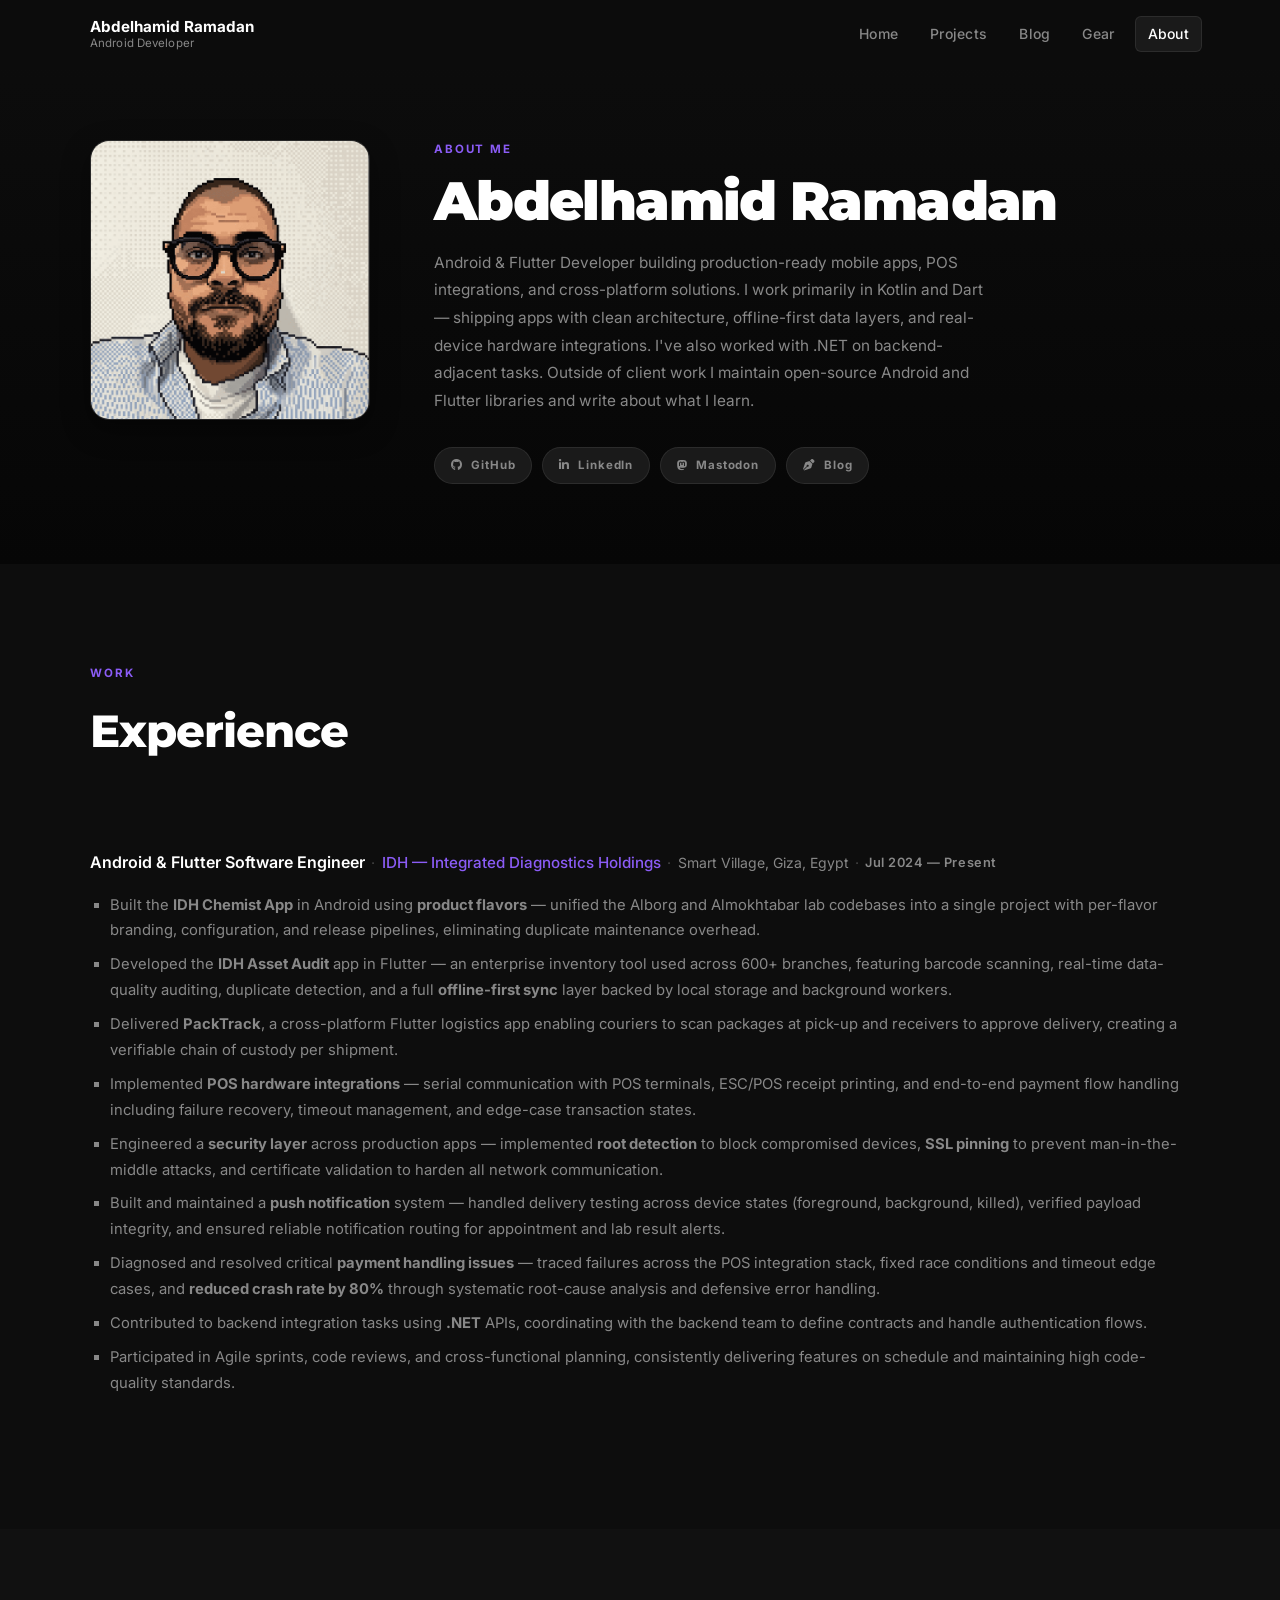
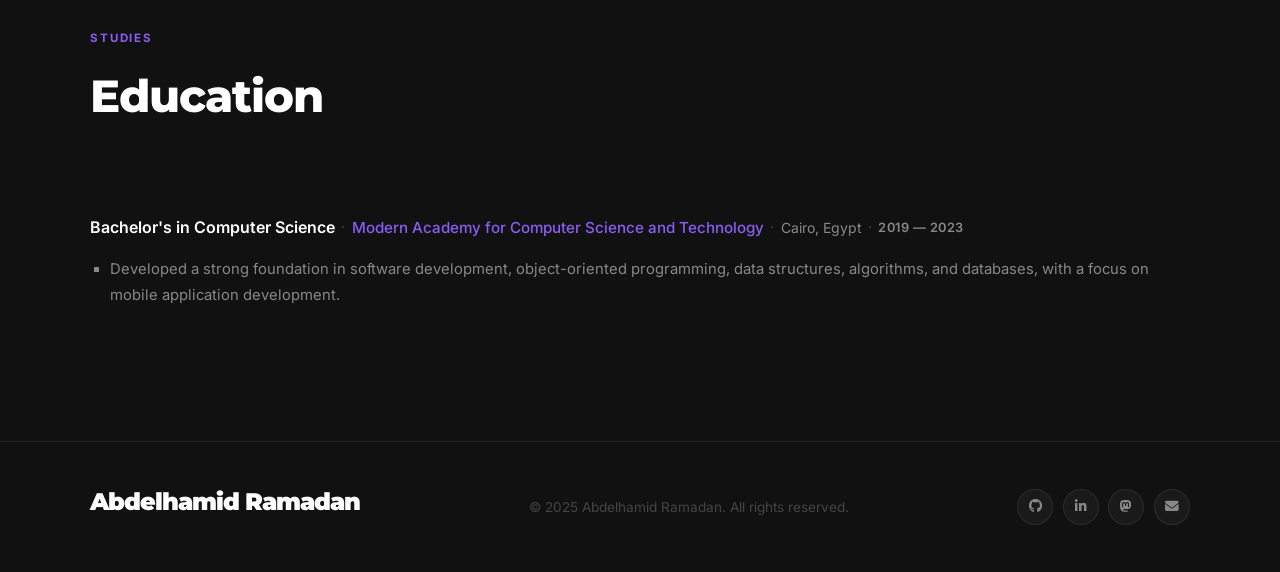
<file: about.html>
<!DOCTYPE html>
<html lang="en">
<head>
  <meta charset="utf-8">
  <meta name="viewport" content="width=device-width, initial-scale=1">
  <title>About | Abdelhamid Ramadan</title>
  <link rel="icon" type="image/png" href="images/profile.png">
  <link rel="stylesheet" href="https://cdnjs.cloudflare.com/ajax/libs/font-awesome/6.4.0/css/all.min.css">
  <link href="https://fonts.googleapis.com/css2?family=Inter:wght@300;400;500;600;700;800;900&family=Montserrat:wght@700;800;900&display=swap" rel="stylesheet">
  <link rel="stylesheet" href="https://unpkg.com/aos@2.3.1/dist/aos.css">
  <link rel="stylesheet" href="style.css">
</head>
<body>

  <nav class="top-nav scrolled" id="topNav">
    <div class="nav-container">
      <a href="index.html" class="nav-logo">
        Abdelhamid Ramadan <span class="nav-logo-role">Android Developer</span>
      </a>
      <div class="nav-links">
        <a href="index.html"    class="nav-link">Home</a>
        <a href="projects.html" class="nav-link">Projects</a>
        <a href="blog.html"     class="nav-link">Blog</a>
        <a href="gear.html"     class="nav-link">Gear</a>
        <a href="about.html"    class="nav-link active">About</a>
      </div>
      <div class="nav-toggle" id="navToggle">
        <span></span>
        <span></span>
        <span></span>
      </div>
    </div>
  </nav>

  <div class="mobile-menu" id="mobileMenu">
    <a href="index.html"    class="mobile-link">Home</a>
    <a href="projects.html" class="mobile-link">Projects</a>
    <a href="blog.html"     class="mobile-link">Blog</a>
    <a href="gear.html"     class="mobile-link">Gear</a>
    <a href="about.html"    class="mobile-link">About</a>
  </div>

  <!-- ===== HERO ===== -->
  <section class="about-page-hero">
    <div class="about-page-container">
      <img
        src="images/profile.png"
        alt="Abdelhamid Ramadan"
        class="about-portrait"
        data-aos="fade-up"
      >
      <div class="about-intro" data-aos="fade-up" data-aos-delay="100">
        <div class="section-label">ABOUT ME</div>
        <h1 class="about-page-name">Abdelhamid Ramadan</h1>
        <p class="about-page-bio">
          Android &amp; Flutter Developer building production-ready mobile apps, POS integrations, and cross-platform solutions.
          I work primarily in Kotlin and Dart — shipping apps with clean architecture, offline-first data layers, and real-device hardware integrations.
          I've also worked with .NET on backend-adjacent tasks.
          Outside of client work I maintain open-source Android and Flutter libraries and write about what I learn.
        </p>
        <div class="about-page-socials">
          <a href="https://github.com/AbdelhamidDash" class="social-pill" target="_blank" rel="noopener noreferrer">
            <i class="fab fa-github"></i> GitHub
          </a>
          <a href="https://www.linkedin.com/in/abdelhamidr/" class="social-pill" target="_blank" rel="noopener noreferrer">
            <i class="fab fa-linkedin-in"></i> LinkedIn
          </a>
          <a href="https://mastodon.social/@AbdehamidDash" class="social-pill" target="_blank" rel="noopener noreferrer">
            <i class="fab fa-mastodon"></i> Mastodon
          </a>
          <a href="https://abdelhamidr.hashnode.dev/" class="social-pill" target="_blank" rel="noopener noreferrer">
            <i class="fas fa-pen-nib"></i> Blog
          </a>
        </div>
      </div>
    </div>
  </section>

  <!-- ===== EXPERIENCE ===== -->
  <section class="section">
    <div class="section-container">
      <div class="section-label" data-aos="fade-up">WORK</div>
      <h2 class="section-title" data-aos="fade-up" data-aos-delay="50">Experience</h2>

      <div class="about-exp-list">

        <div class="about-exp-entry" data-aos="fade-up" data-aos-delay="100">
          <div class="about-exp-meta">
            <span class="about-exp-role">Android &amp; Flutter Software Engineer</span>
            <span class="about-exp-divider">·</span>
            <a href="https://www.idhcorp.com" class="about-exp-company" target="_blank" rel="noopener noreferrer">IDH — Integrated Diagnostics Holdings</a>
            <span class="about-exp-divider">·</span>
            <span class="about-exp-location">Smart Village, Giza, Egypt</span>
            <span class="about-exp-divider">·</span>
            <span class="about-exp-date">Jul 2024 — Present</span>
          </div>
          <ul class="about-exp-bullets">
            <li>Built the <strong>IDH Chemist App</strong> in Android using <strong>product flavors</strong> — unified the Alborg and Almokhtabar lab codebases into a single project with per-flavor branding, configuration, and release pipelines, eliminating duplicate maintenance overhead.</li>
            <li>Developed the <strong>IDH Asset Audit</strong> app in Flutter — an enterprise inventory tool used across 600+ branches, featuring barcode scanning, real-time data-quality auditing, duplicate detection, and a full <strong>offline-first sync</strong> layer backed by local storage and background workers.</li>
            <li>Delivered <strong>PackTrack</strong>, a cross-platform Flutter logistics app enabling couriers to scan packages at pick-up and receivers to approve delivery, creating a verifiable chain of custody per shipment.</li>
            <li>Implemented <strong>POS hardware integrations</strong> — serial communication with POS terminals, ESC/POS receipt printing, and end-to-end payment flow handling including failure recovery, timeout management, and edge-case transaction states.</li>
            <li>Engineered a <strong>security layer</strong> across production apps — implemented <strong>root detection</strong> to block compromised devices, <strong>SSL pinning</strong> to prevent man-in-the-middle attacks, and certificate validation to harden all network communication.</li>
            <li>Built and maintained a <strong>push notification</strong> system — handled delivery testing across device states (foreground, background, killed), verified payload integrity, and ensured reliable notification routing for appointment and lab result alerts.</li>
            <li>Diagnosed and resolved critical <strong>payment handling issues</strong> — traced failures across the POS integration stack, fixed race conditions and timeout edge cases, and <strong>reduced crash rate by 80%</strong> through systematic root-cause analysis and defensive error handling.</li>
            <li>Contributed to backend integration tasks using <strong>.NET</strong> APIs, coordinating with the backend team to define contracts and handle authentication flows.</li>
            <li>Participated in Agile sprints, code reviews, and cross-functional planning, consistently delivering features on schedule and maintaining high code-quality standards.</li>
          </ul>
        </div>

      </div>
    </div>
  </section>

  <!-- ===== EDUCATION ===== -->
  <section class="section section-alt">
    <div class="section-container">
      <div class="section-label" data-aos="fade-up">STUDIES</div>
      <h2 class="section-title" data-aos="fade-up" data-aos-delay="50">Education</h2>

      <div class="about-exp-list">

        <div class="about-exp-entry" data-aos="fade-up" data-aos-delay="100">
          <div class="about-exp-meta">
            <span class="about-exp-role">Bachelor's in Computer Science</span>
            <span class="about-exp-divider">·</span>
            <span class="about-exp-company">Modern Academy for Computer Science and Technology</span>
            <span class="about-exp-divider">·</span>
            <span class="about-exp-location">Cairo, Egypt</span>
            <span class="about-exp-divider">·</span>
            <span class="about-exp-date">2019 — 2023</span>
          </div>
          <ul class="about-exp-bullets">
            <li>Developed a strong foundation in software development, object-oriented programming, data structures, algorithms, and databases, with a focus on mobile application development.</li>
          </ul>
        </div>

      </div>
    </div>
  </section>


  <!-- ===== FOOTER ===== -->
  <footer class="site-footer">
    <div class="footer-container">
      <span class="footer-logo">Abdelhamid Ramadan</span>
      <p class="footer-text">© 2025 Abdelhamid Ramadan. All rights reserved.</p>
      <div class="footer-socials">
        <a href="https://github.com/AbdelhamidDash" class="social-link" aria-label="GitHub" target="_blank" rel="noopener noreferrer"><i class="fab fa-github"></i></a>
        <a href="https://www.linkedin.com/in/abdelhamidr/" class="social-link" aria-label="LinkedIn" target="_blank" rel="noopener noreferrer"><i class="fab fa-linkedin-in"></i></a>
        <a href="https://mastodon.social/@AbdehamidDash" class="social-link" aria-label="Mastodon" target="_blank" rel="noopener noreferrer"><i class="fab fa-mastodon"></i></a>
        <a href="mailto:abdelhamydRamadan@gmail.com" class="social-link" aria-label="Email"><i class="fas fa-envelope"></i></a>
      </div>
    </div>
  </footer>

  <script src="https://unpkg.com/aos@2.3.1/dist/aos.js"></script>
  <script>
    AOS.init({ duration: 750, once: true, offset: 80 });

    const toggle = document.getElementById('navToggle');
    const mobileMenu = document.getElementById('mobileMenu');
    toggle.addEventListener('click', () => {
      mobileMenu.classList.toggle('open');
      toggle.classList.toggle('active');
    });

    document.querySelectorAll('.mobile-link').forEach(link => {
      link.addEventListener('click', () => {
        mobileMenu.classList.remove('open');
        toggle.classList.remove('active');
      });
    });

    window.addEventListener('scroll', () => {
      document.getElementById('topNav').classList.toggle('scrolled', window.scrollY > 20);
    });
  </script>
</body>
</html>
</file>
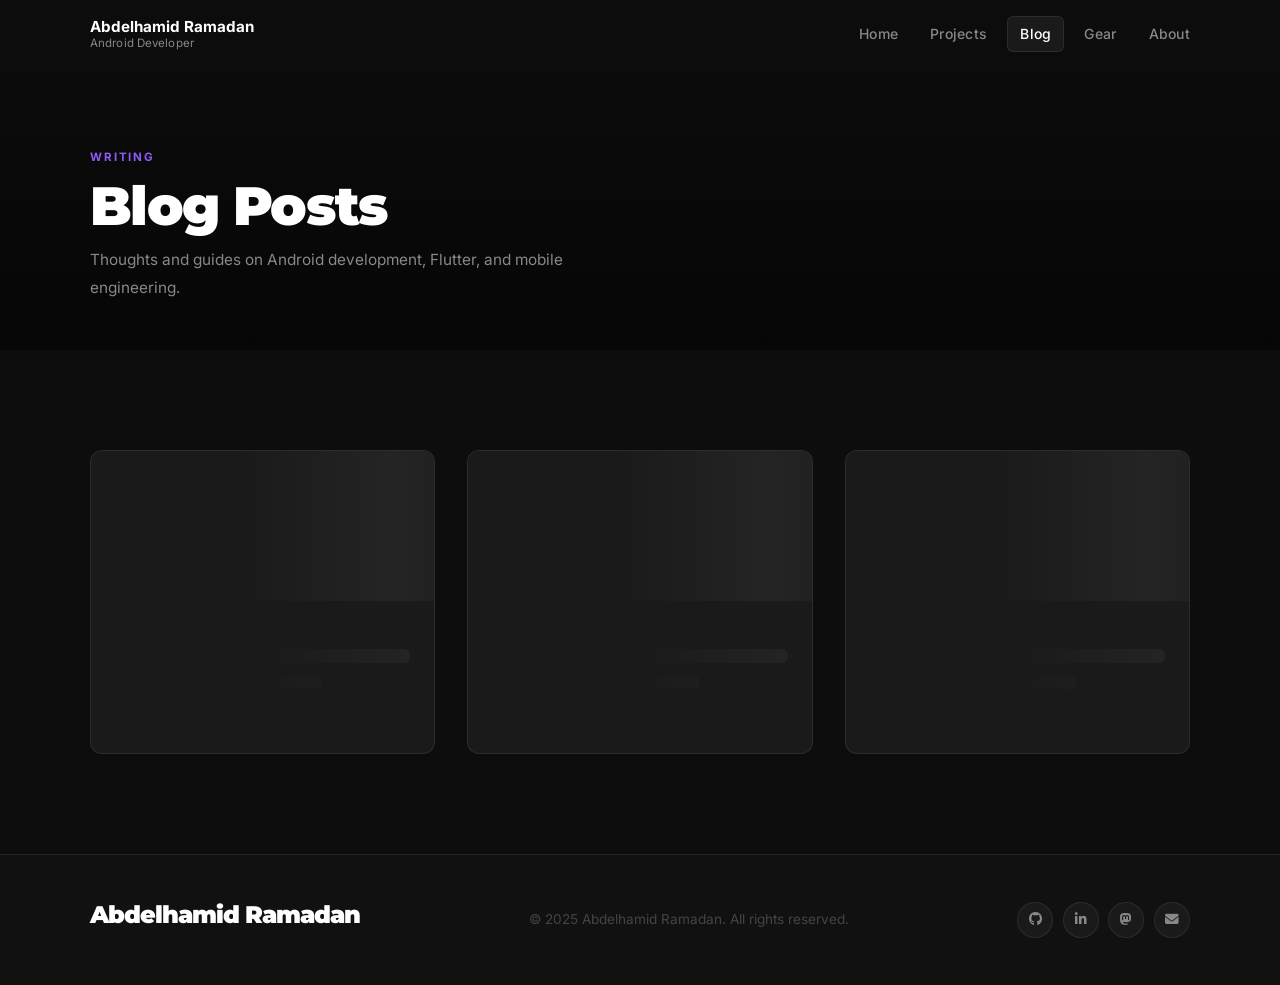
<file: blog.html>
<!DOCTYPE html>
<html lang="en">
<head>
  <meta charset="utf-8">
  <meta name="viewport" content="width=device-width, initial-scale=1">
  <title>Blog | Abdelhamid Ramadan</title>
  <link rel="icon" type="image/png" href="images/profile.png">
  <link rel="stylesheet" href="https://cdnjs.cloudflare.com/ajax/libs/font-awesome/6.4.0/css/all.min.css">
  <link href="https://fonts.googleapis.com/css2?family=Inter:wght@300;400;500;600;700;800;900&family=Montserrat:wght@700;800;900&display=swap" rel="stylesheet">
  <link rel="stylesheet" href="https://unpkg.com/aos@2.3.1/dist/aos.css">
  <link rel="stylesheet" href="style.css">
</head>
<body>

  <!-- Navigation -->
  <nav class="top-nav scrolled" id="topNav">
    <div class="nav-container">
      <a href="index.html" class="nav-logo">
        Abdelhamid Ramadan <span class="nav-logo-role">Android Developer</span>
      </a>
      <div class="nav-links">
        <a href="index.html"    class="nav-link">Home</a>
        <a href="projects.html" class="nav-link">Projects</a>
        <a href="blog.html"     class="nav-link active">Blog</a>
        <a href="gear.html"     class="nav-link">Gear</a>
        <a href="about.html"    class="nav-link">About</a>
      </div>
      <div class="nav-toggle" id="navToggle">
        <span></span><span></span><span></span>
      </div>
    </div>
  </nav>

  <!-- Mobile Menu -->
  <div class="mobile-menu" id="mobileMenu">
    <a href="index.html"    class="mobile-link">Home</a>
    <a href="projects.html" class="mobile-link">Projects</a>
    <a href="blog.html"     class="mobile-link">Blog</a>
    <a href="gear.html"     class="mobile-link">Gear</a>
    <a href="about.html"    class="mobile-link">About</a>
  </div>

  <!-- ===== PAGE HEADER ===== -->
  <section class="page-hero">
    <div class="section-container">
      <div class="section-label" data-aos="fade-up">WRITING</div>
      <h1 class="page-hero-title" data-aos="fade-up" data-aos-delay="50">Blog Posts</h1>
      <p class="page-hero-desc" data-aos="fade-up" data-aos-delay="100">
        Thoughts and guides on Android development, Flutter, and mobile engineering.
      </p>
    </div>
  </section>

  <!-- ===== POSTS GRID ===== -->
  <section class="section">
    <div class="section-container">
      <div class="blog-grid" id="blogGrid">
        <!-- Skeleton loaders -->
        <article class="writing-card writing-skeleton">
          <div class="writing-img-wrap skeleton-img"></div>
          <div class="writing-body">
            <div class="skeleton-line skeleton-line--short"></div>
            <div class="skeleton-line"></div>
            <div class="skeleton-line skeleton-line--med"></div>
            <div class="skeleton-line skeleton-line--short"></div>
          </div>
        </article>
        <article class="writing-card writing-skeleton">
          <div class="writing-img-wrap skeleton-img"></div>
          <div class="writing-body">
            <div class="skeleton-line skeleton-line--short"></div>
            <div class="skeleton-line"></div>
            <div class="skeleton-line skeleton-line--med"></div>
            <div class="skeleton-line skeleton-line--short"></div>
          </div>
        </article>
        <article class="writing-card writing-skeleton">
          <div class="writing-img-wrap skeleton-img"></div>
          <div class="writing-body">
            <div class="skeleton-line skeleton-line--short"></div>
            <div class="skeleton-line"></div>
            <div class="skeleton-line skeleton-line--med"></div>
            <div class="skeleton-line skeleton-line--short"></div>
          </div>
        </article>
      </div>
      <p id="blogEmpty" style="display:none;color:var(--text-muted);font-size:0.95rem;margin-top:2rem;">No posts published yet.</p>
    </div>
  </section>

  <!-- ===== FOOTER ===== -->
  <footer class="site-footer">
    <div class="footer-container">
      <span class="footer-logo">Abdelhamid Ramadan</span>
      <p class="footer-text">© 2025 Abdelhamid Ramadan. All rights reserved.</p>
      <div class="footer-socials">
        <a href="https://github.com/AbdelhamidDash" class="social-link" aria-label="GitHub" target="_blank" rel="noopener noreferrer"><i class="fab fa-github"></i></a>
        <a href="https://www.linkedin.com/in/abdelhamidr/" class="social-link" aria-label="LinkedIn" target="_blank" rel="noopener noreferrer"><i class="fab fa-linkedin-in"></i></a>
        <a href="https://mastodon.social/@AbdehamidDash" class="social-link" aria-label="Mastodon" target="_blank" rel="noopener noreferrer"><i class="fab fa-mastodon"></i></a>
        <a href="mailto:abdelhamydRamadan@gmail.com" class="social-link" aria-label="Email"><i class="fas fa-envelope"></i></a>
      </div>
    </div>
  </footer>

  <script src="https://unpkg.com/aos@2.3.1/dist/aos.js"></script>
  <script>
    AOS.init({ duration: 750, once: true, offset: 80 });
    const toggle = document.getElementById('navToggle');
    const mobileMenu = document.getElementById('mobileMenu');
    toggle.addEventListener('click', () => {
      mobileMenu.classList.toggle('open');
      toggle.classList.toggle('active');
    });
    document.querySelectorAll('.mobile-link').forEach(link => {
      link.addEventListener('click', () => {
        mobileMenu.classList.remove('open');
        toggle.classList.remove('active');
      });
    });
    window.addEventListener('scroll', () => {
      document.getElementById('topNav').classList.toggle('scrolled', window.scrollY > 20);
    });

    // ── Hashnode dynamic posts ──────────────────────────────────
    (async function loadBlogPosts() {
      const HASHNODE_GQL = 'https://gql.hashnode.com';
      const BLOG_HOST    = 'abdelhamidr.hashnode.dev';

      const query = `{
        publication(host: "${BLOG_HOST}") {
          posts(first: 20) {
            edges {
              node {
                title
                brief
                slug
                publishedAt
                readTimeInMinutes
                coverImage { url }
              }
            }
          }
        }
      }`;

      function formatDate(iso) {
        return new Date(iso).toLocaleDateString('en-US', {
          month: 'short', day: 'numeric', year: 'numeric'
        }).toUpperCase();
      }

      function buildCard(post, index) {
        const url   = `https://${BLOG_HOST}/${post.slug}`;
        const date  = formatDate(post.publishedAt);
        const mins  = post.readTimeInMinutes || '?';
        const delay = (index % 6) * 50;

        const rawUrl = post.coverImage?.url || '';
        const imgUrl = rawUrl ? rawUrl.replace(/\?.*$/, '') + '?w=600&auto=compress,format' : '';
        const imgHtml = imgUrl
          ? `<img src="${imgUrl}" alt="${post.title.replace(/"/g,'&quot;')}" class="writing-img" loading="lazy" decoding="async">`
          : `<div style="width:100%;aspect-ratio:16/7;background:var(--card-bg);display:flex;align-items:center;justify-content:center;">
               <i class="fas fa-pen-nib" style="font-size:2rem;color:var(--text-dim);"></i>
             </div>`;

        return `
          <article class="writing-card" data-aos="fade-up" data-aos-delay="${delay}">
            <a href="${url}" target="_blank" rel="noopener noreferrer" class="writing-img-wrap">${imgHtml}</a>
            <div class="writing-body">
              <div class="writing-meta">${date} <span class="writing-dot">•</span> ${mins} MIN READ</div>
              <h3 class="writing-title">${post.title}</h3>
              <a href="${url}" target="_blank" rel="noopener noreferrer" class="writing-read-link">READ ARTICLE</a>
            </div>
          </article>`;
      }

      try {
        const res   = await fetch(HASHNODE_GQL, {
          method: 'POST',
          headers: { 'Content-Type': 'application/json' },
          body: JSON.stringify({ query })
        });
        const json  = await res.json();
        const posts = json?.data?.publication?.posts?.edges?.map(e => e.node) || [];
        const grid  = document.getElementById('blogGrid');

        if (posts.length === 0) {
          grid.innerHTML = '';
          document.getElementById('blogEmpty').style.display = 'block';
          return;
        }

        grid.innerHTML = posts.map((p, i) => buildCard(p, i)).join('');
        AOS.refresh();
      } catch (err) {
        console.error('Failed to load blog posts:', err);
      }
    })();
  </script>
</body>
</html>
</file>
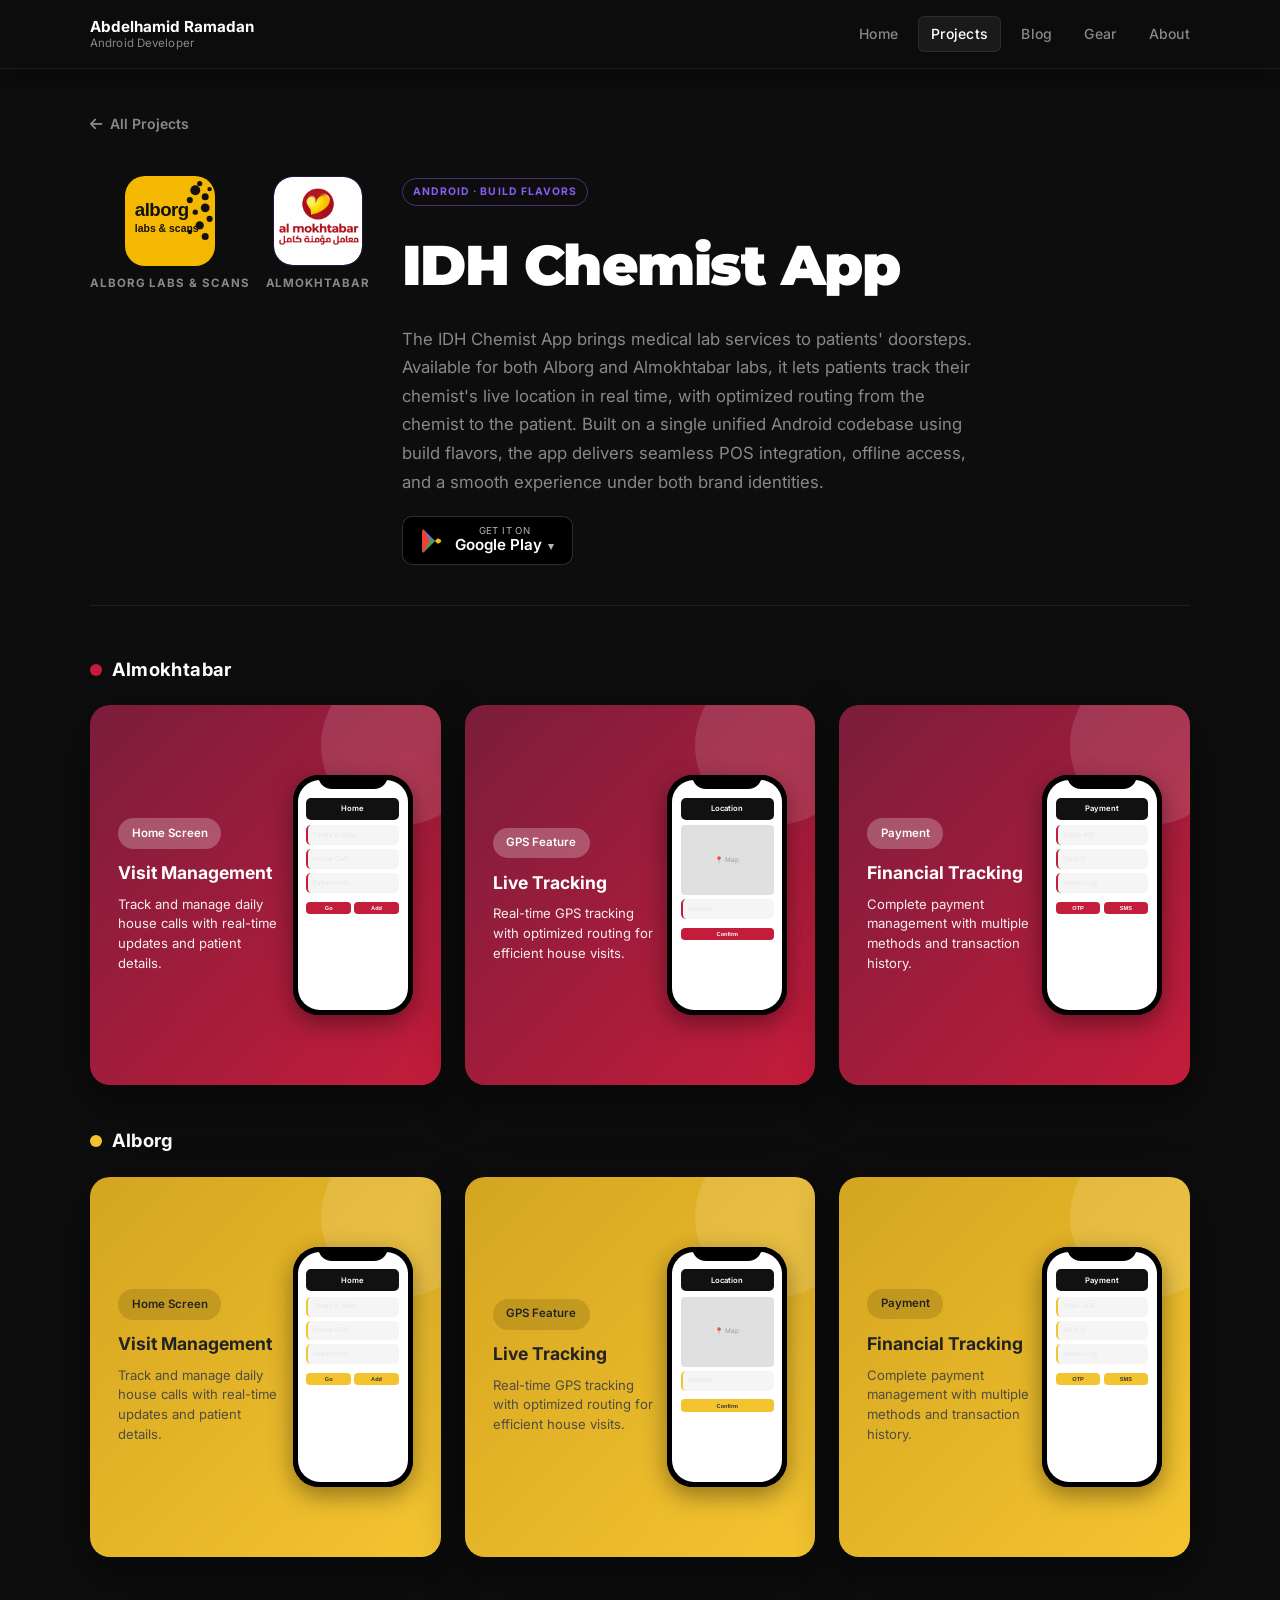
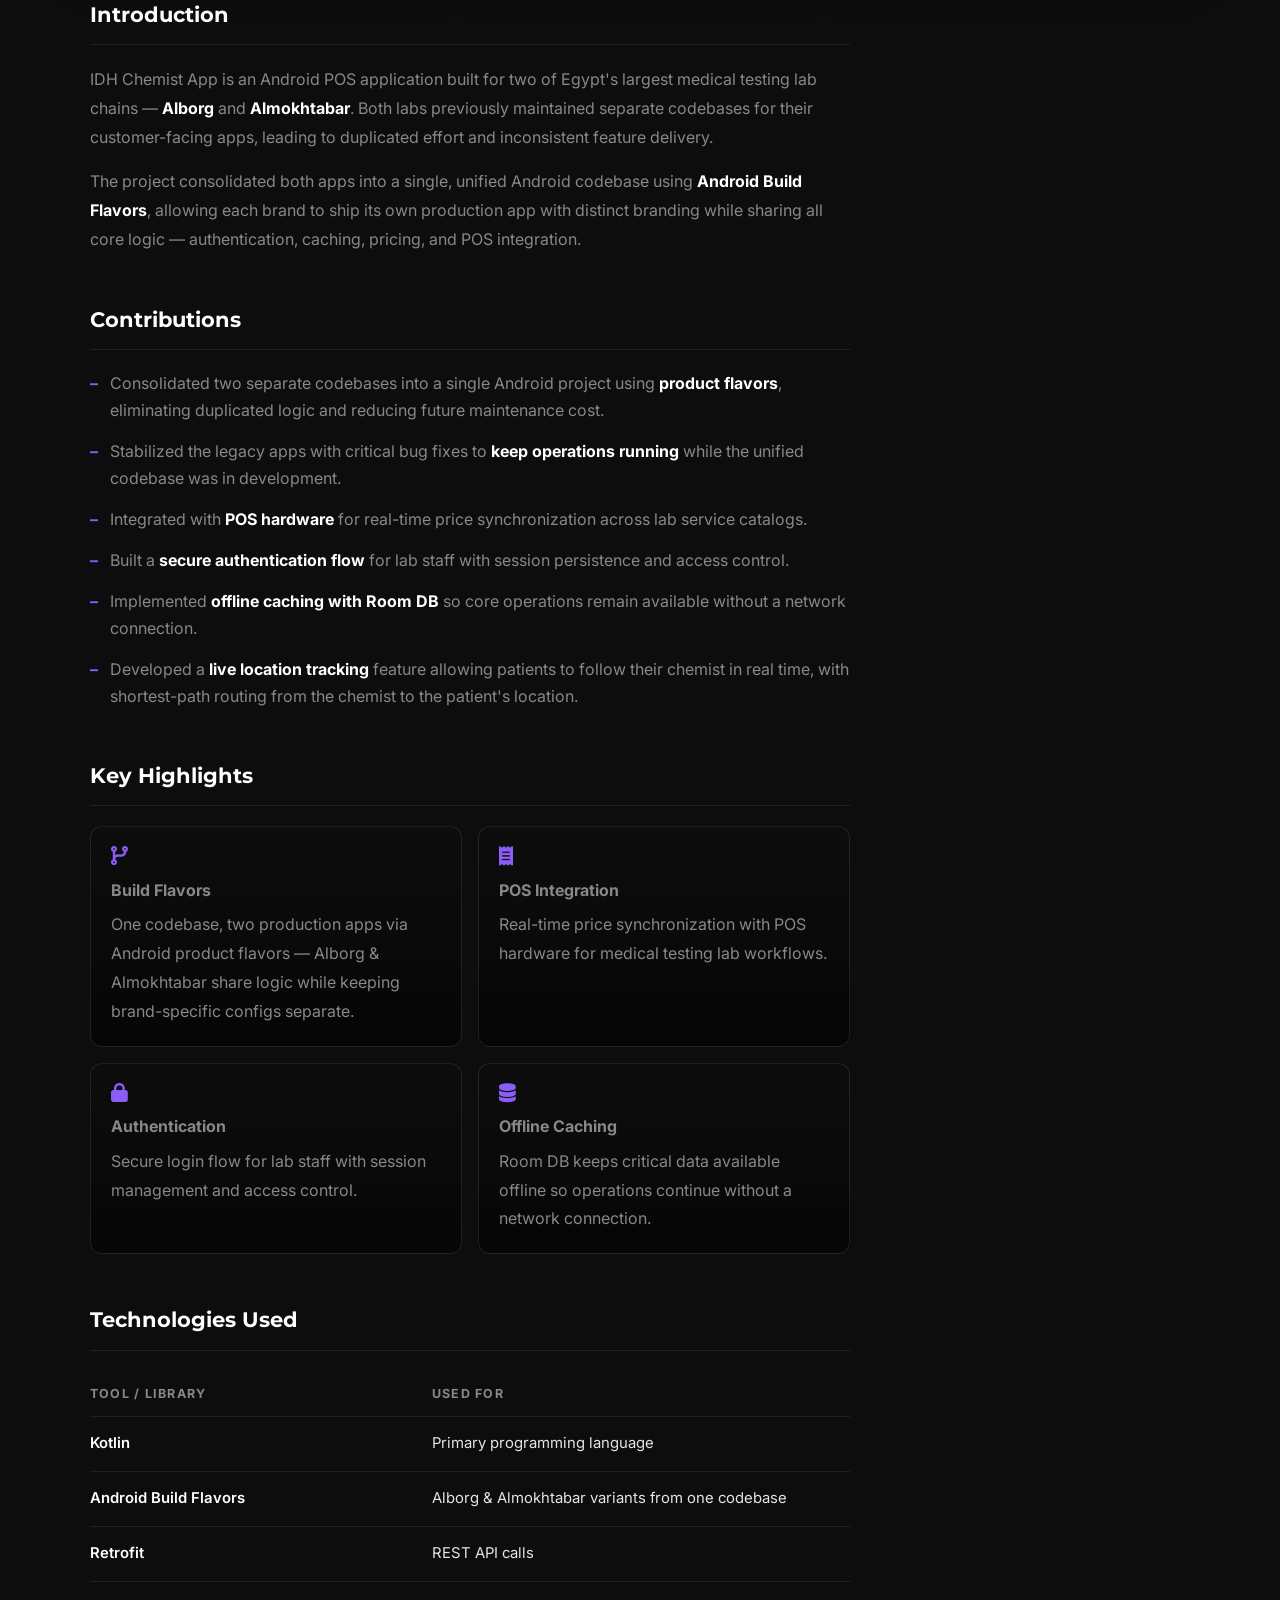
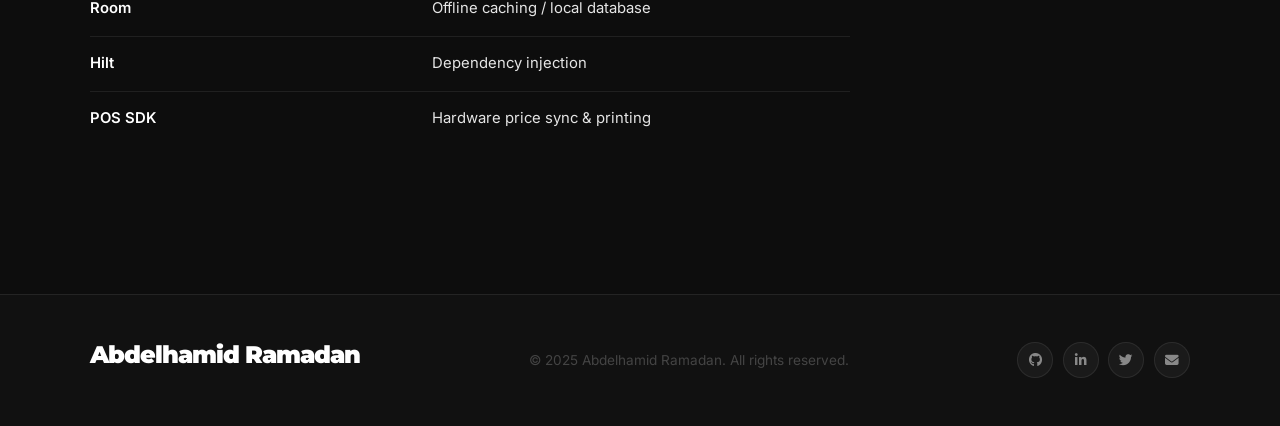
<file: chemist-app.html>
<!DOCTYPE html>
<html lang="en">
<head>
  <meta charset="utf-8">
  <meta name="viewport" content="width=device-width, initial-scale=1">
  <title>IDH Chemist App | Abdelhamid Ramadan</title>
  <link rel="icon" type="image/png" href="images/profile.png">
  <link rel="stylesheet" href="https://cdnjs.cloudflare.com/ajax/libs/font-awesome/6.4.0/css/all.min.css">
  <link href="https://fonts.googleapis.com/css2?family=Inter:wght@300;400;500;600;700;800;900&family=Montserrat:wght@700;800;900&display=swap" rel="stylesheet">
  <link rel="stylesheet" href="style.css">
  <link rel="stylesheet" href="projects.css">
</head>
<body>

  <!-- Navigation -->
  <nav class="top-nav scrolled" id="topNav">
    <div class="nav-container">
      <a href="index.html" class="nav-logo">
        Abdelhamid Ramadan <span class="nav-logo-role">Android Developer</span>
      </a>
      <div class="nav-links">
        <a href="index.html"    class="nav-link">Home</a>
        <a href="projects.html" class="nav-link active">Projects</a>
        <a href="blog.html"     class="nav-link">Blog</a>
        <a href="gear.html"     class="nav-link">Gear</a>
        <a href="about.html"    class="nav-link">About</a>
      </div>
      <div class="nav-toggle" id="navToggle">
        <span></span><span></span><span></span>
      </div>
    </div>
  </nav>

  <!-- Mobile Menu -->
  <div class="mobile-menu" id="mobileMenu">
    <a href="index.html"    class="mobile-link">Home</a>
    <a href="projects.html" class="mobile-link">Projects</a>
    <a href="blog.html"     class="mobile-link">Blog</a>
    <a href="gear.html"     class="mobile-link">Gear</a>
    <a href="about.html"    class="mobile-link">About</a>
  </div>

  <main class="sp-main">
    <div class="section-container">

      <!-- Back link -->
      <a href="projects.html" class="sp-back">
        <i class="fas fa-arrow-left"></i> All Projects
      </a>

      <!-- Project Hero -->
      <div class="sp-hero">
        <div class="sp-flavors">
          <div class="sp-flavor-item">
            <div class="sp-icon" style="background:#F5B800; border-color:rgba(245,184,0,0.4); overflow:hidden; padding:0;">
              <svg width="100%" height="100%" viewBox="0 0 80 80" xmlns="http://www.w3.org/2000/svg">
                <rect width="80" height="80" fill="#F5B800"/>
                <!-- alborg text -->
                <text x="8" y="35" font-family="Arial Black,Arial" font-weight="900" font-size="17" fill="#111" letter-spacing="-0.5">alborg</text>
                <!-- labs & scans text -->
                <text x="8" y="50" font-family="Arial,sans-serif" font-weight="700" font-size="9.5" fill="#111">labs &amp; scans</text>
                <!-- dots pattern top-right -->
                <circle cx="63" cy="12" r="4.5" fill="#111"/>
                <circle cx="72" cy="18" r="3.2" fill="#111"/>
                <circle cx="67" cy="6"  r="2.4" fill="#111"/>
                <circle cx="76" cy="11" r="2"   fill="#111"/>
                <circle cx="58" cy="21" r="2.8" fill="#111"/>
                <circle cx="72" cy="28" r="4"   fill="#111"/>
                <circle cx="63" cy="32" r="2.4" fill="#111"/>
                <circle cx="76" cy="38" r="2.8" fill="#111"/>
                <circle cx="67" cy="44" r="3.8" fill="#111"/>
                <circle cx="58" cy="50" r="2"   fill="#111"/>
                <circle cx="72" cy="54" r="3.2" fill="#111"/>
              </svg>
            </div>
            <span class="sp-flavor-label">Alborg Labs &amp; Scans</span>
          </div>
          <div class="sp-flavor-item">
            <div class="sp-icon" style="background:#000; border-color:rgba(139,92,246,0.25); overflow:hidden; padding:0;">
              <img src="images/almokhtabar-logo.png" alt="Almokhtabar logo" style="width:100%; height:100%; object-fit:cover; border-radius:18px;">
            </div>
            <span class="sp-flavor-label">Almokhtabar</span>
          </div>
        </div>

        <div class="sp-hero-text">
          <span class="card-badge" style="margin-bottom:.75rem; display:inline-block;">
            ANDROID &middot; BUILD FLAVORS
          </span>
          <h1 class="sp-title">IDH Chemist App</h1>
          <p class="sp-subtitle">
            The IDH Chemist App brings medical lab services to patients' doorsteps. Available for both Alborg and Almokhtabar labs, it lets patients track their chemist's live location in real time, with optimized routing from the chemist to the patient. Built on a single unified Android codebase using build flavors, the app delivers seamless POS integration, offline access, and a smooth experience under both brand identities.
          </p>

          <!-- Store Badges -->
          <div class="sp-store-badges">
            <!-- <a href="#" class="store-badge" target="_blank" rel="noopener" aria-label="Download on the App Store">
              <svg class="store-badge-icon" viewBox="0 0 24 24" xmlns="http://www.w3.org/2000/svg"><path fill="white" d="M18.71 19.5c-.83 1.24-1.71 2.45-3.05 2.47-1.34.03-1.77-.79-3.29-.79-1.53 0-2 .77-3.27.82-1.31.05-2.3-1.32-3.14-2.53C4.25 17 2.94 12.45 4.7 9.39c.87-1.52 2.43-2.48 4.12-2.51 1.28-.02 2.5.87 3.29.87.78 0 2.26-1.07 3.8-.91.65.03 2.47.26 3.64 1.98-.09.06-2.17 1.28-2.15 3.81.03 3.02 2.65 4.03 2.68 4.04-.03.07-.42 1.44-1.38 2.83M13 3.5c.73-.83 1.94-1.46 2.94-1.5.13 1.17-.34 2.35-1.04 3.19-.69.85-1.83 1.51-2.95 1.42-.15-1.15.41-2.35 1.05-3.11z"/></svg>
              <div class="store-badge-text">
                <span class="store-badge-sub">Download on the</span>
                <span class="store-badge-main">App Store</span>
              </div>
            </a> -->

            <div class="badge-picker-wrap">
              <button class="store-badge badge-picker-trigger" aria-expanded="false" aria-haspopup="true" aria-label="Get it on Google Play — choose flavor">
                <svg class="store-badge-icon" viewBox="0 0 24 24" xmlns="http://www.w3.org/2000/svg"><path fill="#EA4335" d="M3.18 23.76A2 2 0 0 1 2 22V2a2 2 0 0 1 1.18-1.76l11.65 11.65z"/><path fill="#FBBC05" d="M20.32 10.6l-2.5-1.43-3 2.83 3 2.83 2.53-1.45a1.63 1.63 0 0 0 0-2.78z"/><path fill="#4285F4" d="M3.18.24 14.83 11.89 11.82 14.7 3.18.24z" opacity=".8"/><path fill="#34A853" d="M3.18 23.76l8.64-14.48 3 2.83-11.64 11.65z"/></svg>
                <div class="store-badge-text">
                  <span class="store-badge-sub">GET IT ON</span>
                  <span class="store-badge-main">Google Play <span class="badge-chevron">▾</span></span>
                </div>
              </button>
              <div class="badge-picker-dropdown" hidden>
                <p class="badge-picker-label">Choose your lab:</p>
                <a href="#" class="badge-picker-option almokhtabar-option" target="_blank" rel="noopener">
                  <svg width="18" height="18" viewBox="0 0 24 24" xmlns="http://www.w3.org/2000/svg"><path fill="#EA4335" d="M3.18 23.76A2 2 0 0 1 2 22V2a2 2 0 0 1 1.18-1.76l11.65 11.65z"/><path fill="#FBBC05" d="M20.32 10.6l-2.5-1.43-3 2.83 3 2.83 2.53-1.45a1.63 1.63 0 0 0 0-2.78z"/><path fill="#4285F4" d="M3.18.24 14.83 11.89 11.82 14.7 3.18.24z" opacity=".8"/><path fill="#34A853" d="M3.18 23.76l8.64-14.48 3 2.83-11.64 11.65z"/></svg>
                  <span class="badge-picker-brand">Almokhtabar</span>
                  <span class="badge-picker-store">Google Play</span>
                </a>
                <a href="#" class="badge-picker-option alborg-option" target="_blank" rel="noopener">
                  <svg width="18" height="18" viewBox="0 0 24 24" xmlns="http://www.w3.org/2000/svg"><path fill="#EA4335" d="M3.18 23.76A2 2 0 0 1 2 22V2a2 2 0 0 1 1.18-1.76l11.65 11.65z"/><path fill="#FBBC05" d="M20.32 10.6l-2.5-1.43-3 2.83 3 2.83 2.53-1.45a1.63 1.63 0 0 0 0-2.78z"/><path fill="#4285F4" d="M3.18.24 14.83 11.89 11.82 14.7 3.18.24z" opacity=".8"/><path fill="#34A853" d="M3.18 23.76l8.64-14.48 3 2.83-11.64 11.65z"/></svg>
                  <span class="badge-picker-brand">Alborg</span>
                  <span class="badge-picker-store">Google Play</span>
                </a>
              </div>
            </div>
          </div>
        </div>
      </div>

      <!-- Screenshot Gallery -->
      <div class="sp-showcase">

        <!-- ALMOKHTABAR CARDS -->
        <h2 class="sp-showcase-title"><span class="sp-showcase-dot almokhtabar-dot"></span> Almokhtabar</h2>
        <div class="showcase-grid">
          <div class="sc-card almokhtabar-card">
            <div class="sc-accent"></div>
            <div class="sc-content">
              <div class="sc-text">
                <div class="sc-badge">Home Screen</div>
                <div class="sc-title">Visit Management</div>
                <div class="sc-desc">Track and manage daily house calls with real-time updates and patient details.</div>
              </div>
              <div class="sc-phone">
                <div class="sc-phone-frame">
                  <div class="sc-phone-screen">
                    <div class="sc-phone-body">
                      <div class="sc-screen-header">Home</div>
                      <div class="sc-screen-item sc-red">Today's Visits</div>
                      <div class="sc-screen-item sc-red">House Call</div>
                      <div class="sc-screen-item sc-red">Patient Info</div>
                      <div class="sc-screen-btns">
                        <button class="sc-btn sc-btn-red">Go</button>
                        <button class="sc-btn sc-btn-red">Add</button>
                      </div>
                    </div>
                  </div>
                </div>
              </div>
            </div>
          </div>

          <div class="sc-card almokhtabar-card">
            <div class="sc-accent"></div>
            <div class="sc-content">
              <div class="sc-text">
                <div class="sc-badge">GPS Feature</div>
                <div class="sc-title">Live Tracking</div>
                <div class="sc-desc">Real-time GPS tracking with optimized routing for efficient house visits.</div>
              </div>
              <div class="sc-phone">
                <div class="sc-phone-frame">
                  <div class="sc-phone-screen">
                    <div class="sc-phone-body">
                      <div class="sc-screen-header">Location</div>
                      <div class="sc-map-placeholder">📍 Map</div>
                      <div class="sc-screen-item sc-red">Address</div>
                      <div class="sc-screen-btns">
                        <button class="sc-btn sc-btn-red">Confirm</button>
                      </div>
                    </div>
                  </div>
                </div>
              </div>
            </div>
          </div>

          <div class="sc-card almokhtabar-card">
            <div class="sc-accent"></div>
            <div class="sc-content">
              <div class="sc-text">
                <div class="sc-badge">Payment</div>
                <div class="sc-title">Financial Tracking</div>
                <div class="sc-desc">Complete payment management with multiple methods and transaction history.</div>
              </div>
              <div class="sc-phone">
                <div class="sc-phone-frame">
                  <div class="sc-phone-screen">
                    <div class="sc-phone-body">
                      <div class="sc-screen-header">Payment</div>
                      <div class="sc-screen-item sc-red">Total: 405</div>
                      <div class="sc-screen-item sc-red">Paid: 0</div>
                      <div class="sc-screen-item sc-red">Remaining</div>
                      <div class="sc-screen-btns">
                        <button class="sc-btn sc-btn-red">OTP</button>
                        <button class="sc-btn sc-btn-red">SMS</button>
                      </div>
                    </div>
                  </div>
                </div>
              </div>
            </div>
          </div>
        </div>

        <!-- ALBORG CARDS -->
        <h2 class="sp-showcase-title" style="margin-top:2.5rem;"><span class="sp-showcase-dot alborg-dot"></span> Alborg</h2>
        <div class="showcase-grid">
          <div class="sc-card alborg-card">
            <div class="sc-accent"></div>
            <div class="sc-content">
              <div class="sc-text">
                <div class="sc-badge sc-badge-dark">Home Screen</div>
                <div class="sc-title sc-title-dark">Visit Management</div>
                <div class="sc-desc sc-desc-dark">Track and manage daily house calls with real-time updates and patient details.</div>
              </div>
              <div class="sc-phone">
                <div class="sc-phone-frame">
                  <div class="sc-phone-screen">
                    <div class="sc-phone-body">
                      <div class="sc-screen-header">Home</div>
                      <div class="sc-screen-item sc-yellow">Today's Visits</div>
                      <div class="sc-screen-item sc-yellow">House Call</div>
                      <div class="sc-screen-item sc-yellow">Patient Info</div>
                      <div class="sc-screen-btns">
                        <button class="sc-btn sc-btn-yellow">Go</button>
                        <button class="sc-btn sc-btn-yellow">Add</button>
                      </div>
                    </div>
                  </div>
                </div>
              </div>
            </div>
          </div>

          <div class="sc-card alborg-card">
            <div class="sc-accent"></div>
            <div class="sc-content">
              <div class="sc-text">
                <div class="sc-badge sc-badge-dark">GPS Feature</div>
                <div class="sc-title sc-title-dark">Live Tracking</div>
                <div class="sc-desc sc-desc-dark">Real-time GPS tracking with optimized routing for efficient house visits.</div>
              </div>
              <div class="sc-phone">
                <div class="sc-phone-frame">
                  <div class="sc-phone-screen">
                    <div class="sc-phone-body">
                      <div class="sc-screen-header">Location</div>
                      <div class="sc-map-placeholder">📍 Map</div>
                      <div class="sc-screen-item sc-yellow">Address</div>
                      <div class="sc-screen-btns">
                        <button class="sc-btn sc-btn-yellow">Confirm</button>
                      </div>
                    </div>
                  </div>
                </div>
              </div>
            </div>
          </div>

          <div class="sc-card alborg-card">
            <div class="sc-accent"></div>
            <div class="sc-content">
              <div class="sc-text">
                <div class="sc-badge sc-badge-dark">Payment</div>
                <div class="sc-title sc-title-dark">Financial Tracking</div>
                <div class="sc-desc sc-desc-dark">Complete payment management with multiple methods and transaction history.</div>
              </div>
              <div class="sc-phone">
                <div class="sc-phone-frame">
                  <div class="sc-phone-screen">
                    <div class="sc-phone-body">
                      <div class="sc-screen-header">Payment</div>
                      <div class="sc-screen-item sc-yellow">Total: 405</div>
                      <div class="sc-screen-item sc-yellow">Paid: 0</div>
                      <div class="sc-screen-item sc-yellow">Remaining</div>
                      <div class="sc-screen-btns">
                        <button class="sc-btn sc-btn-yellow">OTP</button>
                        <button class="sc-btn sc-btn-yellow">SMS</button>
                      </div>
                    </div>
                  </div>
                </div>
              </div>
            </div>
          </div>
        </div>

      </div>

      <!-- Body -->
      <div class="sp-body">

        <!-- Introduction -->
        <section class="sp-section">
          <h2 class="sp-section-title">Introduction</h2>
          <p>
            IDH Chemist App is an Android POS application built for two of Egypt's largest medical testing lab chains —
            <strong style="color:var(--white);">Alborg</strong> and <strong style="color:var(--white);">Almokhtabar</strong>.
            Both labs previously maintained separate codebases for their customer-facing apps, leading to duplicated effort
            and inconsistent feature delivery.
          </p>
          <p style="margin-top:1rem;">
            The project consolidated both apps into a single, unified Android codebase using
            <strong style="color:var(--white);">Android Build Flavors</strong>, allowing each brand to ship its own
            production app with distinct branding while sharing all core logic — authentication, caching, pricing, and POS integration.
          </p>
        </section>

        <!-- Contributions -->
        <section class="sp-section">
          <h2 class="sp-section-title">Contributions</h2>
          <ul class="sp-list">
            <li>Consolidated two separate codebases into a single Android project using <strong style="color:var(--white);">product flavors</strong>, eliminating duplicated logic and reducing future maintenance cost.</li>
            <li>Stabilized the legacy apps with critical bug fixes to <strong style="color:var(--white);">keep operations running</strong> while the unified codebase was in development.</li>
            <li>Integrated with <strong style="color:var(--white);">POS hardware</strong> for real-time price synchronization across lab service catalogs.</li>
            <li>Built a <strong style="color:var(--white);">secure authentication flow</strong> for lab staff with session persistence and access control.</li>
            <li>Implemented <strong style="color:var(--white);">offline caching with Room DB</strong> so core operations remain available without a network connection.</li>
            <li>Developed a <strong style="color:var(--white);">live location tracking</strong> feature allowing patients to follow their chemist in real time, with shortest-path routing from the chemist to the patient's location.</li>
          </ul>
        </section>

        <!-- Key Highlights -->
        <section class="sp-section">
          <h2 class="sp-section-title">Key Highlights</h2>
          <div class="sp-highlights">

            <div class="sp-highlight-card">
              <i class="fas fa-code-branch"></i>
              <p class="sp-highlight-title">Build Flavors</p>
              <p class="sp-highlight-desc">One codebase, two production apps via Android product flavors — Alborg &amp; Almokhtabar share logic while keeping brand-specific configs separate.</p>
            </div>

            <div class="sp-highlight-card">
              <i class="fas fa-receipt"></i>
              <p class="sp-highlight-title">POS Integration</p>
              <p class="sp-highlight-desc">Real-time price synchronization with POS hardware for medical testing lab workflows.</p>
            </div>

            <div class="sp-highlight-card">
              <i class="fas fa-lock"></i>
              <p class="sp-highlight-title">Authentication</p>
              <p class="sp-highlight-desc">Secure login flow for lab staff with session management and access control.</p>
            </div>

            <div class="sp-highlight-card">
              <i class="fas fa-database"></i>
              <p class="sp-highlight-title">Offline Caching</p>
              <p class="sp-highlight-desc">Room DB keeps critical data available offline so operations continue without a network connection.</p>
            </div>

          </div>
        </section>

        <!-- Tech Stack -->
        <section class="sp-section">
          <h2 class="sp-section-title">Technologies Used</h2>
          <table class="tech-table">
            <thead>
              <tr>
                <th>Tool / Library</th>
                <th>Used for</th>
              </tr>
            </thead>
            <tbody>
              <tr>
                <td>Kotlin</td>
                <td>Primary programming language</td>
              </tr>
              <tr>
                <td>Android Build Flavors</td>
                <td>Alborg &amp; Almokhtabar variants from one codebase</td>
              </tr>
              <tr>
                <td>Retrofit</td>
                <td>REST API calls</td>
              </tr>
              <tr>
                <td>Room</td>
                <td>Offline caching / local database</td>
              </tr>
              <tr>
                <td>Hilt</td>
                <td>Dependency injection</td>
              </tr>
              <tr>
                <td>POS SDK</td>
                <td>Hardware price sync &amp; printing</td>
              </tr>
            </tbody>
          </table>
        </section>

      </div>
      <!-- /sp-body -->

    </div>
  </main>

  <!-- Footer -->
  <footer class="site-footer">
    <div class="footer-container">
      <span class="footer-logo">Abdelhamid Ramadan</span>
      <p class="footer-text">© 2025 Abdelhamid Ramadan. All rights reserved.</p>
      <div class="footer-socials">
        <a href="#" class="social-link" aria-label="GitHub"><i class="fab fa-github"></i></a>
        <a href="#" class="social-link" aria-label="LinkedIn"><i class="fab fa-linkedin-in"></i></a>
        <a href="#" class="social-link" aria-label="Twitter"><i class="fab fa-twitter"></i></a>
        <a href="#" class="social-link" aria-label="Email"><i class="fas fa-envelope"></i></a>
      </div>
    </div>
  </footer>

  <script>
    const toggle = document.getElementById('navToggle');
    const mobileMenu = document.getElementById('mobileMenu');
    toggle.addEventListener('click', () => {
      mobileMenu.classList.toggle('open');
      toggle.classList.toggle('active');
    });
    document.querySelectorAll('.mobile-link').forEach(l =>
      l.addEventListener('click', () => {
        mobileMenu.classList.remove('open');
        toggle.classList.remove('active');
      })
    );

    // Google Play brand picker
    const pickerTrigger = document.querySelector('.badge-picker-trigger');
    const pickerDropdown = document.querySelector('.badge-picker-dropdown');
    if (pickerTrigger && pickerDropdown) {
      pickerTrigger.addEventListener('click', (e) => {
        e.stopPropagation();
        const isOpen = !pickerDropdown.hidden;
        pickerDropdown.hidden = isOpen;
        pickerTrigger.setAttribute('aria-expanded', String(!isOpen));
      });
      document.addEventListener('click', () => {
        pickerDropdown.hidden = true;
        pickerTrigger.setAttribute('aria-expanded', 'false');
      });
      document.addEventListener('keydown', (e) => {
        if (e.key === 'Escape') {
          pickerDropdown.hidden = true;
          pickerTrigger.setAttribute('aria-expanded', 'false');
        }
      });
    }
  </script>
</body>
</html>
</file>
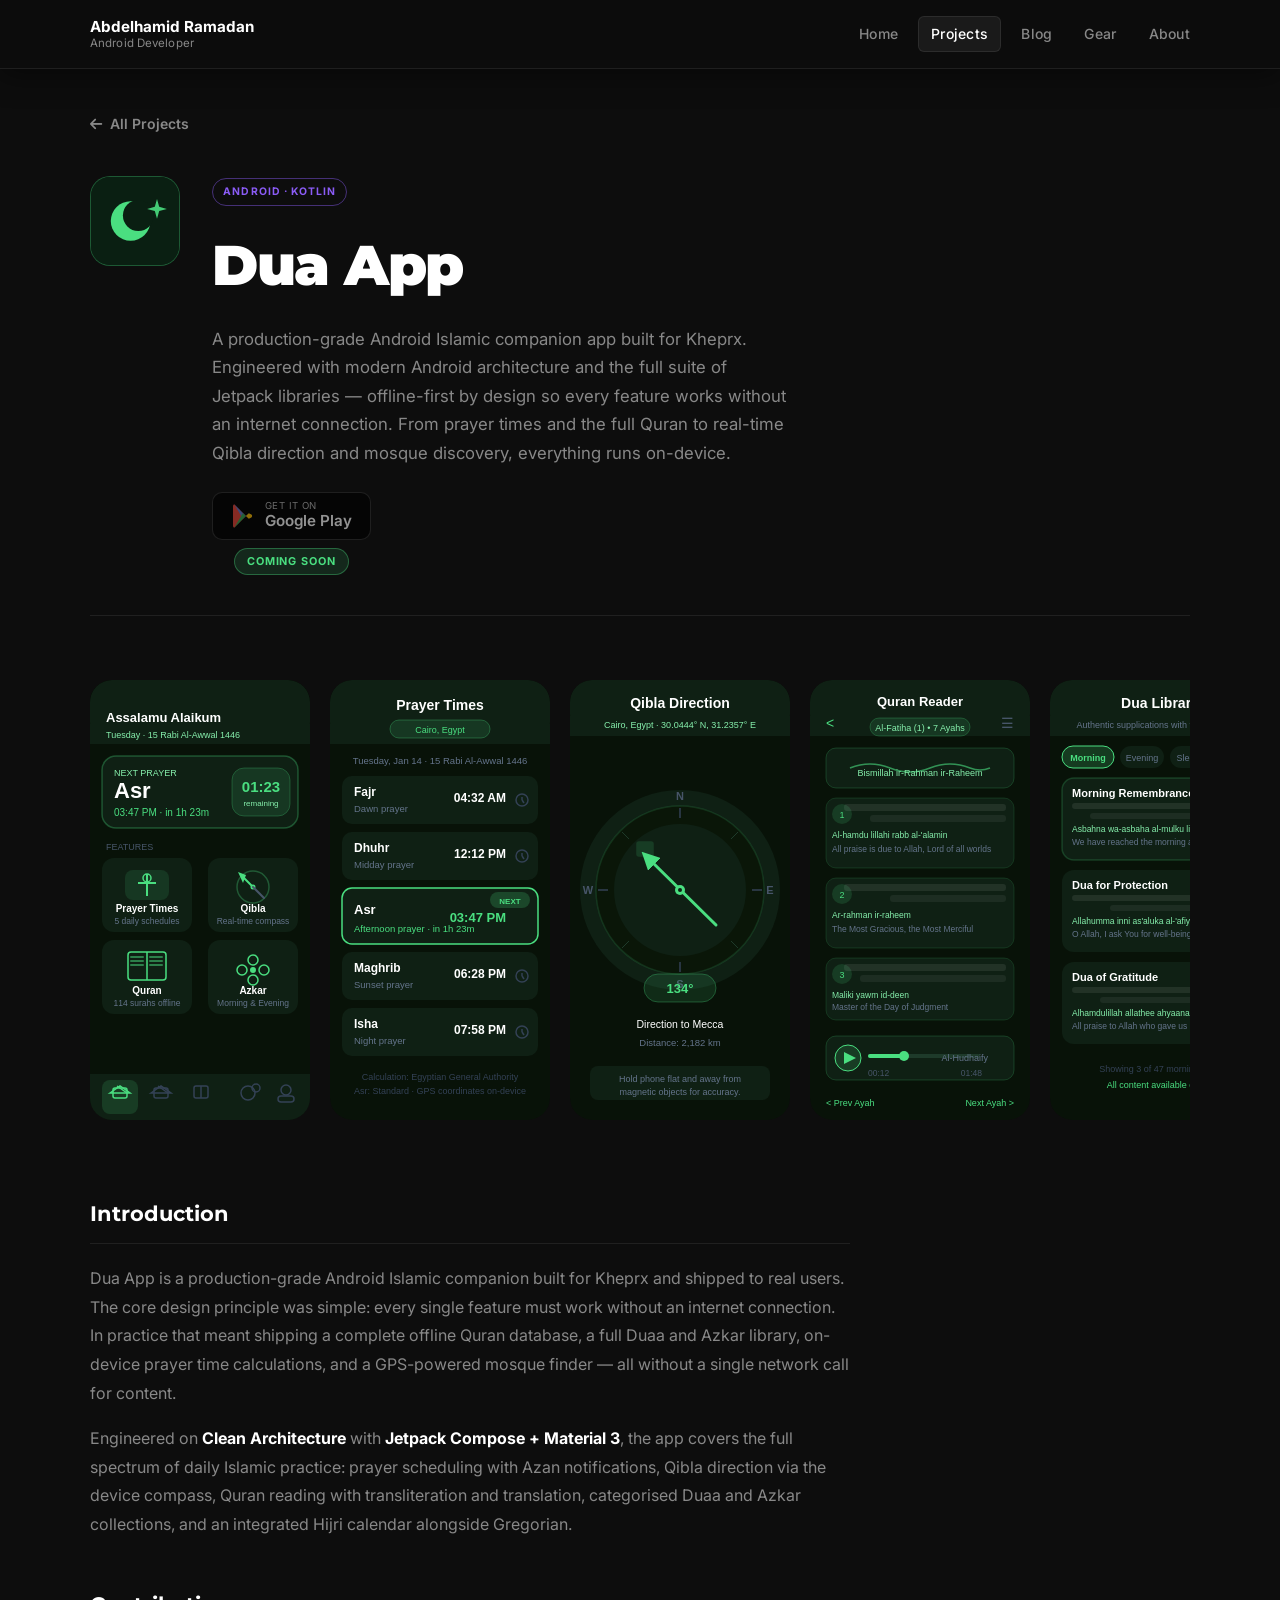
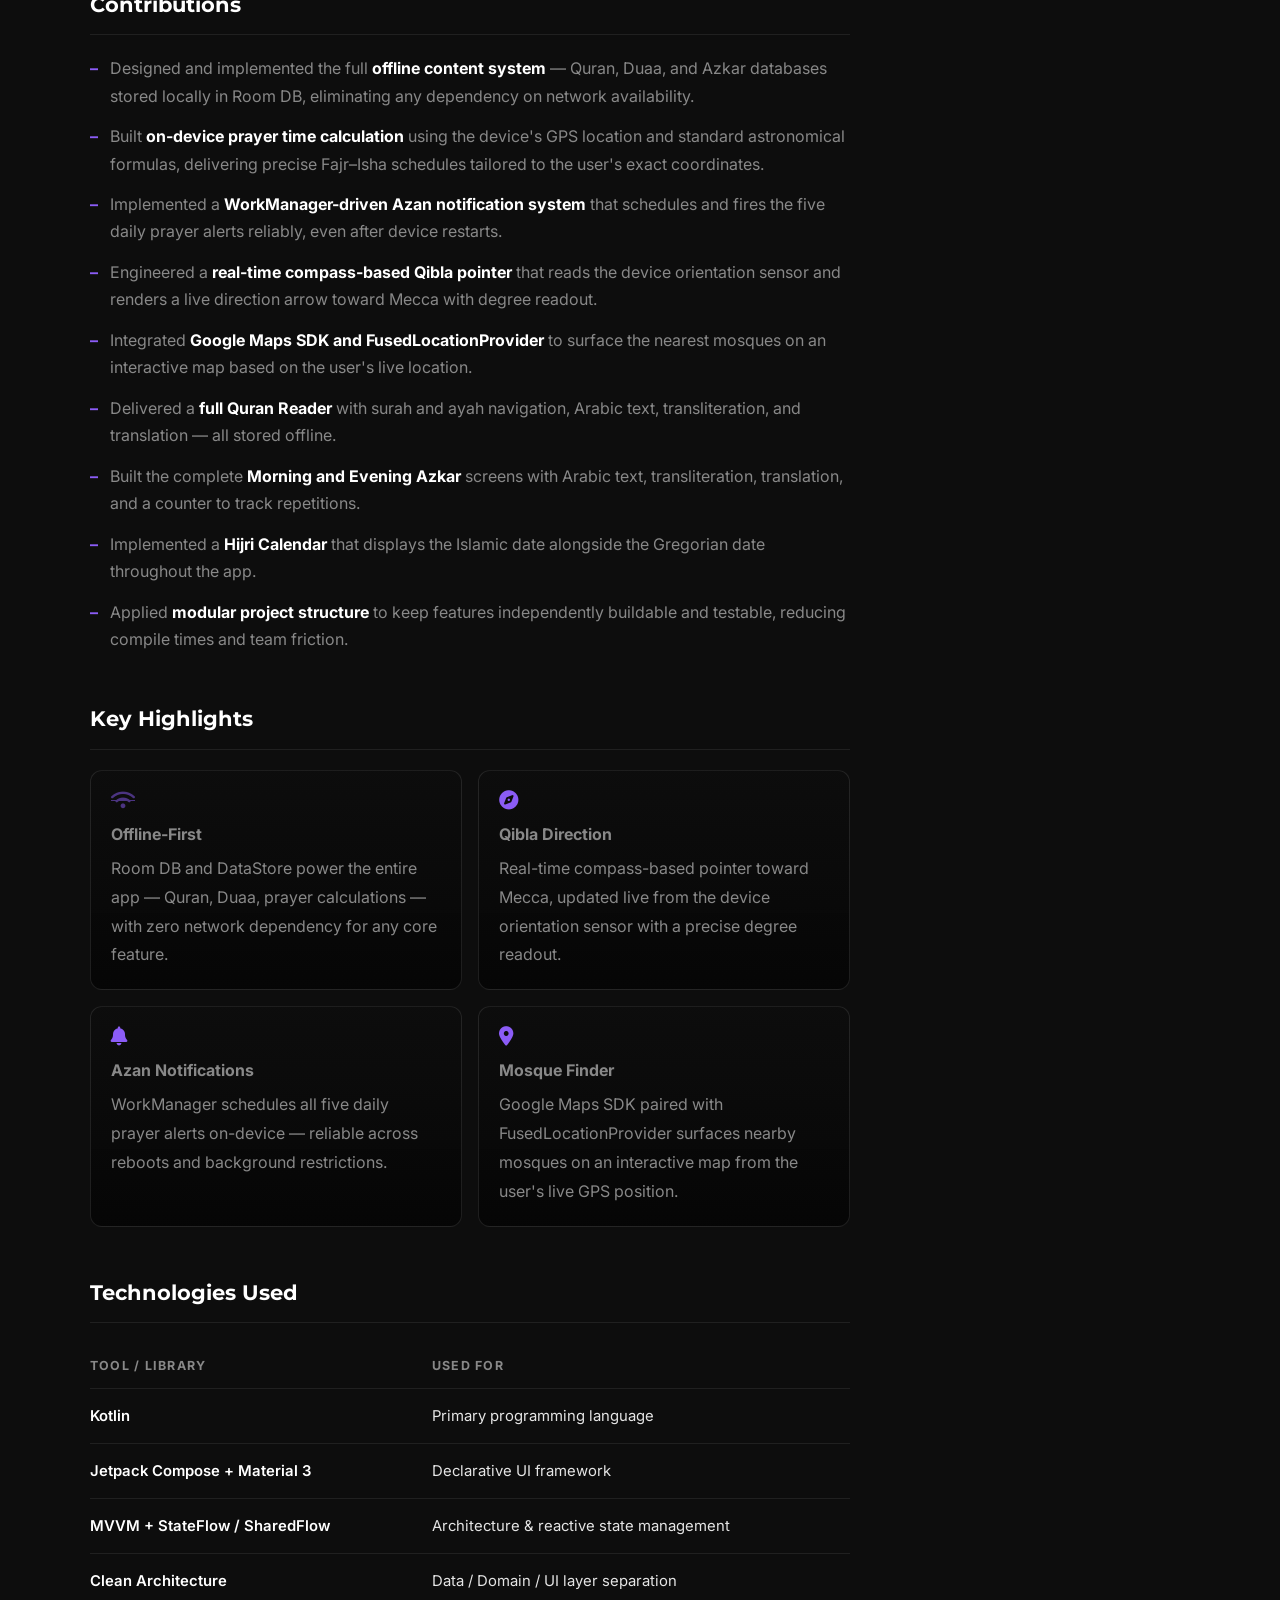
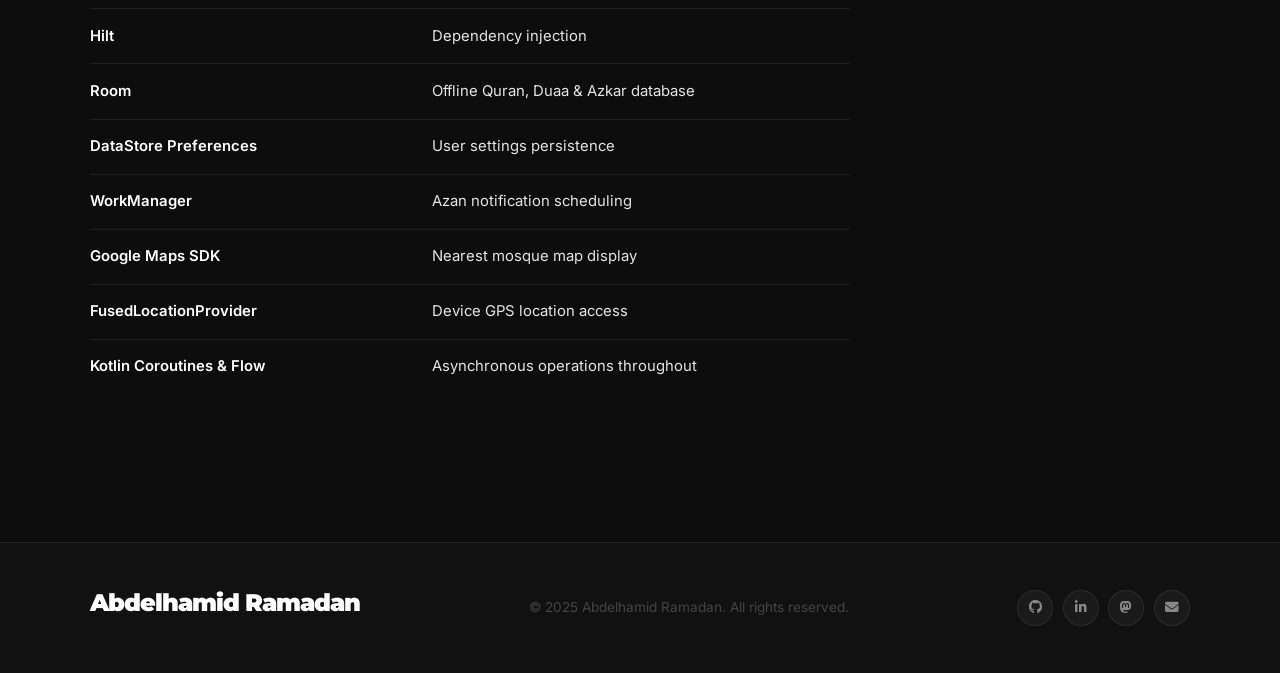
<file: dua-app.html>
<!DOCTYPE html>
<html lang="en">
<head>
  <meta charset="utf-8">
  <meta name="viewport" content="width=device-width, initial-scale=1">
  <title>Dua App | Abdelhamid Ramadan</title>
  <link rel="icon" type="image/png" href="images/profile.png">
  <link rel="stylesheet" href="https://cdnjs.cloudflare.com/ajax/libs/font-awesome/6.4.0/css/all.min.css">
  <link href="https://fonts.googleapis.com/css2?family=Inter:wght@300;400;500;600;700;800;900&family=Montserrat:wght@700;800;900&display=swap" rel="stylesheet">
  <link rel="stylesheet" href="style.css">
  <link rel="stylesheet" href="projects.css">
</head>
<body>

  <!-- Navigation -->
  <nav class="top-nav scrolled" id="topNav">
    <div class="nav-container">
      <a href="index.html" class="nav-logo">
        Abdelhamid Ramadan <span class="nav-logo-role">Android Developer</span>
      </a>
      <div class="nav-links">
        <a href="index.html"    class="nav-link">Home</a>
        <a href="projects.html" class="nav-link active">Projects</a>
        <a href="blog.html"     class="nav-link">Blog</a>
        <a href="gear.html"     class="nav-link">Gear</a>
        <a href="about.html"    class="nav-link">About</a>
      </div>
      <div class="nav-toggle" id="navToggle">
        <span></span><span></span><span></span>
      </div>
    </div>
  </nav>

  <!-- Mobile Menu -->
  <div class="mobile-menu" id="mobileMenu">
    <a href="index.html"    class="mobile-link">Home</a>
    <a href="projects.html" class="mobile-link">Projects</a>
    <a href="blog.html"     class="mobile-link">Blog</a>
    <a href="gear.html"     class="mobile-link">Gear</a>
    <a href="about.html"    class="mobile-link">About</a>
  </div>

  <main class="sp-main">
    <div class="section-container">

      <!-- Back link -->
      <a href="projects.html" class="sp-back">
        <i class="fas fa-arrow-left"></i> All Projects
      </a>

      <!-- Project Hero -->
      <div class="sp-hero">

        <!-- App Icon -->
        <div class="sp-icon" style="background:#0a1f12; border-color:rgba(74,222,128,0.3); overflow:hidden; padding:0;">
          <svg width="100%" height="100%" viewBox="0 0 80 80" xmlns="http://www.w3.org/2000/svg">
            <rect width="80" height="80" fill="#0a1f12"/>
            <!-- Crescent moon -->
            <circle cx="36" cy="40" r="18" fill="#4ade80"/>
            <circle cx="43" cy="35" r="14" fill="#0a1f12"/>
            <!-- 4-pointed star -->
            <polygon points="60,20 62,27 69,29 62,31 60,38 58,31 51,29 58,27" fill="#4ade80" opacity="0.9"/>
          </svg>
        </div>

        <div class="sp-hero-text">
          <span class="card-badge" style="margin-bottom:.75rem; display:inline-block;">
            ANDROID &middot; KOTLIN
          </span>
          <h1 class="sp-title">Dua App</h1>
          <p class="sp-subtitle">
            A production-grade Android Islamic companion app built for Kheprx. Engineered with modern Android
            architecture and the full suite of Jetpack libraries — offline-first by design so every feature
            works without an internet connection. From prayer times and the full Quran to real-time Qibla
            direction and mosque discovery, everything runs on-device.
          </p>

          <!-- Store Badges -->
          <div class="sp-store-badges" style="display:flex; flex-wrap:wrap; gap:1.25rem; margin-top:1.5rem; align-items:flex-end;">
            <div style="display:inline-flex; flex-direction:column; align-items:center; gap:.45rem;">
              <a href="#" class="store-badge" aria-label="Get it on Google Play"
                 style="opacity:.55; cursor:default; pointer-events:none;">
                <svg class="store-badge-icon" viewBox="0 0 24 24" xmlns="http://www.w3.org/2000/svg">
                  <path fill="#EA4335" d="M3.18 23.76A2 2 0 0 1 2 22V2a2 2 0 0 1 1.18-1.76l11.65 11.65z"/>
                  <path fill="#FBBC05" d="M20.32 10.6l-2.5-1.43-3 2.83 3 2.83 2.53-1.45a1.63 1.63 0 0 0 0-2.78z"/>
                  <path fill="#4285F4" d="M3.18.24 14.83 11.89 11.82 14.7 3.18.24z" opacity=".8"/>
                  <path fill="#34A853" d="M3.18 23.76l8.64-14.48 3 2.83-11.64 11.65z"/>
                </svg>
                <div class="store-badge-text">
                  <span class="store-badge-sub">GET IT ON</span>
                  <span class="store-badge-main">Google Play</span>
                </div>
              </a>
              <span style="font-size:.68rem;font-weight:700;letter-spacing:.08em;color:#4ade80;background:rgba(74,222,128,.13);border:1px solid rgba(74,222,128,.35);border-radius:20px;padding:.2rem .75rem;text-transform:uppercase;white-space:nowrap;">
                Coming Soon
              </span>
            </div>
          </div>
        </div>
      </div>

      <!-- Mock Screens Gallery -->
      <div class="sp-gallery-wrap">
        <div class="sp-gallery" style="display:flex; gap:1.25rem; justify-content:center; flex-wrap:wrap; align-items:flex-start; padding:1rem 0;">

          <!-- ===== SCREEN 1: Home Dashboard ===== -->
          <svg width="220" height="440" viewBox="0 0 220 440" xmlns="http://www.w3.org/2000/svg" style="border-radius:22px; flex-shrink:0; display:block;">
            <rect width="220" height="440" rx="22" fill="#081208"/>
            <!-- Status bar -->
            <rect x="0" y="0" width="220" height="30" rx="22" fill="#081208"/>
            <text x="16" y="20" font-family="Arial" font-size="9" fill="#475569">9:41 AM</text>
            <!-- Header -->
            <rect x="0" y="0" width="220" height="64" rx="22" fill="#0f2014"/>
            <rect x="0" y="44" width="220" height="20" fill="#0f2014"/>
            <text x="16" y="42" font-family="Arial Black, Arial" font-weight="900" font-size="13" fill="white">Assalamu Alaikum</text>
            <text x="16" y="58" font-family="Arial" font-size="9" fill="#86efac">Tuesday · 15 Rabi Al-Awwal 1446</text>
            <!-- Next Prayer card -->
            <rect x="12" y="76" width="196" height="72" rx="14" fill="#0f2014" stroke="rgba(74,222,128,0.3)" stroke-width="1.5"/>
            <text x="24" y="96" font-family="Arial" font-size="9" fill="#86efac">NEXT PRAYER</text>
            <text x="24" y="118" font-family="Arial Black, Arial" font-weight="900" font-size="22" fill="white">Asr</text>
            <text x="24" y="136" font-family="Arial" font-size="10" fill="#4ade80">03:47 PM  ·  in 1h 23m</text>
            <!-- Countdown pill -->
            <rect x="142" y="88" width="58" height="48" rx="12" fill="rgba(74,222,128,0.12)" stroke="rgba(74,222,128,0.25)" stroke-width="1"/>
            <text x="171" y="112" font-family="Arial Black, Arial" font-weight="900" font-size="15" fill="#4ade80" text-anchor="middle">01:23</text>
            <text x="171" y="126" font-family="Arial" font-size="8" fill="#86efac" text-anchor="middle">remaining</text>
            <!-- Feature grid label -->
            <text x="16" y="170" font-family="Arial" font-size="9" fill="#475569">FEATURES</text>
            <!-- Prayer Times tile -->
            <rect x="12" y="178" width="90" height="74" rx="12" fill="#0f2014"/>
            <rect x="35" y="190" width="44" height="30" rx="8" fill="rgba(74,222,128,0.12)"/>
            <line x1="57" y1="194" x2="57" y2="216" stroke="#4ade80" stroke-width="2"/>
            <line x1="48" y1="203" x2="66" y2="203" stroke="#4ade80" stroke-width="2"/>
            <circle cx="57" cy="198" r="4" fill="none" stroke="#4ade80" stroke-width="1.5"/>
            <text x="57" y="232" font-family="Arial" font-weight="bold" font-size="10" fill="white" text-anchor="middle">Prayer Times</text>
            <text x="57" y="244" font-family="Arial" font-size="8.5" fill="#64748b" text-anchor="middle">5 daily schedules</text>
            <!-- Qibla tile -->
            <rect x="118" y="178" width="90" height="74" rx="12" fill="#0f2014"/>
            <circle cx="163" cy="207" r="16" fill="none" stroke="rgba(74,222,128,0.3)" stroke-width="1.5"/>
            <circle cx="163" cy="207" r="2.5" fill="#4ade80"/>
            <!-- compass arrow up-left -->
            <line x1="163" y1="207" x2="152" y2="196" stroke="#4ade80" stroke-width="2" stroke-linecap="round"/>
            <polygon points="148,192 156,195 153,203" fill="#4ade80"/>
            <line x1="163" y1="207" x2="174" y2="218" stroke="#475569" stroke-width="2" stroke-linecap="round"/>
            <text x="163" y="232" font-family="Arial" font-weight="bold" font-size="10" fill="white" text-anchor="middle">Qibla</text>
            <text x="163" y="244" font-family="Arial" font-size="8.5" fill="#64748b" text-anchor="middle">Real-time compass</text>
            <!-- Quran tile -->
            <rect x="12" y="260" width="90" height="74" rx="12" fill="#0f2014"/>
            <!-- book icon -->
            <rect x="38" y="272" width="38" height="28" rx="3" fill="none" stroke="#4ade80" stroke-width="1.5"/>
            <line x1="57" y1="272" x2="57" y2="300" stroke="#4ade80" stroke-width="1.5"/>
            <rect x="40" y="276" width="14" height="2" rx="1" fill="#4ade80" opacity="0.5"/>
            <rect x="40" y="280" width="14" height="2" rx="1" fill="#4ade80" opacity="0.5"/>
            <rect x="40" y="284" width="14" height="2" rx="1" fill="#4ade80" opacity="0.5"/>
            <rect x="59" y="276" width="14" height="2" rx="1" fill="#4ade80" opacity="0.5"/>
            <rect x="59" y="280" width="14" height="2" rx="1" fill="#4ade80" opacity="0.5"/>
            <rect x="59" y="284" width="14" height="2" rx="1" fill="#4ade80" opacity="0.5"/>
            <text x="57" y="314" font-family="Arial" font-weight="bold" font-size="10" fill="white" text-anchor="middle">Quran</text>
            <text x="57" y="326" font-family="Arial" font-size="8.5" fill="#64748b" text-anchor="middle">114 surahs offline</text>
            <!-- Azkar tile -->
            <rect x="118" y="260" width="90" height="74" rx="12" fill="#0f2014"/>
            <!-- beads icon -->
            <circle cx="163" cy="280" r="5" fill="none" stroke="#4ade80" stroke-width="1.5"/>
            <circle cx="174" cy="290" r="5" fill="none" stroke="#4ade80" stroke-width="1.5"/>
            <circle cx="163" cy="300" r="5" fill="none" stroke="#4ade80" stroke-width="1.5"/>
            <circle cx="152" cy="290" r="5" fill="none" stroke="#4ade80" stroke-width="1.5"/>
            <circle cx="163" cy="290" r="3" fill="#4ade80"/>
            <text x="163" y="314" font-family="Arial" font-weight="bold" font-size="10" fill="white" text-anchor="middle">Azkar</text>
            <text x="163" y="326" font-family="Arial" font-size="8.5" fill="#64748b" text-anchor="middle">Morning &amp; Evening</text>
            <!-- Bottom nav -->
            <rect x="0" y="394" width="220" height="46" fill="#0f2014"/>
            <line x1="27" y1="405" x2="27" y2="428" stroke="none"/>
            <!-- Home nav (active) -->
            <rect x="12" y="400" width="36" height="34" rx="8" fill="rgba(74,222,128,0.15)"/>
            <rect x="23" y="408" width="14" height="10" rx="2" fill="none" stroke="#4ade80" stroke-width="1.5"/>
            <polygon points="27,406 37,413" fill="none" stroke="#4ade80" stroke-width="1.5"/>
            <polygon points="20,413 30,406 40,413" fill="none" stroke="#4ade80" stroke-width="1.5"/>
            <!-- Mosque nav -->
            <rect x="64" y="408" width="14" height="10" rx="2" fill="none" stroke="#334155" stroke-width="1.5"/>
            <polygon points="68,406 78,413" fill="none" stroke="#334155" stroke-width="1.5"/>
            <polygon points="61,413 71,406 81,413" fill="none" stroke="#334155" stroke-width="1.5"/>
            <!-- Quran nav -->
            <rect x="104" y="406" width="14" height="12" rx="2" fill="none" stroke="#334155" stroke-width="1.5"/>
            <line x1="111" y1="406" x2="111" y2="418" stroke="#334155" stroke-width="1.5"/>
            <!-- Dua nav -->
            <circle cx="158" cy="413" r="7" fill="none" stroke="#334155" stroke-width="1.5"/>
            <circle cx="166" cy="408" r="4" fill="none" stroke="#334155" stroke-width="1.5"/>
            <!-- Profile nav -->
            <circle cx="196" cy="410" r="5" fill="none" stroke="#334155" stroke-width="1.5"/>
            <rect x="188" y="416" width="16" height="6" rx="3" fill="none" stroke="#334155" stroke-width="1.5"/>
          </svg>

          <!-- ===== SCREEN 2: Prayer Times ===== -->
          <svg width="220" height="440" viewBox="0 0 220 440" xmlns="http://www.w3.org/2000/svg" style="border-radius:22px; flex-shrink:0; display:block;">
            <rect width="220" height="440" rx="22" fill="#081208"/>
            <!-- Header -->
            <rect x="0" y="0" width="220" height="64" rx="22" fill="#0f2014"/>
            <rect x="0" y="44" width="220" height="20" fill="#0f2014"/>
            <text x="110" y="30" font-family="Arial Black, Arial" font-weight="900" font-size="14" fill="white" text-anchor="middle">Prayer Times</text>
            <!-- Location -->
            <rect x="60" y="40" width="100" height="18" rx="9" fill="rgba(74,222,128,0.12)" stroke="rgba(74,222,128,0.3)" stroke-width="1"/>
            <text x="110" y="53" font-family="Arial" font-size="9" fill="#4ade80" text-anchor="middle">Cairo, Egypt</text>
            <!-- Date subheader -->
            <text x="110" y="84" font-family="Arial" font-size="9.5" fill="#64748b" text-anchor="middle">Tuesday, Jan 14  ·  15 Rabi Al-Awwal 1446</text>

            <!-- Fajr row -->
            <rect x="12" y="96" width="196" height="48" rx="10" fill="#0f2014"/>
            <text x="24" y="116" font-family="Arial" font-weight="bold" font-size="12" fill="white">Fajr</text>
            <text x="24" y="132" font-family="Arial" font-size="9.5" fill="#64748b">Dawn prayer</text>
            <text x="176" y="122" font-family="Arial Black, Arial" font-weight="900" font-size="12" fill="white" text-anchor="end">04:32 AM</text>
            <circle cx="192" cy="120" r="6" fill="none" stroke="#334155" stroke-width="1.5"/>
            <line x1="192" y1="117" x2="192" y2="120" stroke="#334155" stroke-width="1.5"/>
            <line x1="192" y1="120" x2="194" y2="123" stroke="#334155" stroke-width="1.5"/>

            <!-- Dhuhr row -->
            <rect x="12" y="152" width="196" height="48" rx="10" fill="#0f2014"/>
            <text x="24" y="172" font-family="Arial" font-weight="bold" font-size="12" fill="white">Dhuhr</text>
            <text x="24" y="188" font-family="Arial" font-size="9.5" fill="#64748b">Midday prayer</text>
            <text x="176" y="178" font-family="Arial Black, Arial" font-weight="900" font-size="12" fill="white" text-anchor="end">12:12 PM</text>
            <circle cx="192" cy="176" r="6" fill="none" stroke="#334155" stroke-width="1.5"/>
            <line x1="192" y1="173" x2="192" y2="176" stroke="#334155" stroke-width="1.5"/>
            <line x1="192" y1="176" x2="194" y2="179" stroke="#334155" stroke-width="1.5"/>

            <!-- Asr row (highlighted — NEXT) -->
            <rect x="12" y="208" width="196" height="56" rx="10" fill="#0f2014" stroke="#4ade80" stroke-width="1.5"/>
            <!-- Next badge -->
            <rect x="160" y="212" width="40" height="16" rx="8" fill="rgba(74,222,128,0.2)"/>
            <text x="180" y="224" font-family="Arial" font-size="8" font-weight="bold" fill="#4ade80" text-anchor="middle">NEXT</text>
            <text x="24" y="234" font-family="Arial" font-weight="bold" font-size="13" fill="white">Asr</text>
            <text x="24" y="252" font-family="Arial" font-size="9.5" fill="#4ade80">Afternoon prayer  ·  in 1h 23m</text>
            <text x="176" y="242" font-family="Arial Black, Arial" font-weight="900" font-size="13" fill="#4ade80" text-anchor="end">03:47 PM</text>

            <!-- Maghrib row -->
            <rect x="12" y="272" width="196" height="48" rx="10" fill="#0f2014"/>
            <text x="24" y="292" font-family="Arial" font-weight="bold" font-size="12" fill="white">Maghrib</text>
            <text x="24" y="308" font-family="Arial" font-size="9.5" fill="#64748b">Sunset prayer</text>
            <text x="176" y="298" font-family="Arial Black, Arial" font-weight="900" font-size="12" fill="white" text-anchor="end">06:28 PM</text>
            <circle cx="192" cy="296" r="6" fill="none" stroke="#334155" stroke-width="1.5"/>
            <line x1="192" y1="293" x2="192" y2="296" stroke="#334155" stroke-width="1.5"/>
            <line x1="192" y1="296" x2="194" y2="299" stroke="#334155" stroke-width="1.5"/>

            <!-- Isha row -->
            <rect x="12" y="328" width="196" height="48" rx="10" fill="#0f2014"/>
            <text x="24" y="348" font-family="Arial" font-weight="bold" font-size="12" fill="white">Isha</text>
            <text x="24" y="364" font-family="Arial" font-size="9.5" fill="#64748b">Night prayer</text>
            <text x="176" y="354" font-family="Arial Black, Arial" font-weight="900" font-size="12" fill="white" text-anchor="end">07:58 PM</text>
            <circle cx="192" cy="352" r="6" fill="none" stroke="#334155" stroke-width="1.5"/>
            <line x1="192" y1="349" x2="192" y2="352" stroke="#334155" stroke-width="1.5"/>
            <line x1="192" y1="352" x2="194" y2="355" stroke="#334155" stroke-width="1.5"/>

            <!-- Calculation method note -->
            <text x="110" y="400" font-family="Arial" font-size="9" fill="#334155" text-anchor="middle">Calculation: Egyptian General Authority</text>
            <text x="110" y="414" font-family="Arial" font-size="9" fill="#334155" text-anchor="middle">Asr: Standard  ·  GPS coordinates on-device</text>
          </svg>

          <!-- ===== SCREEN 3: Qibla Direction ===== -->
          <svg width="220" height="440" viewBox="0 0 220 440" xmlns="http://www.w3.org/2000/svg" style="border-radius:22px; flex-shrink:0; display:block;">
            <rect width="220" height="440" rx="22" fill="#081208"/>
            <!-- Header -->
            <rect x="0" y="0" width="220" height="56" rx="22" fill="#0f2014"/>
            <rect x="0" y="36" width="220" height="20" fill="#0f2014"/>
            <text x="110" y="28" font-family="Arial Black, Arial" font-weight="900" font-size="14" fill="white" text-anchor="middle">Qibla Direction</text>
            <text x="110" y="48" font-family="Arial" font-size="9" fill="#86efac" text-anchor="middle">Cairo, Egypt  ·  30.0444° N, 31.2357° E</text>
            <!-- Outer ring (degree scale background) -->
            <circle cx="110" cy="210" r="92" fill="none" stroke="#0f2014" stroke-width="16"/>
            <circle cx="110" cy="210" r="84" fill="#0a1608" stroke="rgba(74,222,128,0.15)" stroke-width="1.5"/>
            <!-- Degree tick marks (every 30 deg) -->
            <line x1="110" y1="128" x2="110" y2="138" stroke="#334155" stroke-width="1.5"/>
            <line x1="192" y1="210" x2="182" y2="210" stroke="#334155" stroke-width="1.5"/>
            <line x1="110" y1="292" x2="110" y2="282" stroke="#334155" stroke-width="1.5"/>
            <line x1="28" y1="210" x2="38" y2="210" stroke="#334155" stroke-width="1.5"/>
            <!-- Diagonal ticks -->
            <line x1="168" y1="152" x2="161" y2="159" stroke="#1e3a2a" stroke-width="1"/>
            <line x1="168" y1="268" x2="161" y2="261" stroke="#1e3a2a" stroke-width="1"/>
            <line x1="52" y1="152" x2="59" y2="159" stroke="#1e3a2a" stroke-width="1"/>
            <line x1="52" y1="268" x2="59" y2="261" stroke="#1e3a2a" stroke-width="1"/>
            <!-- Cardinal labels -->
            <text x="110" y="120" font-family="Arial" font-weight="bold" font-size="11" fill="#475569" text-anchor="middle">N</text>
            <text x="200" y="214" font-family="Arial" font-weight="bold" font-size="11" fill="#475569" text-anchor="middle">E</text>
            <text x="110" y="308" font-family="Arial" font-weight="bold" font-size="11" fill="#475569" text-anchor="middle">S</text>
            <text x="18" y="214" font-family="Arial" font-weight="bold" font-size="11" fill="#475569" text-anchor="middle">W</text>
            <!-- Inner compass disc -->
            <circle cx="110" cy="210" r="66" fill="#0f2014"/>
            <!-- Qibla arrow (pointing ~134° from North = SE direction) -->
            <!-- Arrow rotated 134 deg from North (up) -->
            <!-- North-end (tail): offset -sin(134°)*50 in x, -cos(134°)*50 in y from center -->
            <!-- 134° from N: sin(134)≈0.719, cos(134)≈-0.695 -->
            <!-- tail: cx+0.719*50=146, cy+0.695*50=245 -->
            <!-- head: cx-0.719*50=74, cy-0.695*50=175 -->
            <defs>
              <marker id="arrowhead-green" markerWidth="6" markerHeight="6" refX="3" refY="3" orient="auto">
                <polygon points="0 0, 6 3, 0 6" fill="#4ade80"/>
              </marker>
            </defs>
            <!-- Qibla direction arrow (SE to NW within compass = pointing to Mecca) -->
            <!-- Direction approx 134° clockwise from North for Cairo -->
            <!-- Rotated arrow: tail at SE, head at NW -->
            <line x1="146" y1="245" x2="78" y2="178" stroke="#4ade80" stroke-width="3" stroke-linecap="round" marker-end="url(#arrowhead-green)"/>
            <!-- Kaaba icon at arrow tip -->
            <rect x="67" y="162" width="16" height="14" rx="2" fill="#4ade80" opacity="0.15" stroke="#4ade80" stroke-width="1.5"/>
            <!-- Center dot -->
            <circle cx="110" cy="210" r="5" fill="#4ade80"/>
            <circle cx="110" cy="210" r="2" fill="#0f2014"/>
            <!-- Degree readout -->
            <rect x="74" y="294" width="72" height="28" rx="14" fill="rgba(74,222,128,0.12)" stroke="rgba(74,222,128,0.3)" stroke-width="1"/>
            <text x="110" y="313" font-family="Arial Black, Arial" font-weight="900" font-size="13" fill="#4ade80" text-anchor="middle">134°</text>
            <!-- Sub info -->
            <text x="110" y="348" font-family="Arial" font-size="10.5" fill="white" text-anchor="middle">Direction to Mecca</text>
            <text x="110" y="366" font-family="Arial" font-size="9.5" fill="#64748b" text-anchor="middle">Distance: 2,182 km</text>
            <!-- Calibration note -->
            <rect x="20" y="386" width="180" height="34" rx="8" fill="#0f2014"/>
            <text x="110" y="402" font-family="Arial" font-size="9" fill="#64748b" text-anchor="middle">Hold phone flat and away from</text>
            <text x="110" y="415" font-family="Arial" font-size="9" fill="#64748b" text-anchor="middle">magnetic objects for accuracy.</text>
          </svg>

          <!-- ===== SCREEN 4: Quran Reader ===== -->
          <svg width="220" height="440" viewBox="0 0 220 440" xmlns="http://www.w3.org/2000/svg" style="border-radius:22px; flex-shrink:0; display:block;">
            <rect width="220" height="440" rx="22" fill="#081208"/>
            <!-- Header -->
            <rect x="0" y="0" width="220" height="56" rx="22" fill="#0f2014"/>
            <rect x="0" y="36" width="220" height="20" fill="#0f2014"/>
            <text x="110" y="26" font-family="Arial Black, Arial" font-weight="900" font-size="13" fill="white" text-anchor="middle">Quran Reader</text>
            <!-- Back + surah selector row -->
            <text x="16" y="48" font-family="Arial" font-size="14" fill="#4ade80">&lt;</text>
            <rect x="60" y="38" width="100" height="18" rx="9" fill="rgba(74,222,128,0.12)" stroke="rgba(74,222,128,0.25)" stroke-width="1"/>
            <text x="110" y="51" font-family="Arial" font-size="9" fill="#86efac" text-anchor="middle">Al-Fatiha (1) &bull; 7 Ayahs</text>
            <text x="204" y="48" font-family="Arial" font-size="14" fill="#475569" text-anchor="end">&#9776;</text>
            <!-- Bismillah decorative banner -->
            <rect x="16" y="68" width="188" height="40" rx="10" fill="#0f2014" stroke="rgba(74,222,128,0.2)" stroke-width="1"/>
            <!-- Decorative line motif suggesting Bismillah calligraphy -->
            <path d="M40,88 Q60,80 80,88 Q100,96 120,88 Q140,80 160,88 Q170,92 180,88" fill="none" stroke="#4ade80" stroke-width="1.5" opacity="0.6"/>
            <text x="110" y="96" font-family="Arial" font-size="9" fill="#86efac" text-anchor="middle">Bismillah ir-Rahman ir-Raheem</text>
            <!-- Verse 1 card -->
            <rect x="16" y="118" width="188" height="70" rx="10" fill="#0f2014" stroke="rgba(74,222,128,0.15)" stroke-width="1"/>
            <rect x="22" y="124" width="20" height="20" rx="10" fill="rgba(74,222,128,0.15)"/>
            <text x="32" y="138" font-family="Arial" font-size="9" fill="#4ade80" text-anchor="middle">1</text>
            <!-- Arabic text placeholder rows (RTL styled rects suggesting Arabic) -->
            <rect x="34" y="124" width="162" height="7" rx="3" fill="rgba(255,255,255,0.08)"/>
            <rect x="60" y="135" width="136" height="7" rx="3" fill="rgba(255,255,255,0.06)"/>
            <!-- Transliteration -->
            <text x="22" y="158" font-family="Arial" font-size="8.5" fill="#86efac">Al-hamdu lillahi rabb al-'alamin</text>
            <!-- Translation -->
            <text x="22" y="172" font-family="Arial" font-size="8.5" fill="#64748b">All praise is due to Allah, Lord of all worlds</text>
            <!-- Verse 2 card -->
            <rect x="16" y="198" width="188" height="70" rx="10" fill="#0f2014" stroke="rgba(74,222,128,0.15)" stroke-width="1"/>
            <rect x="22" y="204" width="20" height="20" rx="10" fill="rgba(74,222,128,0.15)"/>
            <text x="32" y="218" font-family="Arial" font-size="9" fill="#4ade80" text-anchor="middle">2</text>
            <rect x="34" y="204" width="162" height="7" rx="3" fill="rgba(255,255,255,0.08)"/>
            <rect x="80" y="215" width="116" height="7" rx="3" fill="rgba(255,255,255,0.06)"/>
            <text x="22" y="238" font-family="Arial" font-size="8.5" fill="#86efac">Ar-rahman ir-raheem</text>
            <text x="22" y="252" font-family="Arial" font-size="8.5" fill="#64748b">The Most Gracious, the Most Merciful</text>
            <!-- Verse 3 card -->
            <rect x="16" y="278" width="188" height="62" rx="10" fill="#0f2014" stroke="rgba(74,222,128,0.15)" stroke-width="1"/>
            <rect x="22" y="284" width="20" height="20" rx="10" fill="rgba(74,222,128,0.15)"/>
            <text x="32" y="298" font-family="Arial" font-size="9" fill="#4ade80" text-anchor="middle">3</text>
            <rect x="34" y="284" width="162" height="7" rx="3" fill="rgba(255,255,255,0.08)"/>
            <rect x="50" y="295" width="146" height="7" rx="3" fill="rgba(255,255,255,0.06)"/>
            <text x="22" y="318" font-family="Arial" font-size="8.5" fill="#86efac">Maliki yawm id-deen</text>
            <text x="22" y="330" font-family="Arial" font-size="8.5" fill="#64748b">Master of the Day of Judgment</text>
            <!-- Audio player bar -->
            <rect x="16" y="356" width="188" height="44" rx="10" fill="#0f2014" stroke="rgba(74,222,128,0.2)" stroke-width="1"/>
            <!-- play button -->
            <circle cx="38" cy="378" r="13" fill="rgba(74,222,128,0.15)" stroke="#4ade80" stroke-width="1"/>
            <polygon points="34,372 34,384 46,378" fill="#4ade80"/>
            <!-- progress bar -->
            <rect x="58" y="374" width="112" height="4" rx="2" fill="#1e3a2a"/>
            <rect x="58" y="374" width="36" height="4" rx="2" fill="#4ade80"/>
            <circle cx="94" cy="376" r="5" fill="#4ade80"/>
            <text x="178" y="381" font-family="Arial" font-size="9" fill="#64748b" text-anchor="end">Al-Hudhaify</text>
            <!-- Prev / Next verse -->
            <text x="58" y="396" font-family="Arial" font-size="8.5" fill="#475569">00:12</text>
            <text x="172" y="396" font-family="Arial" font-size="8.5" fill="#475569" text-anchor="end">01:48</text>
            <!-- Nav prev/next -->
            <text x="16" y="426" font-family="Arial" font-size="9" fill="#4ade80">&lt; Prev Ayah</text>
            <text x="204" y="426" font-family="Arial" font-size="9" fill="#4ade80" text-anchor="end">Next Ayah &gt;</text>
          </svg>

          <!-- ===== SCREEN 5: Dua Library ===== -->
          <svg width="220" height="440" viewBox="0 0 220 440" xmlns="http://www.w3.org/2000/svg" style="border-radius:22px; flex-shrink:0; display:block;">
            <rect width="220" height="440" rx="22" fill="#081208"/>
            <!-- Header -->
            <rect x="0" y="0" width="220" height="56" rx="22" fill="#0f2014"/>
            <rect x="0" y="36" width="220" height="20" fill="#0f2014"/>
            <text x="110" y="28" font-family="Arial Black, Arial" font-weight="900" font-size="14" fill="white" text-anchor="middle">Dua Library</text>
            <text x="110" y="48" font-family="Arial" font-size="9" fill="#64748b" text-anchor="middle">Authentic supplications with transliteration</text>
            <!-- Category chips -->
            <rect x="12" y="66" width="52" height="22" rx="11" fill="rgba(74,222,128,0.2)" stroke="#4ade80" stroke-width="1"/>
            <text x="38" y="81" font-family="Arial" font-size="9" font-weight="bold" fill="#4ade80" text-anchor="middle">Morning</text>
            <rect x="70" y="66" width="44" height="22" rx="11" fill="#0f2014"/>
            <text x="92" y="81" font-family="Arial" font-size="9" fill="#64748b" text-anchor="middle">Evening</text>
            <rect x="120" y="66" width="36" height="22" rx="11" fill="#0f2014"/>
            <text x="138" y="81" font-family="Arial" font-size="9" fill="#64748b" text-anchor="middle">Sleep</text>
            <rect x="162" y="66" width="44" height="22" rx="11" fill="#0f2014"/>
            <text x="184" y="81" font-family="Arial" font-size="9" fill="#64748b" text-anchor="middle">Travel</text>
            <!-- Dua 1 - Morning Remembrance -->
            <rect x="12" y="98" width="196" height="82" rx="12" fill="#0f2014" stroke="rgba(74,222,128,0.2)" stroke-width="1.5"/>
            <text x="22" y="117" font-family="Arial" font-weight="bold" font-size="11" fill="white">Morning Remembrance</text>
            <rect x="22" y="123" width="162" height="6" rx="3" fill="rgba(255,255,255,0.08)"/>
            <rect x="40" y="133" width="144" height="6" rx="3" fill="rgba(255,255,255,0.06)"/>
            <text x="22" y="152" font-family="Arial" font-size="8.5" fill="#86efac">Asbahna wa-asbaha al-mulku lillah...</text>
            <text x="22" y="165" font-family="Arial" font-size="8.5" fill="#64748b">We have reached the morning and at this...</text>
            <rect x="168" y="150" width="32" height="20" rx="6" fill="rgba(74,222,128,0.1)"/>
            <text x="184" y="164" font-family="Arial" font-size="9" fill="#4ade80" text-anchor="middle">&#9654;</text>
            <!-- Dua 2 - Protection Dua -->
            <rect x="12" y="190" width="196" height="82" rx="12" fill="#0f2014"/>
            <text x="22" y="209" font-family="Arial" font-weight="bold" font-size="11" fill="white">Dua for Protection</text>
            <rect x="22" y="215" width="162" height="6" rx="3" fill="rgba(255,255,255,0.08)"/>
            <rect x="60" y="225" width="124" height="6" rx="3" fill="rgba(255,255,255,0.06)"/>
            <text x="22" y="244" font-family="Arial" font-size="8.5" fill="#86efac">Allahumma inni as'aluka al-'afiyah...</text>
            <text x="22" y="257" font-family="Arial" font-size="8.5" fill="#64748b">O Allah, I ask You for well-being...</text>
            <rect x="168" y="242" width="32" height="20" rx="6" fill="rgba(74,222,128,0.1)"/>
            <text x="184" y="256" font-family="Arial" font-size="9" fill="#4ade80" text-anchor="middle">&#9654;</text>
            <!-- Dua 3 - Gratitude -->
            <rect x="12" y="282" width="196" height="82" rx="12" fill="#0f2014"/>
            <text x="22" y="301" font-family="Arial" font-weight="bold" font-size="11" fill="white">Dua of Gratitude</text>
            <rect x="22" y="307" width="162" height="6" rx="3" fill="rgba(255,255,255,0.08)"/>
            <rect x="50" y="317" width="136" height="6" rx="3" fill="rgba(255,255,255,0.06)"/>
            <text x="22" y="336" font-family="Arial" font-size="8.5" fill="#86efac">Alhamdulillah allathee ahyaana...</text>
            <text x="22" y="349" font-family="Arial" font-size="8.5" fill="#64748b">All praise to Allah who gave us life...</text>
            <rect x="168" y="334" width="32" height="20" rx="6" fill="rgba(74,222,128,0.1)"/>
            <text x="184" y="348" font-family="Arial" font-size="9" fill="#4ade80" text-anchor="middle">&#9654;</text>
            <!-- Count indicator -->
            <text x="110" y="392" font-family="Arial" font-size="9" fill="#334155" text-anchor="middle">Showing 3 of 47 morning duas</text>
            <text x="110" y="408" font-family="Arial" font-size="9" fill="#4ade80" text-anchor="middle">All content available offline</text>
          </svg>

        </div>
      </div>

      <!-- Body -->
      <div class="sp-body">

        <!-- Introduction -->
        <section class="sp-section">
          <h2 class="sp-section-title">Introduction</h2>
          <p>
            Dua App is a production-grade Android Islamic companion built for Kheprx and shipped to real users.
            The core design principle was simple: every single feature must work without an internet connection.
            In practice that meant shipping a complete offline Quran database, a full Duaa and Azkar library,
            on-device prayer time calculations, and a GPS-powered mosque finder — all without a single network call
            for content.
          </p>
          <p style="margin-top:1rem;">
            Engineered on <strong style="color:var(--white);">Clean Architecture</strong> with
            <strong style="color:var(--white);">Jetpack Compose + Material 3</strong>,
            the app covers the full spectrum of daily Islamic practice:
            prayer scheduling with Azan notifications, Qibla direction via the device compass,
            Quran reading with transliteration and translation, categorised Duaa and Azkar collections,
            and an integrated Hijri calendar alongside Gregorian.
          </p>
        </section>

        <!-- Contributions -->
        <section class="sp-section">
          <h2 class="sp-section-title">Contributions</h2>
          <ul class="sp-list">
            <li>Designed and implemented the full <strong style="color:var(--white);">offline content system</strong> — Quran, Duaa, and Azkar databases stored locally in Room DB, eliminating any dependency on network availability.</li>
            <li>Built <strong style="color:var(--white);">on-device prayer time calculation</strong> using the device's GPS location and standard astronomical formulas, delivering precise Fajr–Isha schedules tailored to the user's exact coordinates.</li>
            <li>Implemented a <strong style="color:var(--white);">WorkManager-driven Azan notification system</strong> that schedules and fires the five daily prayer alerts reliably, even after device restarts.</li>
            <li>Engineered a <strong style="color:var(--white);">real-time compass-based Qibla pointer</strong> that reads the device orientation sensor and renders a live direction arrow toward Mecca with degree readout.</li>
            <li>Integrated <strong style="color:var(--white);">Google Maps SDK and FusedLocationProvider</strong> to surface the nearest mosques on an interactive map based on the user's live location.</li>
            <li>Delivered a <strong style="color:var(--white);">full Quran Reader</strong> with surah and ayah navigation, Arabic text, transliteration, and translation — all stored offline.</li>
            <li>Built the complete <strong style="color:var(--white);">Morning and Evening Azkar</strong> screens with Arabic text, transliteration, translation, and a counter to track repetitions.</li>
            <li>Implemented a <strong style="color:var(--white);">Hijri Calendar</strong> that displays the Islamic date alongside the Gregorian date throughout the app.</li>
            <li>Applied <strong style="color:var(--white);">modular project structure</strong> to keep features independently buildable and testable, reducing compile times and team friction.</li>
          </ul>
        </section>

        <!-- Key Highlights -->
        <section class="sp-section">
          <h2 class="sp-section-title">Key Highlights</h2>
          <div class="sp-highlights">

            <div class="sp-highlight-card">
              <i class="fas fa-wifi" style="text-decoration:line-through; opacity:.5;"></i>
              <p class="sp-highlight-title">Offline-First</p>
              <p class="sp-highlight-desc">Room DB and DataStore power the entire app — Quran, Duaa, prayer calculations — with zero network dependency for any core feature.</p>
            </div>

            <div class="sp-highlight-card">
              <i class="fas fa-compass"></i>
              <p class="sp-highlight-title">Qibla Direction</p>
              <p class="sp-highlight-desc">Real-time compass-based pointer toward Mecca, updated live from the device orientation sensor with a precise degree readout.</p>
            </div>

            <div class="sp-highlight-card">
              <i class="fas fa-bell"></i>
              <p class="sp-highlight-title">Azan Notifications</p>
              <p class="sp-highlight-desc">WorkManager schedules all five daily prayer alerts on-device — reliable across reboots and background restrictions.</p>
            </div>

            <div class="sp-highlight-card">
              <i class="fas fa-map-marker-alt"></i>
              <p class="sp-highlight-title">Mosque Finder</p>
              <p class="sp-highlight-desc">Google Maps SDK paired with FusedLocationProvider surfaces nearby mosques on an interactive map from the user's live GPS position.</p>
            </div>

          </div>
        </section>

        <!-- Tech Stack -->
        <section class="sp-section">
          <h2 class="sp-section-title">Technologies Used</h2>
          <table class="tech-table">
            <thead>
              <tr>
                <th>Tool / Library</th>
                <th>Used for</th>
              </tr>
            </thead>
            <tbody>
              <tr><td>Kotlin</td><td>Primary programming language</td></tr>
              <tr><td>Jetpack Compose + Material 3</td><td>Declarative UI framework</td></tr>
              <tr><td>MVVM + StateFlow / SharedFlow</td><td>Architecture &amp; reactive state management</td></tr>
              <tr><td>Clean Architecture</td><td>Data / Domain / UI layer separation</td></tr>
              <tr><td>Hilt</td><td>Dependency injection</td></tr>
              <tr><td>Room</td><td>Offline Quran, Duaa &amp; Azkar database</td></tr>
              <tr><td>DataStore Preferences</td><td>User settings persistence</td></tr>
              <tr><td>WorkManager</td><td>Azan notification scheduling</td></tr>
              <tr><td>Google Maps SDK</td><td>Nearest mosque map display</td></tr>
              <tr><td>FusedLocationProvider</td><td>Device GPS location access</td></tr>
              <tr><td>Kotlin Coroutines &amp; Flow</td><td>Asynchronous operations throughout</td></tr>
            </tbody>
          </table>
        </section>

      </div>
      <!-- /sp-body -->

    </div>
  </main>

  <!-- Footer -->
  <footer class="site-footer">
    <div class="footer-container">
      <span class="footer-logo">Abdelhamid Ramadan</span>
      <p class="footer-text">© 2025 Abdelhamid Ramadan. All rights reserved.</p>
      <div class="footer-socials">
        <a href="https://github.com/AbdelhamidDash" class="social-link" aria-label="GitHub" target="_blank" rel="noopener noreferrer"><i class="fab fa-github"></i></a>
        <a href="https://www.linkedin.com/in/abdelhamidr/" class="social-link" aria-label="LinkedIn" target="_blank" rel="noopener noreferrer"><i class="fab fa-linkedin-in"></i></a>
        <a href="https://mastodon.social/@AbdehamidDash" class="social-link" aria-label="Mastodon" target="_blank" rel="noopener noreferrer"><i class="fab fa-mastodon"></i></a>
        <a href="mailto:abdelhamydRamadan@gmail.com" class="social-link" aria-label="Email"><i class="fas fa-envelope"></i></a>
      </div>
    </div>
  </footer>

  <script>
    const toggle = document.getElementById('navToggle');
    const mobileMenu = document.getElementById('mobileMenu');
    toggle.addEventListener('click', () => {
      mobileMenu.classList.toggle('open');
      toggle.classList.toggle('active');
    });
    document.querySelectorAll('.mobile-link').forEach(l =>
      l.addEventListener('click', () => {
        mobileMenu.classList.remove('open');
        toggle.classList.remove('active');
      })
    );
  </script>
</body>
</html>
</file>
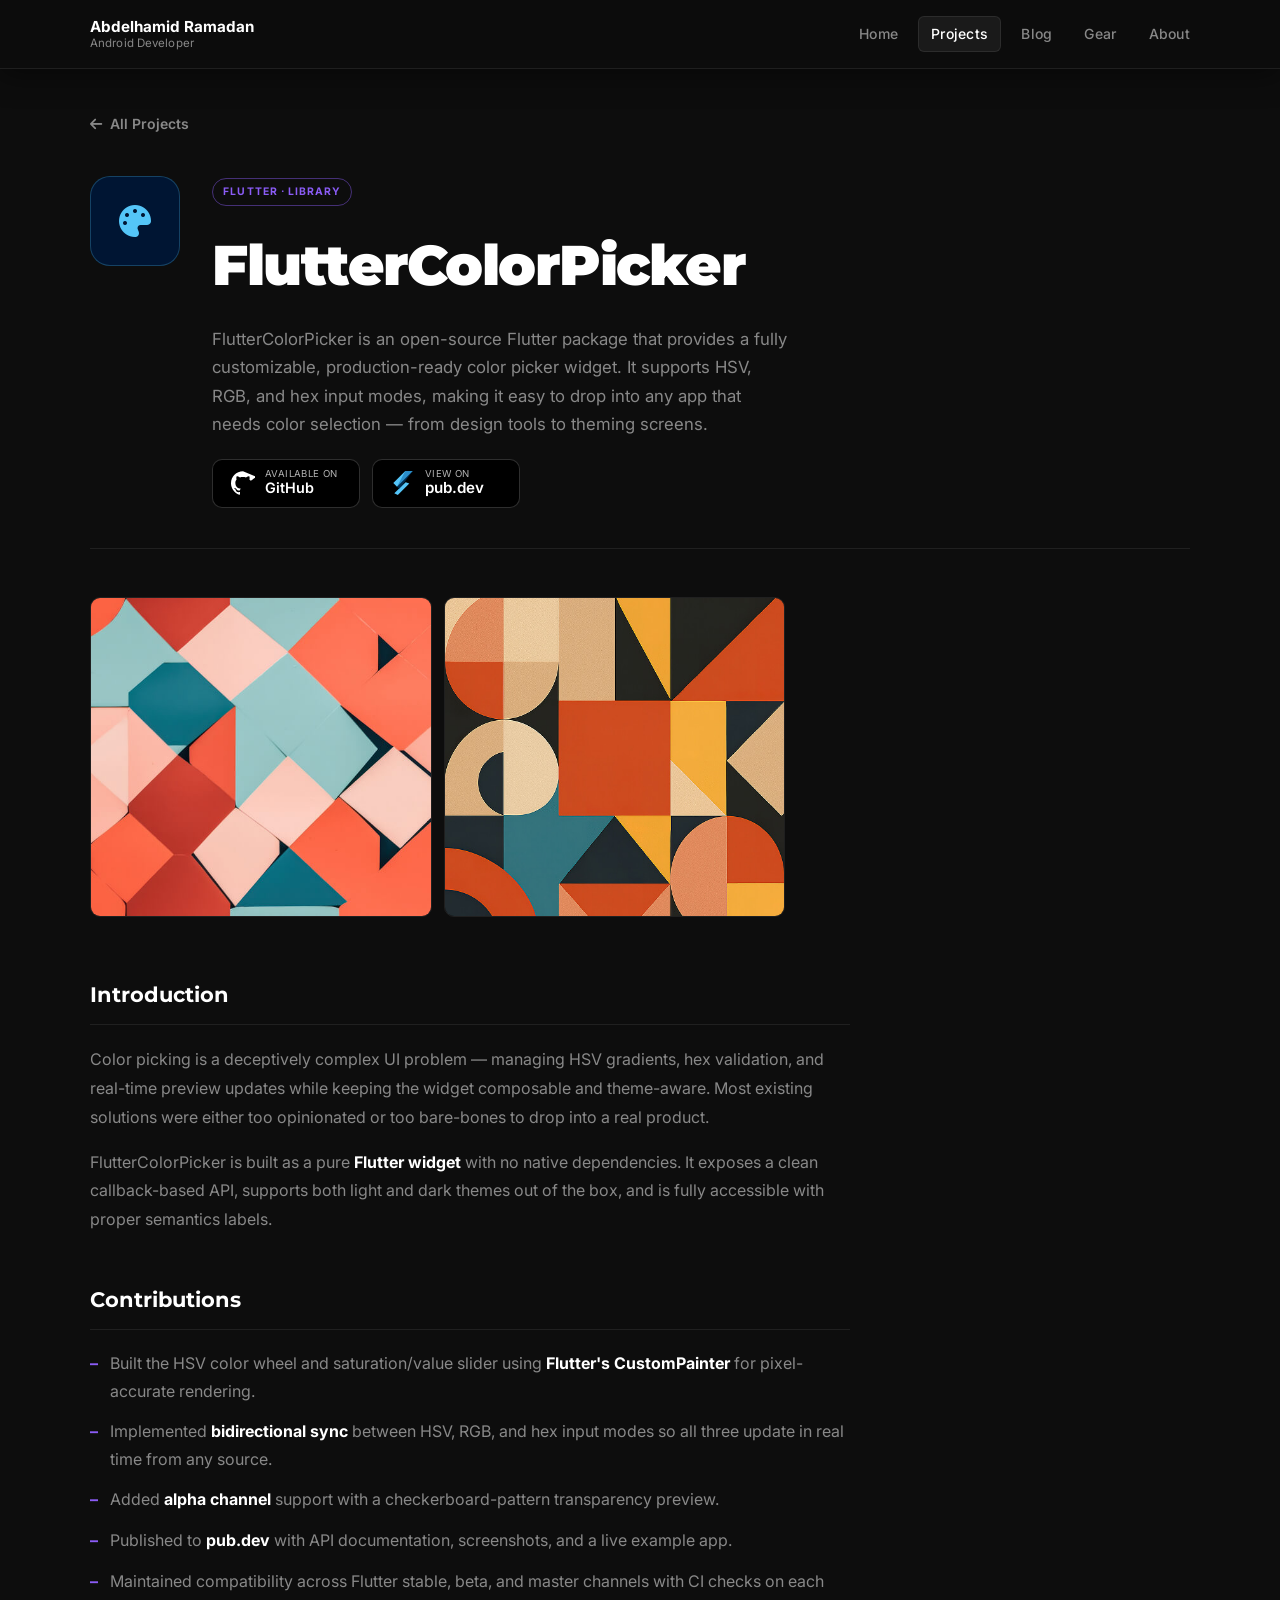
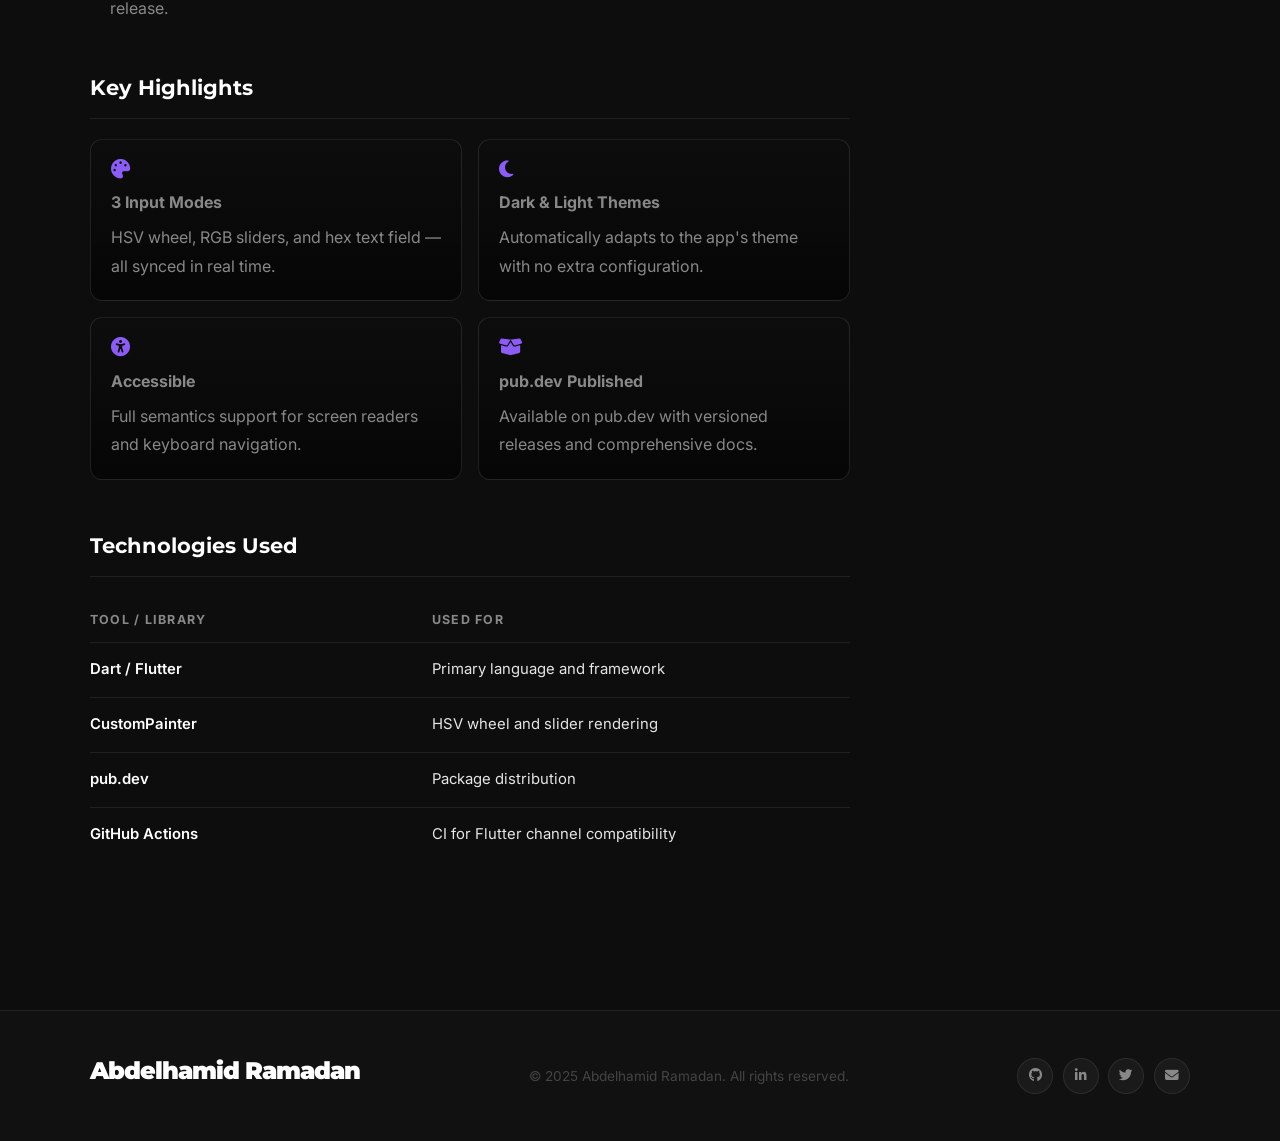
<file: flutter-color-picker.html>
<!DOCTYPE html>
<html lang="en">
<head>
  <meta charset="utf-8">
  <meta name="viewport" content="width=device-width, initial-scale=1">
  <title>Flutter Color Picker | Abdelhamid Ramadan</title>
  <link rel="icon" type="image/png" href="images/profile.png">
  <link rel="stylesheet" href="https://cdnjs.cloudflare.com/ajax/libs/font-awesome/6.4.0/css/all.min.css">
  <link href="https://fonts.googleapis.com/css2?family=Inter:wght@300;400;500;600;700;800;900&family=Montserrat:wght@700;800;900&display=swap" rel="stylesheet">
  <link rel="stylesheet" href="style.css">
  <link rel="stylesheet" href="projects.css">
</head>
<body>

  <nav class="top-nav scrolled" id="topNav">
    <div class="nav-container">
      <a href="index.html" class="nav-logo">
        Abdelhamid Ramadan <span class="nav-logo-role">Android Developer</span>
      </a>
      <div class="nav-links">
        <a href="index.html"    class="nav-link">Home</a>
        <a href="projects.html" class="nav-link active">Projects</a>
        <a href="blog.html"     class="nav-link">Blog</a>
        <a href="gear.html"     class="nav-link">Gear</a>
        <a href="about.html"    class="nav-link">About</a>
      </div>
      <div class="nav-toggle" id="navToggle">
        <span></span><span></span><span></span>
      </div>
    </div>
  </nav>

  <div class="mobile-menu" id="mobileMenu">
    <a href="index.html"    class="mobile-link">Home</a>
    <a href="projects.html" class="mobile-link">Projects</a>
    <a href="blog.html"     class="mobile-link">Blog</a>
    <a href="gear.html"     class="mobile-link">Gear</a>
    <a href="about.html"    class="mobile-link">About</a>
  </div>

  <main class="sp-main">
    <div class="section-container">

      <a href="projects.html" class="sp-back">
        <i class="fas fa-arrow-left"></i> All Projects
      </a>

      <div class="sp-hero">
        <div class="sp-icon" style="background:#001533; border-color:rgba(84,197,248,0.25);">
          <i class="fas fa-palette" style="color:#54c5f8; font-size:2rem;"></i>
        </div>
        <div class="sp-hero-text">
          <span class="card-badge" style="margin-bottom:.75rem; display:inline-block;">
            FLUTTER &middot; LIBRARY
          </span>
          <h1 class="sp-title">FlutterColorPicker</h1>
          <p class="sp-subtitle">
            FlutterColorPicker is an open-source Flutter package that provides a fully customizable, production-ready color picker widget. It supports HSV, RGB, and hex input modes, making it easy to drop into any app that needs color selection — from design tools to theming screens.
          </p>
          <div class="sp-store-badges">
            <a href="#" class="store-badge github-badge" target="_blank" rel="noopener" aria-label="Available on GitHub">
              <svg class="store-badge-icon" viewBox="0 0 24 24" xmlns="http://www.w3.org/2000/svg"><path fill="white" d="M12 .297c-6.63 0-12 5.373-12 12 0 5.303 3.438 9.8 8.205 11.385.6.113.82-.258.82-.577 0-.285-.01-1.04-.015-2.04-3.338.724-4.042-1.61-4.042-1.61C4.422 18.07 3.633 17.7 3.633 17.7c-1.087-.744.084-.729.084-.729 1.205.084 1.838 1.236 1.838 1.236 1.07 1.835 2.809 1.305 3.495.998.108-.776.417-1.305.76-1.605-2.665-.3-5.466-1.332-5.466-5.93 0-1.31.465-2.38 1.235-3.22-.135-.303-.54-1.523.105-3.176 0 0 1.005-.322 3.3 1.23.96-.267 1.98-.399 3-.405 1.02.006 2.04.138 3 .405 2.28-1.552 3.285-1.23 3.285-1.23.645 1.653.24 2.873.12 3.176.765.84 1.23 1.91 3.22 0 4.61-2.805 5.625-5.475 5.92.42.36.81 1.096.81 2.22 0 1.606-.015 2.896-.015 3.286 0 .315.21.69.825.57C20.565 22.092 24 17.592 24 12.297c0-6.627-5.373-12-12-12"/></svg>
              <div class="store-badge-text">
                <span class="store-badge-sub">Available on</span>
                <span class="store-badge-main">GitHub</span>
              </div>
            </a>
            <a href="#" class="store-badge" target="_blank" rel="noopener" aria-label="View on pub.dev">
              <svg class="store-badge-icon" viewBox="0 0 24 24" xmlns="http://www.w3.org/2000/svg"><path fill="#54C5F8" d="M14.314 0L2.3 12 6 15.7 21.684 0h-7.37zm.364 11.314L3.3 22.35 6.8 24l11.5-11.5-3.622-1.186z"/><path fill="#01579B" d="M6 15.7l2.4 2.4L21.684 0H14.32L6 15.7z" opacity=".5"/></svg>
              <div class="store-badge-text">
                <span class="store-badge-sub">View on</span>
                <span class="store-badge-main">pub.dev</span>
              </div>
            </a>
          </div>
        </div>
      </div>

      <div class="sp-gallery-wrap">
        <div class="sp-gallery">
          <img src="images/port-item2.jpg" alt="FlutterColorPicker screenshot 1" class="sp-screenshot">
          <img src="images/port-item3.jpg" alt="FlutterColorPicker screenshot 2" class="sp-screenshot">
        </div>
      </div>

      <div class="sp-body">

        <section class="sp-section">
          <h2 class="sp-section-title">Introduction</h2>
          <p>
            Color picking is a deceptively complex UI problem — managing HSV gradients, hex validation, and
            real-time preview updates while keeping the widget composable and theme-aware. Most existing
            solutions were either too opinionated or too bare-bones to drop into a real product.
          </p>
          <p style="margin-top:1rem;">
            FlutterColorPicker is built as a pure <strong style="color:var(--white);">Flutter widget</strong>
            with no native dependencies. It exposes a clean callback-based API, supports both light and dark
            themes out of the box, and is fully accessible with proper semantics labels.
          </p>
        </section>

        <section class="sp-section">
          <h2 class="sp-section-title">Contributions</h2>
          <ul class="sp-list">
            <li>Built the HSV color wheel and saturation/value slider using <strong style="color:var(--white);">Flutter's CustomPainter</strong> for pixel-accurate rendering.</li>
            <li>Implemented <strong style="color:var(--white);">bidirectional sync</strong> between HSV, RGB, and hex input modes so all three update in real time from any source.</li>
            <li>Added <strong style="color:var(--white);">alpha channel</strong> support with a checkerboard-pattern transparency preview.</li>
            <li>Published to <strong style="color:var(--white);">pub.dev</strong> with API documentation, screenshots, and a live example app.</li>
            <li>Maintained compatibility across Flutter stable, beta, and master channels with CI checks on each release.</li>
          </ul>
        </section>

        <section class="sp-section">
          <h2 class="sp-section-title">Key Highlights</h2>
          <div class="sp-highlights">
            <div class="sp-highlight-card">
              <i class="fas fa-palette"></i>
              <p class="sp-highlight-title">3 Input Modes</p>
              <p class="sp-highlight-desc">HSV wheel, RGB sliders, and hex text field — all synced in real time.</p>
            </div>
            <div class="sp-highlight-card">
              <i class="fas fa-moon"></i>
              <p class="sp-highlight-title">Dark & Light Themes</p>
              <p class="sp-highlight-desc">Automatically adapts to the app's theme with no extra configuration.</p>
            </div>
            <div class="sp-highlight-card">
              <i class="fas fa-universal-access"></i>
              <p class="sp-highlight-title">Accessible</p>
              <p class="sp-highlight-desc">Full semantics support for screen readers and keyboard navigation.</p>
            </div>
            <div class="sp-highlight-card">
              <i class="fas fa-box-open"></i>
              <p class="sp-highlight-title">pub.dev Published</p>
              <p class="sp-highlight-desc">Available on pub.dev with versioned releases and comprehensive docs.</p>
            </div>
          </div>
        </section>

        <section class="sp-section">
          <h2 class="sp-section-title">Technologies Used</h2>
          <table class="tech-table">
            <thead>
              <tr><th>Tool / Library</th><th>Used for</th></tr>
            </thead>
            <tbody>
              <tr><td>Dart / Flutter</td><td>Primary language and framework</td></tr>
              <tr><td>CustomPainter</td><td>HSV wheel and slider rendering</td></tr>
              <tr><td>pub.dev</td><td>Package distribution</td></tr>
              <tr><td>GitHub Actions</td><td>CI for Flutter channel compatibility</td></tr>
            </tbody>
          </table>
        </section>

      </div>
    </div>
  </main>

  <footer class="site-footer">
    <div class="footer-container">
      <span class="footer-logo">Abdelhamid Ramadan</span>
      <p class="footer-text">© 2025 Abdelhamid Ramadan. All rights reserved.</p>
      <div class="footer-socials">
        <a href="#" class="social-link" aria-label="GitHub"><i class="fab fa-github"></i></a>
        <a href="#" class="social-link" aria-label="LinkedIn"><i class="fab fa-linkedin-in"></i></a>
        <a href="#" class="social-link" aria-label="Twitter"><i class="fab fa-twitter"></i></a>
        <a href="#" class="social-link" aria-label="Email"><i class="fas fa-envelope"></i></a>
      </div>
    </div>
  </footer>

  <script>
    const toggle = document.getElementById('navToggle');
    const mobileMenu = document.getElementById('mobileMenu');
    toggle.addEventListener('click', () => {
      mobileMenu.classList.toggle('open');
      toggle.classList.toggle('active');
    });
    document.querySelectorAll('.mobile-link').forEach(l =>
      l.addEventListener('click', () => {
        mobileMenu.classList.remove('open');
        toggle.classList.remove('active');
      })
    );
  </script>
</body>
</html>
</file>
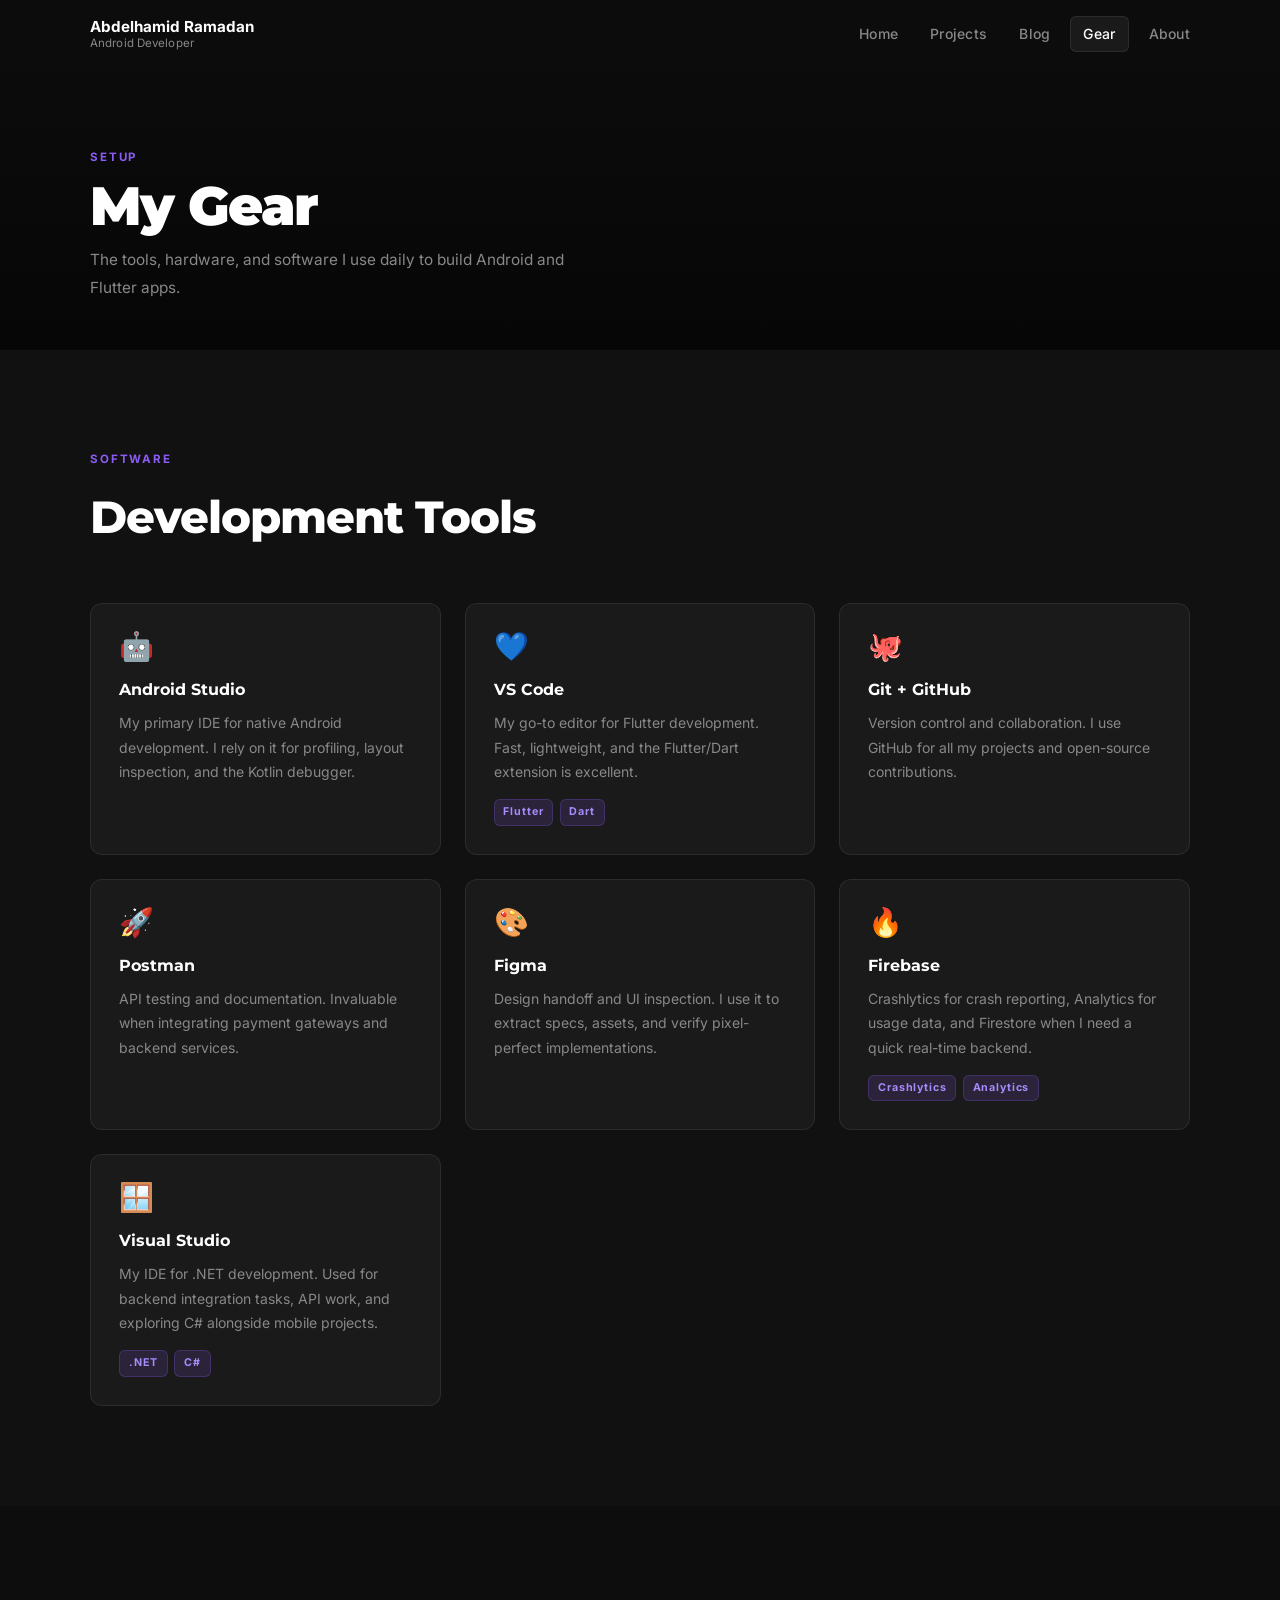
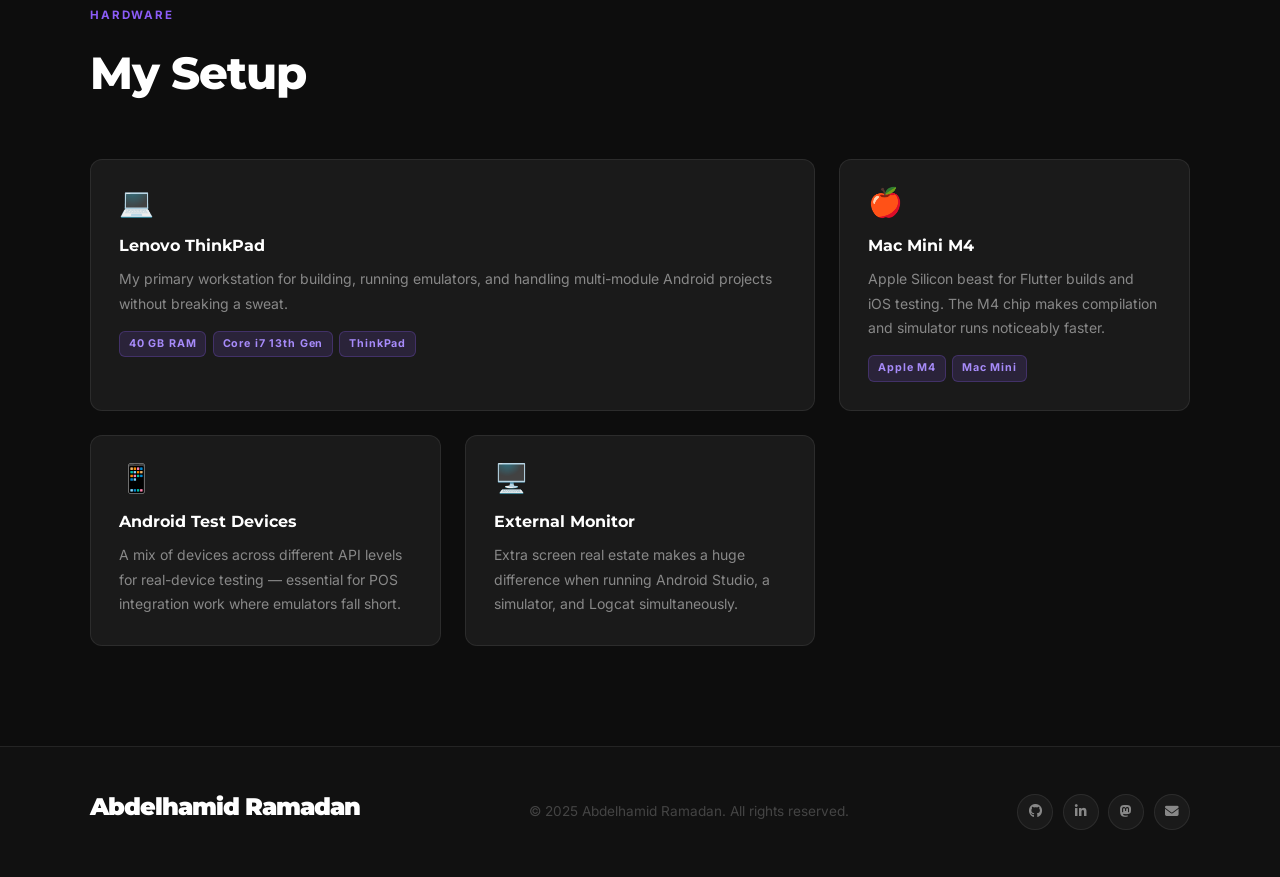
<file: gear.html>
<!DOCTYPE html>
<html lang="en">
<head>
  <meta charset="utf-8">
  <meta name="viewport" content="width=device-width, initial-scale=1">
  <title>Gear | Abdelhamid Ramadan</title>
  <link rel="icon" type="image/png" href="images/profile.png">
  <link rel="stylesheet" href="https://cdnjs.cloudflare.com/ajax/libs/font-awesome/6.4.0/css/all.min.css">
  <link href="https://fonts.googleapis.com/css2?family=Inter:wght@300;400;500;600;700;800;900&family=Montserrat:wght@700;800;900&display=swap" rel="stylesheet">
  <link rel="stylesheet" href="https://unpkg.com/aos@2.3.1/dist/aos.css">
  <link rel="stylesheet" href="style.css">
</head>
<body>

  <!-- Navigation -->
  <nav class="top-nav scrolled" id="topNav">
    <div class="nav-container">
      <a href="index.html" class="nav-logo">
        Abdelhamid Ramadan <span class="nav-logo-role">Android Developer</span>
      </a>
      <div class="nav-links">
        <a href="index.html"    class="nav-link">Home</a>
        <a href="projects.html" class="nav-link">Projects</a>
        <a href="blog.html"     class="nav-link">Blog</a>
        <a href="gear.html"     class="nav-link active">Gear</a>
        <a href="about.html"    class="nav-link">About</a>
      </div>
      <div class="nav-toggle" id="navToggle">
        <span></span><span></span><span></span>
      </div>
    </div>
  </nav>

  <!-- Mobile Menu -->
  <div class="mobile-menu" id="mobileMenu">
    <a href="index.html"    class="mobile-link">Home</a>
    <a href="projects.html" class="mobile-link">Projects</a>
    <a href="blog.html"     class="mobile-link">Blog</a>
    <a href="gear.html"     class="mobile-link">Gear</a>
    <a href="about.html"    class="mobile-link">About</a>
  </div>

  <!-- ===== PAGE HEADER ===== -->
  <section class="page-hero">
    <div class="section-container">
      <div class="section-label" data-aos="fade-up">SETUP</div>
      <h1 class="page-hero-title" data-aos="fade-up" data-aos-delay="50">My Gear</h1>
      <p class="page-hero-desc" data-aos="fade-up" data-aos-delay="100">
        The tools, hardware, and software I use daily to build Android and Flutter apps.
      </p>
    </div>
  </section>

  <!-- ===== DEVELOPMENT TOOLS ===== -->
  <section class="section section-alt">
    <div class="section-container">
      <div class="section-label" data-aos="fade-up">SOFTWARE</div>
      <h2 class="section-title" data-aos="fade-up" data-aos-delay="50">Development Tools</h2>
      <div class="gear-grid">

        <div class="gear-card" data-aos="fade-up" data-aos-delay="100">
          <div class="gear-icon">🤖</div>
          <h3>Android Studio</h3>
          <p>My primary IDE for native Android development. I rely on it for profiling, layout inspection, and the Kotlin debugger.</p>
        </div>

        <div class="gear-card" data-aos="fade-up" data-aos-delay="150">
          <div class="gear-icon">💙</div>
          <h3>VS Code</h3>
          <p>My go-to editor for Flutter development. Fast, lightweight, and the Flutter/Dart extension is excellent.</p>
          <div class="gear-tags">
            <span class="gear-tag">Flutter</span>
            <span class="gear-tag">Dart</span>
          </div>
        </div>

        <div class="gear-card" data-aos="fade-up" data-aos-delay="200">
          <div class="gear-icon">🐙</div>
          <h3>Git + GitHub</h3>
          <p>Version control and collaboration. I use GitHub for all my projects and open-source contributions.</p>
        </div>

        <div class="gear-card" data-aos="fade-up" data-aos-delay="250">
          <div class="gear-icon">🚀</div>
          <h3>Postman</h3>
          <p>API testing and documentation. Invaluable when integrating payment gateways and backend services.</p>
        </div>

        <div class="gear-card" data-aos="fade-up" data-aos-delay="300">
          <div class="gear-icon">🎨</div>
          <h3>Figma</h3>
          <p>Design handoff and UI inspection. I use it to extract specs, assets, and verify pixel-perfect implementations.</p>
        </div>

        <div class="gear-card" data-aos="fade-up" data-aos-delay="350">
          <div class="gear-icon">🔥</div>
          <h3>Firebase</h3>
          <p>Crashlytics for crash reporting, Analytics for usage data, and Firestore when I need a quick real-time backend.</p>
          <div class="gear-tags">
            <span class="gear-tag">Crashlytics</span>
            <span class="gear-tag">Analytics</span>
          </div>
        </div>

        <div class="gear-card" data-aos="fade-up" data-aos-delay="400">
          <div class="gear-icon">🪟</div>
          <h3>Visual Studio</h3>
          <p>My IDE for .NET development. Used for backend integration tasks, API work, and exploring C# alongside mobile projects.</p>
          <div class="gear-tags">
            <span class="gear-tag">.NET</span>
            <span class="gear-tag">C#</span>
          </div>
        </div>

      </div>
    </div>
  </section>

  <!-- ===== HARDWARE ===== -->
  <section class="section">
    <div class="section-container">
      <div class="section-label" data-aos="fade-up">HARDWARE</div>
      <h2 class="section-title" data-aos="fade-up" data-aos-delay="50">My Setup</h2>
      <div class="gear-grid">

        <div class="gear-card gear-card-featured" data-aos="fade-up" data-aos-delay="100">
          <div class="gear-icon">💻</div>
          <h3>Lenovo ThinkPad</h3>
          <p>My primary workstation for building, running emulators, and handling multi-module Android projects without breaking a sweat.</p>
          <div class="gear-tags">
            <span class="gear-tag">40 GB RAM</span>
            <span class="gear-tag">Core i7 13th Gen</span>
            <span class="gear-tag">ThinkPad</span>
          </div>
        </div>

        <div class="gear-card" data-aos="fade-up" data-aos-delay="150">
          <div class="gear-icon">🍎</div>
          <h3>Mac Mini M4</h3>
          <p>Apple Silicon beast for Flutter builds and iOS testing. The M4 chip makes compilation and simulator runs noticeably faster.</p>
          <div class="gear-tags">
            <span class="gear-tag">Apple M4</span>
            <span class="gear-tag">Mac Mini</span>
          </div>
        </div>

        <div class="gear-card" data-aos="fade-up" data-aos-delay="200">
          <div class="gear-icon">📱</div>
          <h3>Android Test Devices</h3>
          <p>A mix of devices across different API levels for real-device testing — essential for POS integration work where emulators fall short.</p>
        </div>

        <div class="gear-card" data-aos="fade-up" data-aos-delay="250">
          <div class="gear-icon">🖥️</div>
          <h3>External Monitor</h3>
          <p>Extra screen real estate makes a huge difference when running Android Studio, a simulator, and Logcat simultaneously.</p>
        </div>

      </div>
    </div>
  </section>

  <!-- ===== LIBRARIES ===== (commented out until further notice)
  <section class="section section-alt">
    <div class="section-container">
      <div class="section-label" data-aos="fade-up">STACK</div>
      <h2 class="section-title" data-aos="fade-up" data-aos-delay="50">Libraries I Reach For</h2>
      <div class="gear-grid">

        <div class="gear-card" data-aos="fade-up" data-aos-delay="100">
          <div class="gear-icon">🗄️</div>
          <h3>Room</h3>
          <p>SQLite abstraction for Android. My first choice for any offline-first or caching layer in native Android apps.</p>
          <div class="gear-tags"><span class="gear-tag">Android</span></div>
        </div>

        <div class="gear-card" data-aos="fade-up" data-aos-delay="150">
          <div class="gear-icon">🔄</div>
          <h3>Retrofit + OkHttp</h3>
          <p>Type-safe HTTP client for Android. Interceptors make it easy to handle auth, logging, and retries centrally.</p>
          <div class="gear-tags"><span class="gear-tag">Networking</span></div>
        </div>

        <div class="gear-card" data-aos="fade-up" data-aos-delay="200">
          <div class="gear-icon">💉</div>
          <h3>Hilt</h3>
          <p>Dependency injection for Android. Reduces boilerplate significantly compared to manual DI setups.</p>
          <div class="gear-tags"><span class="gear-tag">Android</span></div>
        </div>


      </div>
    </div>
  </section>
  -->

  <!-- ===== FOOTER ===== -->
  <footer class="site-footer">
    <div class="footer-container">
      <span class="footer-logo">Abdelhamid Ramadan</span>
      <p class="footer-text">© 2025 Abdelhamid Ramadan. All rights reserved.</p>
      <div class="footer-socials">
        <a href="https://github.com/AbdelhamidDash" class="social-link" aria-label="GitHub" target="_blank" rel="noopener noreferrer"><i class="fab fa-github"></i></a>
        <a href="https://www.linkedin.com/in/abdelhamidr/" class="social-link" aria-label="LinkedIn" target="_blank" rel="noopener noreferrer"><i class="fab fa-linkedin-in"></i></a>
        <a href="https://mastodon.social/@AbdehamidDash" class="social-link" aria-label="Mastodon" target="_blank" rel="noopener noreferrer"><i class="fab fa-mastodon"></i></a>
        <a href="mailto:abdelhamydRamadan@gmail.com" class="social-link" aria-label="Email"><i class="fas fa-envelope"></i></a>
      </div>
    </div>
  </footer>

  <script src="https://unpkg.com/aos@2.3.1/dist/aos.js"></script>
  <script>
    AOS.init({ duration: 750, once: true, offset: 80 });
    const toggle = document.getElementById('navToggle');
    const mobileMenu = document.getElementById('mobileMenu');
    toggle.addEventListener('click', () => {
      mobileMenu.classList.toggle('open');
      toggle.classList.toggle('active');
    });
    document.querySelectorAll('.mobile-link').forEach(link => {
      link.addEventListener('click', () => {
        mobileMenu.classList.remove('open');
        toggle.classList.remove('active');
      });
    });
    window.addEventListener('scroll', () => {
      document.getElementById('topNav').classList.toggle('scrolled', window.scrollY > 20);
    });
  </script>
</body>
</html>
</file>
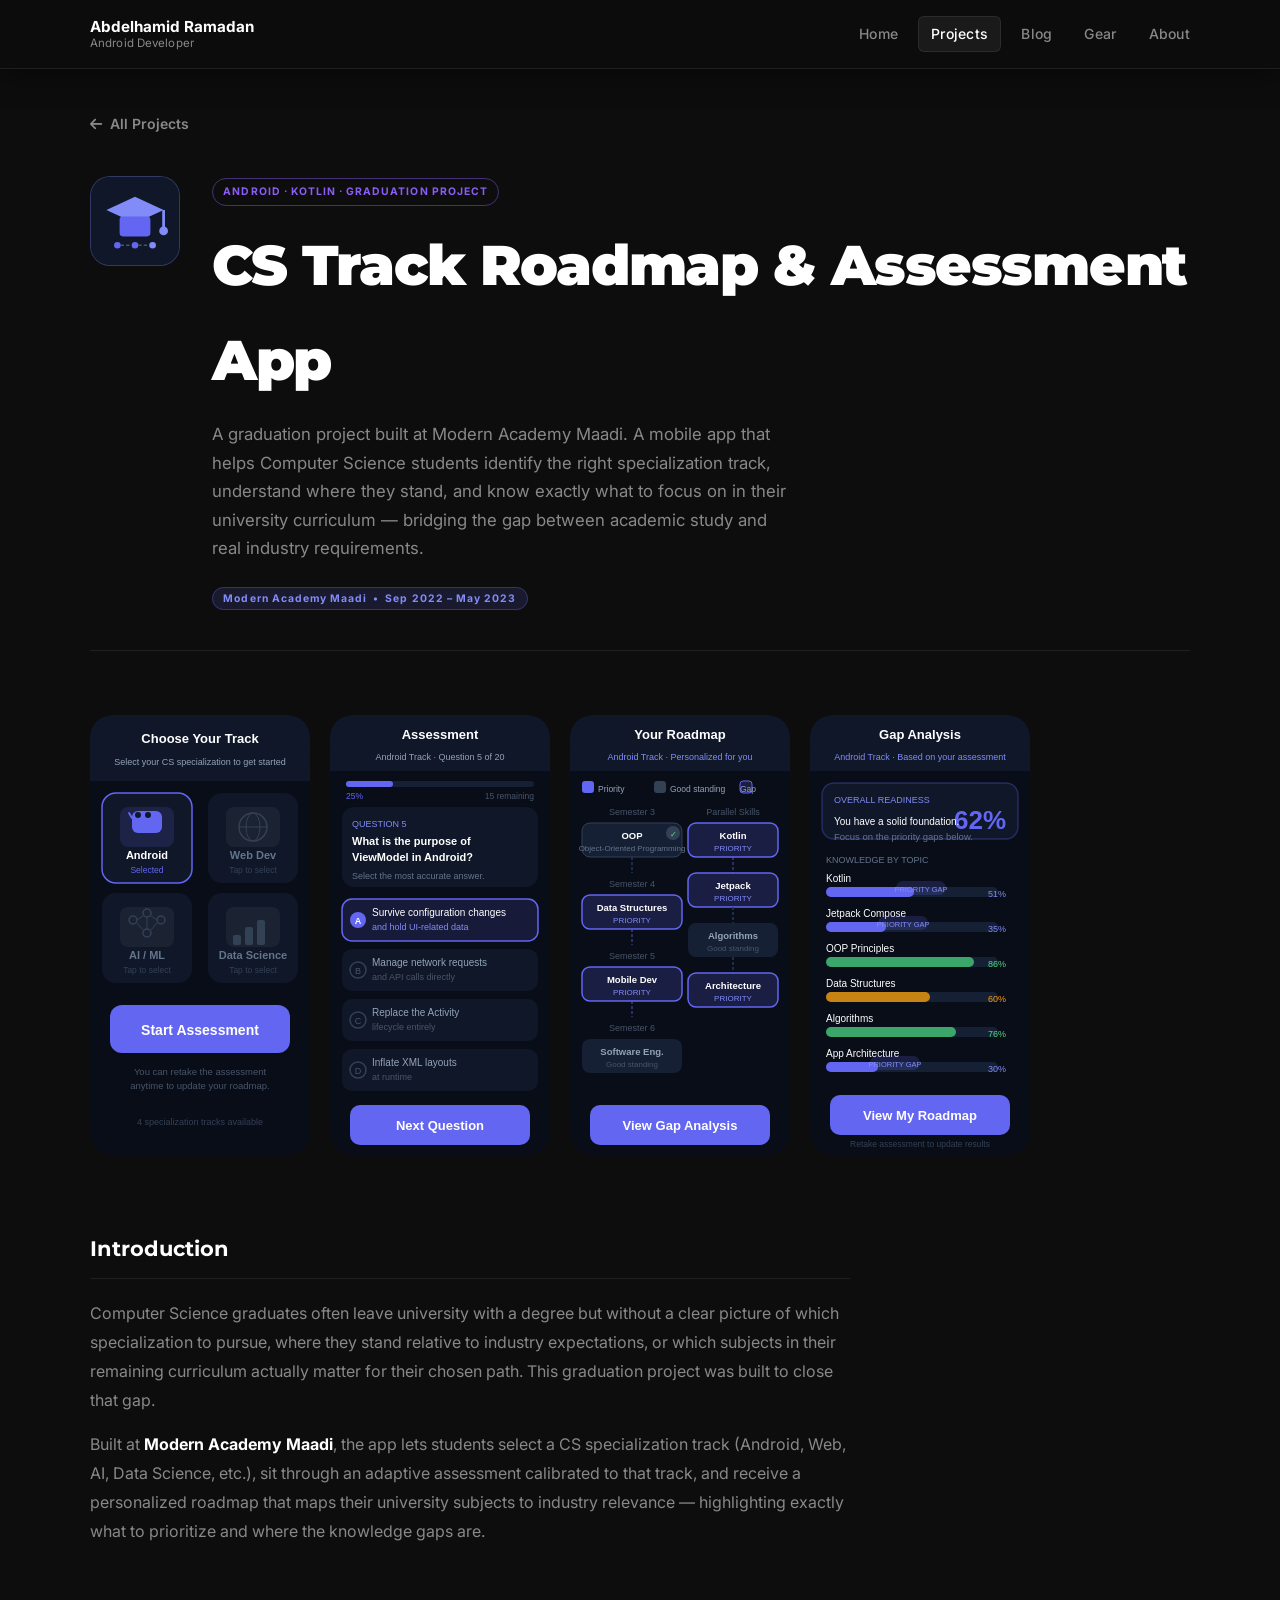
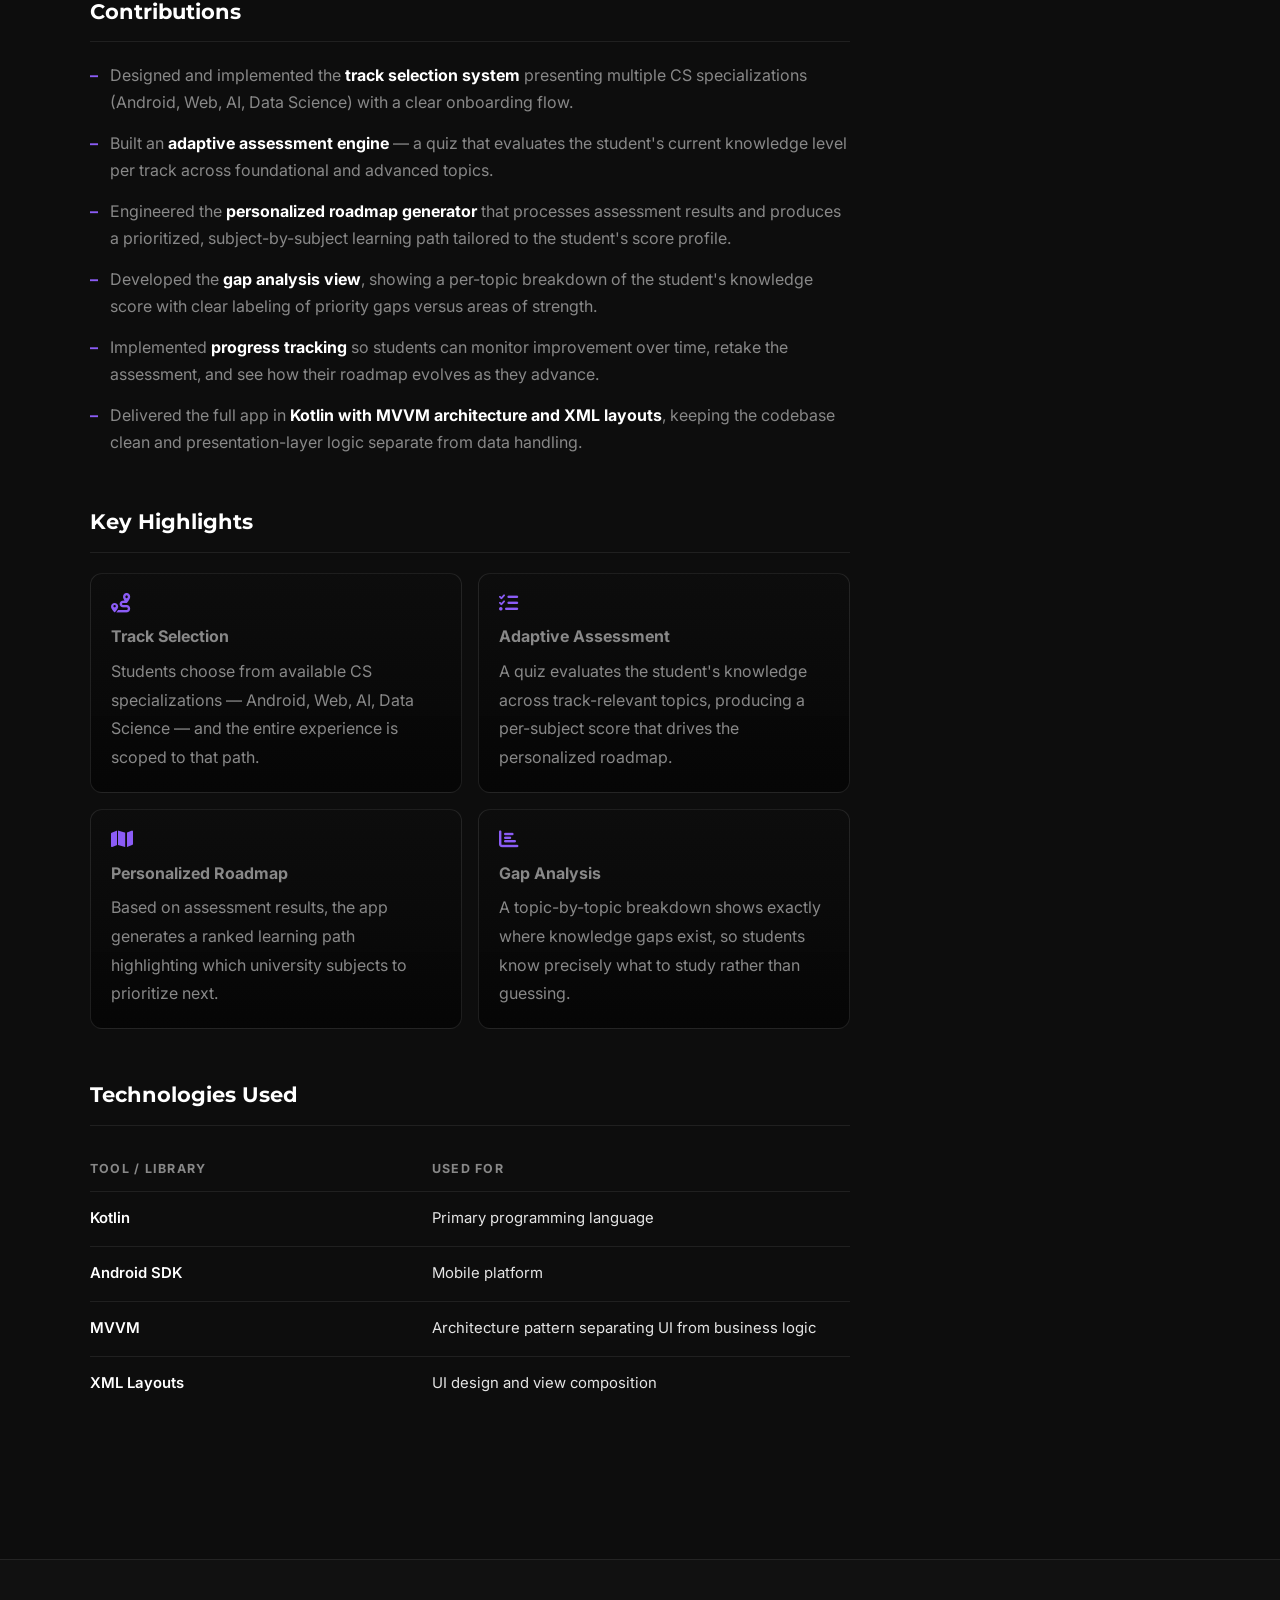
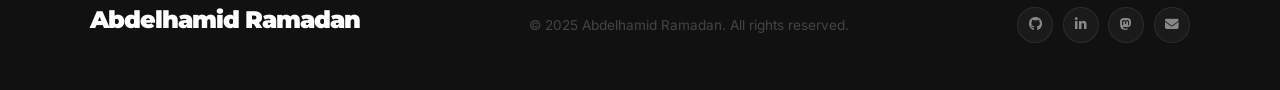
<file: graduation-project.html>
<!DOCTYPE html>
<html lang="en">
<head>
  <meta charset="utf-8">
  <meta name="viewport" content="width=device-width, initial-scale=1">
  <title>CS Track Roadmap | Abdelhamid Ramadan</title>
  <link rel="icon" type="image/png" href="images/profile.png">
  <link rel="stylesheet" href="https://cdnjs.cloudflare.com/ajax/libs/font-awesome/6.4.0/css/all.min.css">
  <link href="https://fonts.googleapis.com/css2?family=Inter:wght@300;400;500;600;700;800;900&family=Montserrat:wght@700;800;900&display=swap" rel="stylesheet">
  <link rel="stylesheet" href="style.css">
  <link rel="stylesheet" href="projects.css">
</head>
<body>

  <!-- Navigation -->
  <nav class="top-nav scrolled" id="topNav">
    <div class="nav-container">
      <a href="index.html" class="nav-logo">
        Abdelhamid Ramadan <span class="nav-logo-role">Android Developer</span>
      </a>
      <div class="nav-links">
        <a href="index.html"    class="nav-link">Home</a>
        <a href="projects.html" class="nav-link active">Projects</a>
        <a href="blog.html"     class="nav-link">Blog</a>
        <a href="gear.html"     class="nav-link">Gear</a>
        <a href="about.html"    class="nav-link">About</a>
      </div>
      <div class="nav-toggle" id="navToggle">
        <span></span><span></span><span></span>
      </div>
    </div>
  </nav>

  <!-- Mobile Menu -->
  <div class="mobile-menu" id="mobileMenu">
    <a href="index.html"    class="mobile-link">Home</a>
    <a href="projects.html" class="mobile-link">Projects</a>
    <a href="blog.html"     class="mobile-link">Blog</a>
    <a href="gear.html"     class="mobile-link">Gear</a>
    <a href="about.html"    class="mobile-link">About</a>
  </div>

  <main class="sp-main">
    <div class="section-container">

      <!-- Back link -->
      <a href="projects.html" class="sp-back">
        <i class="fas fa-arrow-left"></i> All Projects
      </a>

      <!-- Project Hero -->
      <div class="sp-hero">

        <!-- App Icon -->
        <div class="sp-icon" style="background:#0f1728; border-color:rgba(129,140,248,0.3); overflow:hidden; padding:0;">
          <svg width="100%" height="100%" viewBox="0 0 80 80" xmlns="http://www.w3.org/2000/svg">
            <rect width="80" height="80" fill="#0f1728"/>
            <!-- Graduation cap flat top -->
            <polygon points="40,18 66,30 40,42 14,30" fill="#818cf8"/>
            <!-- Cap body -->
            <rect x="26" y="36" width="28" height="18" rx="3" fill="#6366f1"/>
            <!-- Tassel line -->
            <line x1="66" y1="30" x2="66" y2="46" stroke="#818cf8" stroke-width="2.5"/>
            <circle cx="66" cy="49" r="4" fill="#818cf8"/>
            <!-- Path dots suggesting roadmap -->
            <circle cx="24" cy="62" r="3" fill="#6366f1"/>
            <line x1="27" y1="62" x2="35" y2="62" stroke="#475569" stroke-width="1.5" stroke-dasharray="3,2"/>
            <circle cx="40" cy="62" r="3" fill="#6366f1"/>
            <line x1="43" y1="62" x2="51" y2="62" stroke="#475569" stroke-width="1.5" stroke-dasharray="3,2"/>
            <circle cx="56" cy="62" r="3" fill="#818cf8"/>
          </svg>
        </div>

        <div class="sp-hero-text">
          <span class="card-badge" style="margin-bottom:.75rem; display:inline-block;">
            ANDROID &middot; KOTLIN &middot; GRADUATION PROJECT
          </span>
          <h1 class="sp-title">CS Track Roadmap &amp; Assessment App</h1>
          <p class="sp-subtitle">
            A graduation project built at Modern Academy Maadi. A mobile app that helps Computer Science
            students identify the right specialization track, understand where they stand, and know exactly
            what to focus on in their university curriculum — bridging the gap between academic study and
            real industry requirements.
          </p>

          <div style="margin-top:1.25rem;">
            <span class="card-badge" style="background:rgba(99,102,241,0.15); border-color:rgba(99,102,241,0.35); color:#818cf8;">
              Modern Academy Maadi &nbsp;&bull;&nbsp; Sep 2022 – May 2023
            </span>
          </div>
        </div>
      </div>

      <!-- Mock Screens Gallery -->
      <div class="sp-gallery-wrap">
        <div class="sp-gallery" style="display:flex; gap:1.25rem; justify-content:center; flex-wrap:wrap; align-items:flex-start; padding:1rem 0;">

          <!-- ===== SCREEN 1: Track Selection ===== -->
          <svg width="220" height="440" viewBox="0 0 220 440" xmlns="http://www.w3.org/2000/svg" style="border-radius:22px; flex-shrink:0; display:block;">
            <rect width="220" height="440" rx="22" fill="#090d18"/>
            <!-- Header -->
            <rect x="0" y="0" width="220" height="66" rx="22" fill="#0f1728"/>
            <rect x="0" y="46" width="220" height="20" fill="#0f1728"/>
            <text x="110" y="28" font-family="Arial Black, Arial" font-weight="900" font-size="13" fill="white" text-anchor="middle">Choose Your Track</text>
            <text x="110" y="50" font-family="Arial" font-size="9" fill="#94a3b8" text-anchor="middle">Select your CS specialization to get started</text>
            <!-- Android track card (highlighted) -->
            <rect x="12" y="78" width="90" height="90" rx="14" fill="#0f1728" stroke="#6366f1" stroke-width="1.5"/>
            <rect x="30" y="92" width="54" height="40" rx="8" fill="rgba(99,102,241,0.15)"/>
            <!-- Android robot head simple -->
            <rect x="42" y="96" width="30" height="22" rx="6" fill="#6366f1"/>
            <circle cx="48" cy="100" r="3" fill="#0f1728"/>
            <circle cx="58" cy="100" r="3" fill="#0f1728"/>
            <line x1="39" y1="98" x2="42" y2="103" stroke="#6366f1" stroke-width="2" stroke-linecap="round"/>
            <line x1="65" y1="98" x2="62" y2="103" stroke="#6366f1" stroke-width="2" stroke-linecap="round"/>
            <text x="57" y="144" font-family="Arial" font-weight="bold" font-size="11" fill="white" text-anchor="middle">Android</text>
            <text x="57" y="158" font-family="Arial" font-size="8.5" fill="#6366f1" text-anchor="middle">Selected</text>
            <!-- Web track card -->
            <rect x="118" y="78" width="90" height="90" rx="14" fill="#0f1728"/>
            <rect x="136" y="92" width="54" height="40" rx="8" fill="rgba(255,255,255,0.05)"/>
            <!-- Globe icon -->
            <circle cx="163" cy="112" r="14" fill="none" stroke="#334155" stroke-width="1.5"/>
            <ellipse cx="163" cy="112" rx="7" ry="14" fill="none" stroke="#334155" stroke-width="1"/>
            <line x1="149" y1="112" x2="177" y2="112" stroke="#334155" stroke-width="1"/>
            <text x="163" y="144" font-family="Arial" font-weight="bold" font-size="11" fill="#64748b" text-anchor="middle">Web Dev</text>
            <text x="163" y="158" font-family="Arial" font-size="8.5" fill="#334155" text-anchor="middle">Tap to select</text>
            <!-- AI / ML card -->
            <rect x="12" y="178" width="90" height="90" rx="14" fill="#0f1728"/>
            <rect x="30" y="192" width="54" height="40" rx="8" fill="rgba(255,255,255,0.05)"/>
            <!-- Brain/AI icon: network nodes -->
            <circle cx="43" cy="205" r="4" fill="none" stroke="#334155" stroke-width="1.5"/>
            <circle cx="57" cy="198" r="4" fill="none" stroke="#334155" stroke-width="1.5"/>
            <circle cx="71" cy="205" r="4" fill="none" stroke="#334155" stroke-width="1.5"/>
            <circle cx="57" cy="218" r="4" fill="none" stroke="#334155" stroke-width="1.5"/>
            <line x1="47" y1="205" x2="53" y2="201" stroke="#334155" stroke-width="1"/>
            <line x1="61" y1="201" x2="67" y2="205" stroke="#334155" stroke-width="1"/>
            <line x1="53" y1="215" x2="47" y2="208" stroke="#334155" stroke-width="1"/>
            <line x1="61" y1="215" x2="67" y2="208" stroke="#334155" stroke-width="1"/>
            <line x1="57" y1="202" x2="57" y2="214" stroke="#334155" stroke-width="1"/>
            <text x="57" y="244" font-family="Arial" font-weight="bold" font-size="11" fill="#64748b" text-anchor="middle">AI / ML</text>
            <text x="57" y="258" font-family="Arial" font-size="8.5" fill="#334155" text-anchor="middle">Tap to select</text>
            <!-- Data Science card -->
            <rect x="118" y="178" width="90" height="90" rx="14" fill="#0f1728"/>
            <rect x="136" y="192" width="54" height="40" rx="8" fill="rgba(255,255,255,0.05)"/>
            <!-- Bar chart icon -->
            <rect x="143" y="220" width="8" height="10" rx="2" fill="#334155"/>
            <rect x="155" y="212" width="8" height="18" rx="2" fill="#334155"/>
            <rect x="167" y="205" width="8" height="25" rx="2" fill="#334155"/>
            <text x="163" y="244" font-family="Arial" font-weight="bold" font-size="11" fill="#64748b" text-anchor="middle">Data Science</text>
            <text x="163" y="258" font-family="Arial" font-size="8.5" fill="#334155" text-anchor="middle">Tap to select</text>
            <!-- Continue button -->
            <rect x="20" y="290" width="180" height="48" rx="12" fill="#6366f1"/>
            <text x="110" y="320" font-family="Arial Black, Arial" font-weight="900" font-size="14" fill="white" text-anchor="middle">Start Assessment</text>
            <!-- Info note -->
            <text x="110" y="360" font-family="Arial" font-size="9.5" fill="#475569" text-anchor="middle">You can retake the assessment</text>
            <text x="110" y="374" font-family="Arial" font-size="9.5" fill="#475569" text-anchor="middle">anytime to update your roadmap.</text>
            <!-- Track count -->
            <text x="110" y="410" font-family="Arial" font-size="9" fill="#334155" text-anchor="middle">4 specialization tracks available</text>
          </svg>

          <!-- ===== SCREEN 2: Assessment Quiz ===== -->
          <svg width="220" height="440" viewBox="0 0 220 440" xmlns="http://www.w3.org/2000/svg" style="border-radius:22px; flex-shrink:0; display:block;">
            <rect width="220" height="440" rx="22" fill="#090d18"/>
            <!-- Header -->
            <rect x="0" y="0" width="220" height="56" rx="22" fill="#0f1728"/>
            <rect x="0" y="36" width="220" height="20" fill="#0f1728"/>
            <text x="110" y="24" font-family="Arial Black, Arial" font-weight="900" font-size="13" fill="white" text-anchor="middle">Assessment</text>
            <text x="110" y="45" font-family="Arial" font-size="9" fill="#94a3b8" text-anchor="middle">Android Track  ·  Question 5 of 20</text>
            <!-- Progress bar -->
            <rect x="16" y="66" width="188" height="6" rx="3" fill="#152035"/>
            <rect x="16" y="66" width="47" height="6" rx="3" fill="#6366f1"/>
            <!-- Progress label -->
            <text x="16" y="84" font-family="Arial" font-size="8.5" fill="#6366f1">25%</text>
            <text x="204" y="84" font-family="Arial" font-size="8.5" fill="#475569" text-anchor="end">15 remaining</text>
            <!-- Question card -->
            <rect x="12" y="92" width="196" height="80" rx="12" fill="#0f1728"/>
            <text x="22" y="112" font-family="Arial" font-size="9" fill="#818cf8">QUESTION 5</text>
            <text x="22" y="130" font-family="Arial" font-weight="bold" font-size="11" fill="white">What is the purpose of</text>
            <text x="22" y="146" font-family="Arial" font-weight="bold" font-size="11" fill="white">ViewModel in Android?</text>
            <text x="22" y="164" font-family="Arial" font-size="9" fill="#64748b">Select the most accurate answer.</text>
            <!-- Option A (selected) -->
            <rect x="12" y="184" width="196" height="42" rx="10" fill="rgba(99,102,241,0.15)" stroke="#6366f1" stroke-width="1.5"/>
            <circle cx="28" cy="205" r="8" fill="#6366f1"/>
            <text x="28" y="209" font-family="Arial" font-weight="bold" font-size="9" fill="white" text-anchor="middle">A</text>
            <text x="42" y="201" font-family="Arial" font-size="10" fill="white">Survive configuration changes</text>
            <text x="42" y="215" font-family="Arial" font-size="9" fill="#818cf8">and hold UI-related data</text>
            <!-- Option B -->
            <rect x="12" y="234" width="196" height="42" rx="10" fill="#0f1728"/>
            <circle cx="28" cy="255" r="8" fill="none" stroke="#334155" stroke-width="1.5"/>
            <text x="28" y="259" font-family="Arial" font-size="9" fill="#475569" text-anchor="middle">B</text>
            <text x="42" y="251" font-family="Arial" font-size="10" fill="#94a3b8">Manage network requests</text>
            <text x="42" y="265" font-family="Arial" font-size="9" fill="#475569">and API calls directly</text>
            <!-- Option C -->
            <rect x="12" y="284" width="196" height="42" rx="10" fill="#0f1728"/>
            <circle cx="28" cy="305" r="8" fill="none" stroke="#334155" stroke-width="1.5"/>
            <text x="28" y="309" font-family="Arial" font-size="9" fill="#475569" text-anchor="middle">C</text>
            <text x="42" y="301" font-family="Arial" font-size="10" fill="#94a3b8">Replace the Activity</text>
            <text x="42" y="315" font-family="Arial" font-size="9" fill="#475569">lifecycle entirely</text>
            <!-- Option D -->
            <rect x="12" y="334" width="196" height="42" rx="10" fill="#0f1728"/>
            <circle cx="28" cy="355" r="8" fill="none" stroke="#334155" stroke-width="1.5"/>
            <text x="28" y="359" font-family="Arial" font-size="9" fill="#475569" text-anchor="middle">D</text>
            <text x="42" y="351" font-family="Arial" font-size="10" fill="#94a3b8">Inflate XML layouts</text>
            <text x="42" y="365" font-family="Arial" font-size="9" fill="#475569">at runtime</text>
            <!-- Next button -->
            <rect x="20" y="390" width="180" height="40" rx="10" fill="#6366f1"/>
            <text x="110" y="415" font-family="Arial Black, Arial" font-weight="900" font-size="13" fill="white" text-anchor="middle">Next Question</text>
          </svg>

          <!-- ===== SCREEN 3: Personalized Roadmap ===== -->
          <svg width="220" height="440" viewBox="0 0 220 440" xmlns="http://www.w3.org/2000/svg" style="border-radius:22px; flex-shrink:0; display:block;">
            <rect width="220" height="440" rx="22" fill="#090d18"/>
            <!-- Header -->
            <rect x="0" y="0" width="220" height="56" rx="22" fill="#0f1728"/>
            <rect x="0" y="36" width="220" height="20" fill="#0f1728"/>
            <text x="110" y="24" font-family="Arial Black, Arial" font-weight="900" font-size="13" fill="white" text-anchor="middle">Your Roadmap</text>
            <text x="110" y="45" font-family="Arial" font-size="9" fill="#818cf8" text-anchor="middle">Android Track  ·  Personalized for you</text>
            <!-- Legend -->
            <rect x="12" y="66" width="12" height="12" rx="3" fill="#6366f1"/>
            <text x="28" y="77" font-family="Arial" font-size="8.5" fill="#94a3b8">Priority</text>
            <rect x="84" y="66" width="12" height="12" rx="3" fill="#334155"/>
            <text x="100" y="77" font-family="Arial" font-size="8.5" fill="#94a3b8">Good standing</text>
            <rect x="170" y="66" width="12" height="12" rx="3" fill="rgba(99,102,241,0.2)" stroke="#6366f1" stroke-width="1"/>
            <text x="186" y="77" font-family="Arial" font-size="8.5" fill="#94a3b8" text-anchor="end">Gap</text>

            <!-- Semester 1 column -->
            <text x="62" y="100" font-family="Arial" font-size="9" fill="#475569" text-anchor="middle">Semester 3</text>
            <!-- Course nodes -->
            <!-- OOP - completed -->
            <rect x="12" y="108" width="100" height="34" rx="8" fill="#152035" stroke="#334155" stroke-width="1"/>
            <text x="62" y="124" font-family="Arial" font-weight="bold" font-size="9.5" fill="white" text-anchor="middle">OOP</text>
            <text x="62" y="136" font-family="Arial" font-size="8" fill="#64748b" text-anchor="middle">Object-Oriented Programming</text>
            <!-- Checkmark -->
            <circle cx="103" cy="118" r="7" fill="#334155"/>
            <text x="103" y="122" font-family="Arial" font-size="8" fill="#4ade80" text-anchor="middle">&#10003;</text>

            <!-- Connector -->
            <line x1="62" y1="142" x2="62" y2="158" stroke="#1e3a5f" stroke-width="1.5" stroke-dasharray="3,2"/>

            <!-- Semester 2 -->
            <text x="62" y="172" font-family="Arial" font-size="9" fill="#475569" text-anchor="middle">Semester 4</text>
            <!-- Data Structures - priority -->
            <rect x="12" y="180" width="100" height="34" rx="8" fill="rgba(99,102,241,0.2)" stroke="#6366f1" stroke-width="1.5"/>
            <text x="62" y="196" font-family="Arial" font-weight="bold" font-size="9.5" fill="white" text-anchor="middle">Data Structures</text>
            <text x="62" y="208" font-family="Arial" font-size="8" fill="#818cf8" text-anchor="middle">PRIORITY</text>

            <!-- Connector -->
            <line x1="62" y1="214" x2="62" y2="230" stroke="#6366f1" stroke-width="1.5" stroke-dasharray="3,2" opacity="0.5"/>

            <!-- Semester 3 -->
            <text x="62" y="244" font-family="Arial" font-size="9" fill="#475569" text-anchor="middle">Semester 5</text>
            <!-- Mobile Dev - priority -->
            <rect x="12" y="252" width="100" height="34" rx="8" fill="rgba(99,102,241,0.2)" stroke="#6366f1" stroke-width="1.5"/>
            <text x="62" y="268" font-family="Arial" font-weight="bold" font-size="9.5" fill="white" text-anchor="middle">Mobile Dev</text>
            <text x="62" y="280" font-family="Arial" font-size="8" fill="#818cf8" text-anchor="middle">PRIORITY</text>

            <!-- Connector -->
            <line x1="62" y1="286" x2="62" y2="302" stroke="#6366f1" stroke-width="1.5" stroke-dasharray="3,2" opacity="0.5"/>

            <!-- Semester 4 -->
            <text x="62" y="316" font-family="Arial" font-size="9" fill="#475569" text-anchor="middle">Semester 6</text>
            <!-- Software Engineering -->
            <rect x="12" y="324" width="100" height="34" rx="8" fill="#152035"/>
            <text x="62" y="340" font-family="Arial" font-weight="bold" font-size="9.5" fill="#94a3b8" text-anchor="middle">Software Eng.</text>
            <text x="62" y="352" font-family="Arial" font-size="8" fill="#475569" text-anchor="middle">Good standing</text>

            <!-- Right column: parallel tracks -->
            <text x="163" y="100" font-family="Arial" font-size="9" fill="#475569" text-anchor="middle">Parallel Skills</text>
            <!-- Kotlin -->
            <rect x="118" y="108" width="90" height="34" rx="8" fill="rgba(99,102,241,0.2)" stroke="#6366f1" stroke-width="1.5"/>
            <text x="163" y="124" font-family="Arial" font-weight="bold" font-size="9.5" fill="white" text-anchor="middle">Kotlin</text>
            <text x="163" y="136" font-family="Arial" font-size="8" fill="#818cf8" text-anchor="middle">PRIORITY</text>

            <line x1="163" y1="142" x2="163" y2="158" stroke="#6366f1" stroke-width="1.5" stroke-dasharray="3,2" opacity="0.5"/>
            <!-- Jetpack -->
            <rect x="118" y="158" width="90" height="34" rx="8" fill="rgba(99,102,241,0.2)" stroke="#6366f1" stroke-width="1.5"/>
            <text x="163" y="174" font-family="Arial" font-weight="bold" font-size="9.5" fill="white" text-anchor="middle">Jetpack</text>
            <text x="163" y="186" font-family="Arial" font-size="8" fill="#818cf8" text-anchor="middle">PRIORITY</text>

            <line x1="163" y1="192" x2="163" y2="208" stroke="#1e3a5f" stroke-width="1.5" stroke-dasharray="3,2"/>
            <!-- Algorithms -->
            <rect x="118" y="208" width="90" height="34" rx="8" fill="#152035"/>
            <text x="163" y="224" font-family="Arial" font-weight="bold" font-size="9.5" fill="#94a3b8" text-anchor="middle">Algorithms</text>
            <text x="163" y="236" font-family="Arial" font-size="8" fill="#475569" text-anchor="middle">Good standing</text>

            <line x1="163" y1="242" x2="163" y2="258" stroke="#1e3a5f" stroke-width="1.5" stroke-dasharray="3,2"/>
            <!-- Architecture -->
            <rect x="118" y="258" width="90" height="34" rx="8" fill="rgba(99,102,241,0.2)" stroke="#6366f1" stroke-width="1.5"/>
            <text x="163" y="274" font-family="Arial" font-weight="bold" font-size="9.5" fill="white" text-anchor="middle">Architecture</text>
            <text x="163" y="286" font-family="Arial" font-size="8" fill="#818cf8" text-anchor="middle">PRIORITY</text>

            <!-- View Gap Analysis button -->
            <rect x="20" y="390" width="180" height="40" rx="10" fill="#6366f1"/>
            <text x="110" y="415" font-family="Arial Black, Arial" font-weight="900" font-size="13" fill="white" text-anchor="middle">View Gap Analysis</text>
          </svg>

          <!-- ===== SCREEN 4: Gap Analysis ===== -->
          <svg width="220" height="440" viewBox="0 0 220 440" xmlns="http://www.w3.org/2000/svg" style="border-radius:22px; flex-shrink:0; display:block;">
            <rect width="220" height="440" rx="22" fill="#090d18"/>
            <!-- Header -->
            <rect x="0" y="0" width="220" height="56" rx="22" fill="#0f1728"/>
            <rect x="0" y="36" width="220" height="20" fill="#0f1728"/>
            <text x="110" y="24" font-family="Arial Black, Arial" font-weight="900" font-size="13" fill="white" text-anchor="middle">Gap Analysis</text>
            <text x="110" y="45" font-family="Arial" font-size="9" fill="#818cf8" text-anchor="middle">Android Track  ·  Based on your assessment</text>

            <!-- Overall score card -->
            <rect x="12" y="68" width="196" height="56" rx="12" fill="#0f1728" stroke="rgba(99,102,241,0.3)" stroke-width="1.5"/>
            <text x="24" y="88" font-family="Arial" font-size="9" fill="#818cf8">OVERALL READINESS</text>
            <!-- Score arc: simple segment -->
            <text x="170" y="114" font-family="Arial Black, Arial" font-weight="900" font-size="26" fill="#6366f1" text-anchor="middle">62%</text>
            <text x="24" y="110" font-family="Arial" font-size="10" fill="white">You have a solid foundation.</text>
            <text x="24" y="125" font-family="Arial" font-size="9.5" fill="#64748b">Focus on the priority gaps below.</text>

            <!-- Topic bars label -->
            <text x="16" y="148" font-family="Arial" font-size="9" fill="#64748b">KNOWLEDGE BY TOPIC</text>

            <!-- Kotlin bar -->
            <text x="16" y="167" font-family="Arial" font-size="10" fill="white">Kotlin</text>
            <rect x="16" y="172" width="172" height="10" rx="5" fill="#152035"/>
            <rect x="16" y="172" width="88" height="10" rx="5" fill="#6366f1"/>
            <text x="196" y="182" font-family="Arial" font-size="9" fill="#818cf8" text-anchor="end">51%</text>
            <rect x="86" y="166" width="50" height="14" rx="7" fill="rgba(99,102,241,0.2)"/>
            <text x="111" y="177" font-family="Arial" font-size="7.5" fill="#818cf8" text-anchor="middle">PRIORITY GAP</text>

            <!-- Jetpack bar -->
            <text x="16" y="202" font-family="Arial" font-size="10" fill="white">Jetpack Compose</text>
            <rect x="16" y="207" width="172" height="10" rx="5" fill="#152035"/>
            <rect x="16" y="207" width="60" height="10" rx="5" fill="#6366f1"/>
            <text x="196" y="217" font-family="Arial" font-size="9" fill="#818cf8" text-anchor="end">35%</text>
            <rect x="68" y="201" width="50" height="14" rx="7" fill="rgba(99,102,241,0.2)"/>
            <text x="93" y="212" font-family="Arial" font-size="7.5" fill="#818cf8" text-anchor="middle">PRIORITY GAP</text>

            <!-- OOP bar -->
            <text x="16" y="237" font-family="Arial" font-size="10" fill="white">OOP Principles</text>
            <rect x="16" y="242" width="172" height="10" rx="5" fill="#152035"/>
            <rect x="16" y="242" width="148" height="10" rx="5" fill="#4ade80" opacity="0.7"/>
            <text x="196" y="252" font-family="Arial" font-size="9" fill="#4ade80" text-anchor="end">86%</text>

            <!-- Data Structures bar -->
            <text x="16" y="272" font-family="Arial" font-size="10" fill="white">Data Structures</text>
            <rect x="16" y="277" width="172" height="10" rx="5" fill="#152035"/>
            <rect x="16" y="277" width="104" height="10" rx="5" fill="#f59e0b" opacity="0.8"/>
            <text x="196" y="287" font-family="Arial" font-size="9" fill="#f59e0b" text-anchor="end">60%</text>

            <!-- Algorithms bar -->
            <text x="16" y="307" font-family="Arial" font-size="10" fill="white">Algorithms</text>
            <rect x="16" y="312" width="172" height="10" rx="5" fill="#152035"/>
            <rect x="16" y="312" width="130" height="10" rx="5" fill="#4ade80" opacity="0.7"/>
            <text x="196" y="322" font-family="Arial" font-size="9" fill="#4ade80" text-anchor="end">76%</text>

            <!-- Architecture bar -->
            <text x="16" y="342" font-family="Arial" font-size="10" fill="white">App Architecture</text>
            <rect x="16" y="347" width="172" height="10" rx="5" fill="#152035"/>
            <rect x="16" y="347" width="52" height="10" rx="5" fill="#6366f1"/>
            <text x="196" y="357" font-family="Arial" font-size="9" fill="#818cf8" text-anchor="end">30%</text>
            <rect x="60" y="341" width="50" height="14" rx="7" fill="rgba(99,102,241,0.2)"/>
            <text x="85" y="352" font-family="Arial" font-size="7.5" fill="#818cf8" text-anchor="middle">PRIORITY GAP</text>

            <!-- View Roadmap button -->
            <rect x="20" y="380" width="180" height="40" rx="10" fill="#6366f1"/>
            <text x="110" y="405" font-family="Arial Black, Arial" font-weight="900" font-size="13" fill="white" text-anchor="middle">View My Roadmap</text>
            <!-- Note -->
            <text x="110" y="432" font-family="Arial" font-size="8.5" fill="#334155" text-anchor="middle">Retake assessment to update results</text>
          </svg>

        </div>
      </div>

      <!-- Body -->
      <div class="sp-body">

        <!-- Introduction -->
        <section class="sp-section">
          <h2 class="sp-section-title">Introduction</h2>
          <p>
            Computer Science graduates often leave university with a degree but without a clear picture of
            which specialization to pursue, where they stand relative to industry expectations, or which
            subjects in their remaining curriculum actually matter for their chosen path. This graduation
            project was built to close that gap.
          </p>
          <p style="margin-top:1rem;">
            Built at <strong style="color:var(--white);">Modern Academy Maadi</strong>, the app lets students
            select a CS specialization track (Android, Web, AI, Data Science, etc.), sit through an adaptive
            assessment calibrated to that track, and receive a personalized roadmap that maps their
            university subjects to industry relevance — highlighting exactly what to prioritize and where the
            knowledge gaps are.
          </p>
        </section>

        <!-- Contributions -->
        <section class="sp-section">
          <h2 class="sp-section-title">Contributions</h2>
          <ul class="sp-list">
            <li>Designed and implemented the <strong style="color:var(--white);">track selection system</strong> presenting multiple CS specializations (Android, Web, AI, Data Science) with a clear onboarding flow.</li>
            <li>Built an <strong style="color:var(--white);">adaptive assessment engine</strong> — a quiz that evaluates the student's current knowledge level per track across foundational and advanced topics.</li>
            <li>Engineered the <strong style="color:var(--white);">personalized roadmap generator</strong> that processes assessment results and produces a prioritized, subject-by-subject learning path tailored to the student's score profile.</li>
            <li>Developed the <strong style="color:var(--white);">gap analysis view</strong>, showing a per-topic breakdown of the student's knowledge score with clear labeling of priority gaps versus areas of strength.</li>
            <li>Implemented <strong style="color:var(--white);">progress tracking</strong> so students can monitor improvement over time, retake the assessment, and see how their roadmap evolves as they advance.</li>
            <li>Delivered the full app in <strong style="color:var(--white);">Kotlin with MVVM architecture and XML layouts</strong>, keeping the codebase clean and presentation-layer logic separate from data handling.</li>
          </ul>
        </section>

        <!-- Key Highlights -->
        <section class="sp-section">
          <h2 class="sp-section-title">Key Highlights</h2>
          <div class="sp-highlights">

            <div class="sp-highlight-card">
              <i class="fas fa-route"></i>
              <p class="sp-highlight-title">Track Selection</p>
              <p class="sp-highlight-desc">Students choose from available CS specializations — Android, Web, AI, Data Science — and the entire experience is scoped to that path.</p>
            </div>

            <div class="sp-highlight-card">
              <i class="fas fa-tasks"></i>
              <p class="sp-highlight-title">Adaptive Assessment</p>
              <p class="sp-highlight-desc">A quiz evaluates the student's knowledge across track-relevant topics, producing a per-subject score that drives the personalized roadmap.</p>
            </div>

            <div class="sp-highlight-card">
              <i class="fas fa-map"></i>
              <p class="sp-highlight-title">Personalized Roadmap</p>
              <p class="sp-highlight-desc">Based on assessment results, the app generates a ranked learning path highlighting which university subjects to prioritize next.</p>
            </div>

            <div class="sp-highlight-card">
              <i class="fas fa-chart-bar"></i>
              <p class="sp-highlight-title">Gap Analysis</p>
              <p class="sp-highlight-desc">A topic-by-topic breakdown shows exactly where knowledge gaps exist, so students know precisely what to study rather than guessing.</p>
            </div>

          </div>
        </section>

        <!-- Tech Stack -->
        <section class="sp-section">
          <h2 class="sp-section-title">Technologies Used</h2>
          <table class="tech-table">
            <thead>
              <tr>
                <th>Tool / Library</th>
                <th>Used for</th>
              </tr>
            </thead>
            <tbody>
              <tr><td>Kotlin</td><td>Primary programming language</td></tr>
              <tr><td>Android SDK</td><td>Mobile platform</td></tr>
              <tr><td>MVVM</td><td>Architecture pattern separating UI from business logic</td></tr>
              <tr><td>XML Layouts</td><td>UI design and view composition</td></tr>
            </tbody>
          </table>
        </section>

      </div>
      <!-- /sp-body -->

    </div>
  </main>

  <!-- Footer -->
  <footer class="site-footer">
    <div class="footer-container">
      <span class="footer-logo">Abdelhamid Ramadan</span>
      <p class="footer-text">© 2025 Abdelhamid Ramadan. All rights reserved.</p>
      <div class="footer-socials">
        <a href="https://github.com/AbdelhamidDash" class="social-link" aria-label="GitHub" target="_blank" rel="noopener noreferrer"><i class="fab fa-github"></i></a>
        <a href="https://www.linkedin.com/in/abdelhamidr/" class="social-link" aria-label="LinkedIn" target="_blank" rel="noopener noreferrer"><i class="fab fa-linkedin-in"></i></a>
        <a href="https://mastodon.social/@AbdehamidDash" class="social-link" aria-label="Mastodon" target="_blank" rel="noopener noreferrer"><i class="fab fa-mastodon"></i></a>
        <a href="mailto:abdelhamydRamadan@gmail.com" class="social-link" aria-label="Email"><i class="fas fa-envelope"></i></a>
      </div>
    </div>
  </footer>

  <script>
    const toggle = document.getElementById('navToggle');
    const mobileMenu = document.getElementById('mobileMenu');
    toggle.addEventListener('click', () => {
      mobileMenu.classList.toggle('open');
      toggle.classList.toggle('active');
    });
    document.querySelectorAll('.mobile-link').forEach(l =>
      l.addEventListener('click', () => {
        mobileMenu.classList.remove('open');
        toggle.classList.remove('active');
      })
    );
  </script>
</body>
</html>
</file>
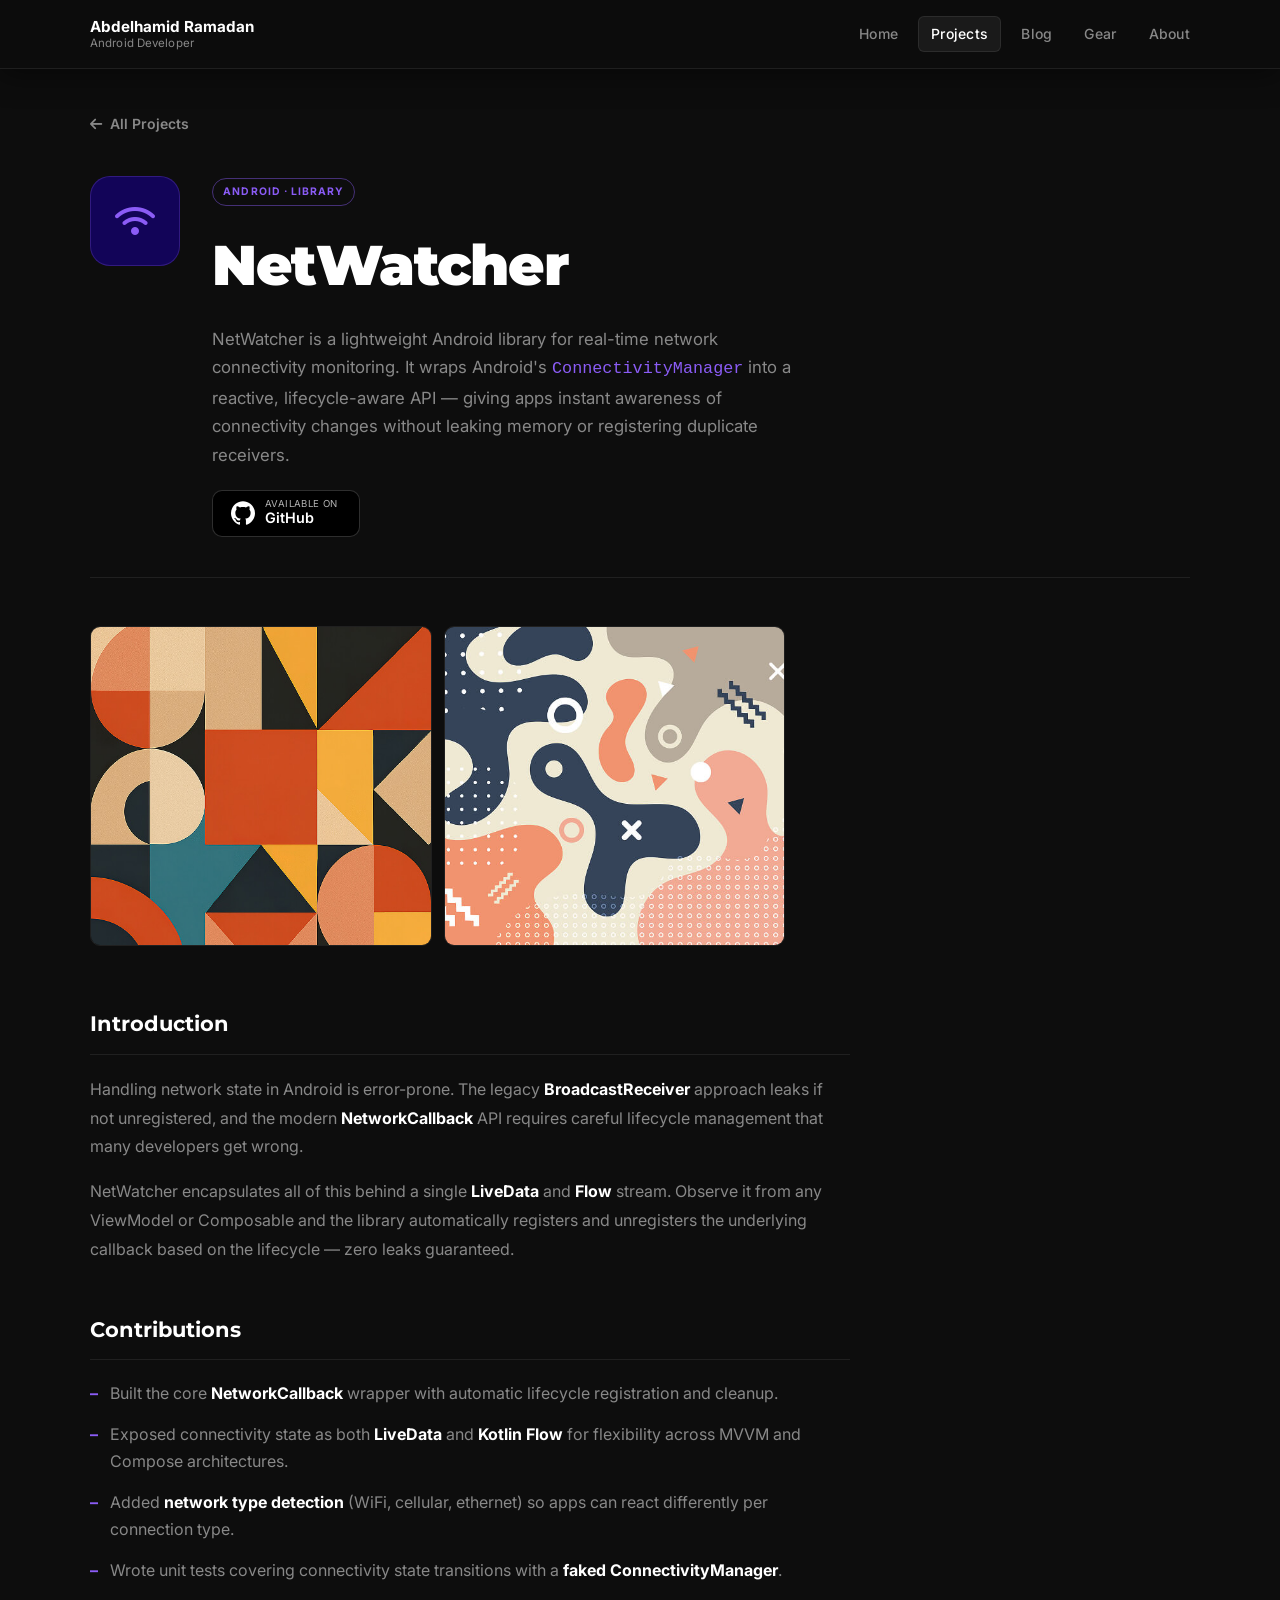
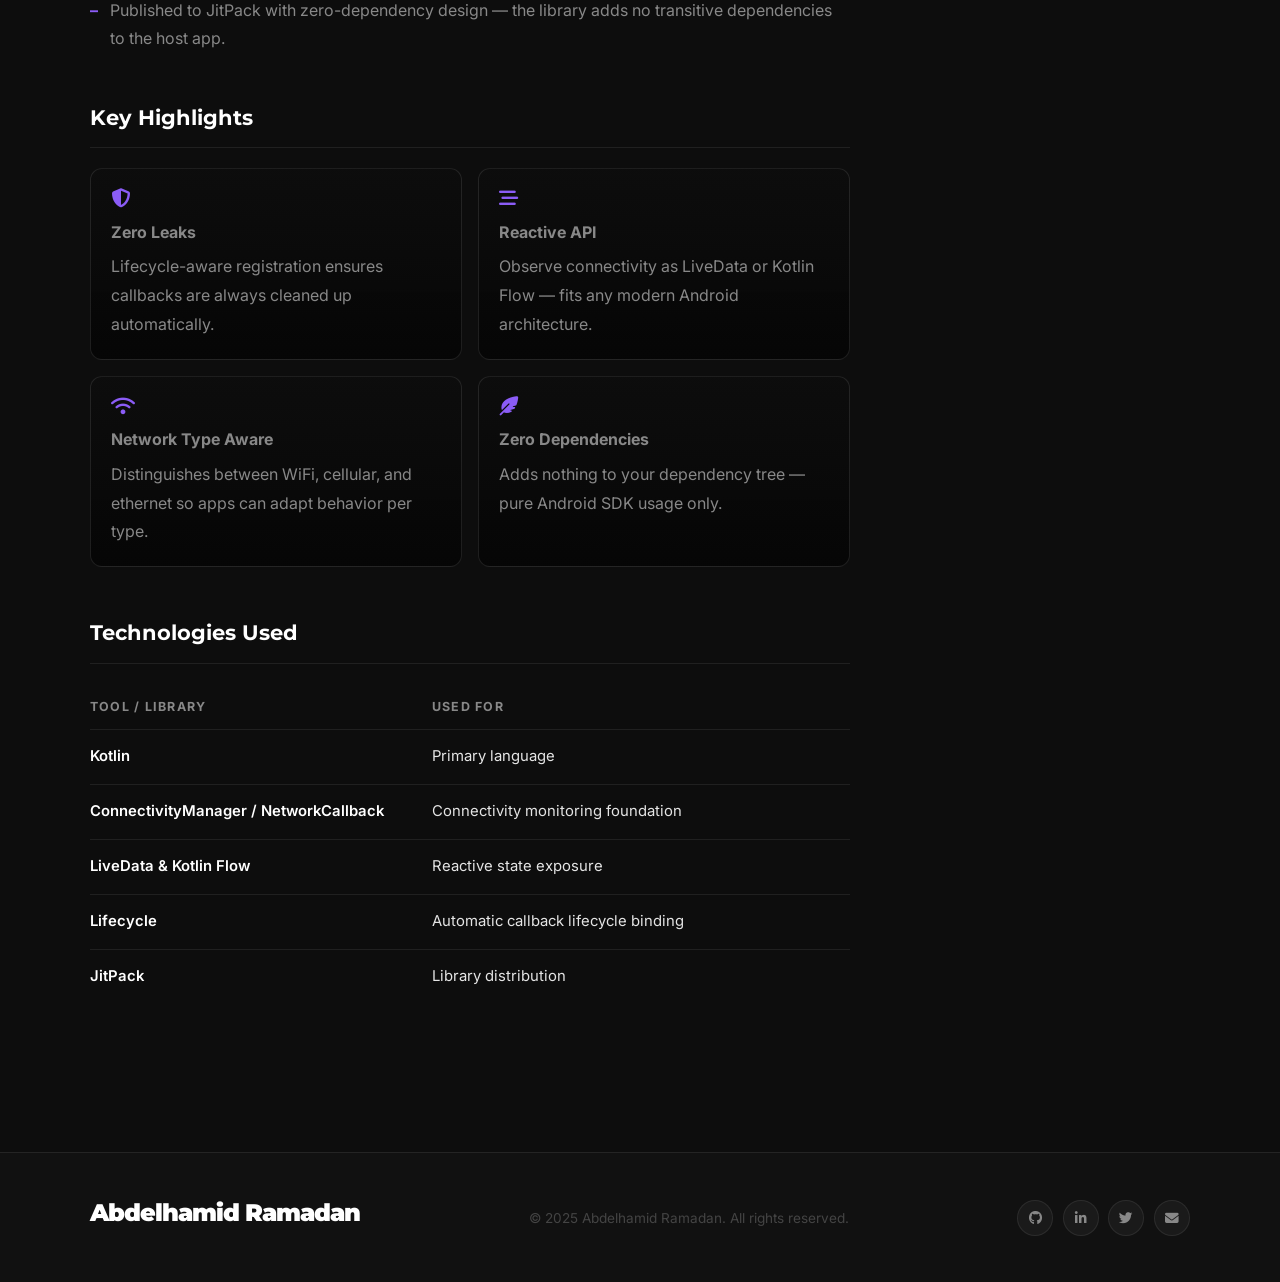
<file: net-watcher.html>
<!DOCTYPE html>
<html lang="en">
<head>
  <meta charset="utf-8">
  <meta name="viewport" content="width=device-width, initial-scale=1">
  <title>NetWatcher | Abdelhamid Ramadan</title>
  <link rel="icon" type="image/png" href="images/profile.png">
  <link rel="stylesheet" href="https://cdnjs.cloudflare.com/ajax/libs/font-awesome/6.4.0/css/all.min.css">
  <link href="https://fonts.googleapis.com/css2?family=Inter:wght@300;400;500;600;700;800;900&family=Montserrat:wght@700;800;900&display=swap" rel="stylesheet">
  <link rel="stylesheet" href="style.css">
  <link rel="stylesheet" href="projects.css">
</head>
<body>

  <nav class="top-nav scrolled" id="topNav">
    <div class="nav-container">
      <a href="index.html" class="nav-logo">
        Abdelhamid Ramadan <span class="nav-logo-role">Android Developer</span>
      </a>
      <div class="nav-links">
        <a href="index.html"    class="nav-link">Home</a>
        <a href="projects.html" class="nav-link active">Projects</a>
        <a href="blog.html"     class="nav-link">Blog</a>
        <a href="gear.html"     class="nav-link">Gear</a>
        <a href="about.html"    class="nav-link">About</a>
      </div>
      <div class="nav-toggle" id="navToggle">
        <span></span><span></span><span></span>
      </div>
    </div>
  </nav>

  <div class="mobile-menu" id="mobileMenu">
    <a href="index.html"    class="mobile-link">Home</a>
    <a href="projects.html" class="mobile-link">Projects</a>
    <a href="blog.html"     class="mobile-link">Blog</a>
    <a href="gear.html"     class="mobile-link">Gear</a>
    <a href="about.html"    class="mobile-link">About</a>
  </div>

  <main class="sp-main">
    <div class="section-container">

      <a href="projects.html" class="sp-back">
        <i class="fas fa-arrow-left"></i> All Projects
      </a>

      <div class="sp-hero">
        <div class="sp-icon" style="background:#120458; border-color:rgba(139,92,246,0.25);">
          <i class="fas fa-wifi" style="color:#8b5cf6; font-size:2rem;"></i>
        </div>
        <div class="sp-hero-text">
          <span class="card-badge" style="margin-bottom:.75rem; display:inline-block;">
            ANDROID &middot; LIBRARY
          </span>
          <h1 class="sp-title">NetWatcher</h1>
          <p class="sp-subtitle">
            NetWatcher is a lightweight Android library for real-time network connectivity monitoring. It wraps Android's <code style="color:var(--accent);">ConnectivityManager</code> into a reactive, lifecycle-aware API — giving apps instant awareness of connectivity changes without leaking memory or registering duplicate receivers.
          </p>
          <div class="sp-store-badges">
            <a href="#" class="store-badge github-badge" target="_blank" rel="noopener" aria-label="Available on GitHub">
              <svg class="store-badge-icon" viewBox="0 0 24 24" xmlns="http://www.w3.org/2000/svg"><path fill="white" d="M12 .297c-6.63 0-12 5.373-12 12 0 5.303 3.438 9.8 8.205 11.385.6.113.82-.258.82-.577 0-.285-.01-1.04-.015-2.04-3.338.724-4.042-1.61-4.042-1.61C4.422 18.07 3.633 17.7 3.633 17.7c-1.087-.744.084-.729.084-.729 1.205.084 1.838 1.236 1.838 1.236 1.07 1.835 2.809 1.305 3.495.998.108-.776.417-1.305.76-1.605-2.665-.3-5.466-1.332-5.466-5.93 0-1.31.465-2.38 1.235-3.22-.135-.303-.54-1.523.105-3.176 0 0 1.005-.322 3.3 1.23.96-.267 1.98-.399 3-.405 1.02.006 2.04.138 3 .405 2.28-1.552 3.285-1.23 3.285-1.23.645 1.653.24 2.873.12 3.176.765.84 1.23 1.91 1.23 3.22 0 4.61-2.805 5.625-5.475 5.92.42.36.81 1.096.81 2.22 0 1.606-.015 2.896-.015 3.286 0 .315.21.69.825.57C20.565 22.092 24 17.592 24 12.297c0-6.627-5.373-12-12-12"/></svg>
              <div class="store-badge-text">
                <span class="store-badge-sub">Available on</span>
                <span class="store-badge-main">GitHub</span>
              </div>
            </a>
          </div>
        </div>
      </div>

      <div class="sp-gallery-wrap">
        <div class="sp-gallery">
          <img src="images/port-item3.jpg" alt="NetWatcher screenshot 1" class="sp-screenshot">
          <img src="images/port-item4.jpg" alt="NetWatcher screenshot 2" class="sp-screenshot">
        </div>
      </div>

      <div class="sp-body">

        <section class="sp-section">
          <h2 class="sp-section-title">Introduction</h2>
          <p>
            Handling network state in Android is error-prone. The legacy <strong style="color:var(--white);">BroadcastReceiver</strong>
            approach leaks if not unregistered, and the modern <strong style="color:var(--white);">NetworkCallback</strong> API
            requires careful lifecycle management that many developers get wrong.
          </p>
          <p style="margin-top:1rem;">
            NetWatcher encapsulates all of this behind a single <strong style="color:var(--white);">LiveData</strong> and
            <strong style="color:var(--white);">Flow</strong> stream. Observe it from any ViewModel or Composable and the
            library automatically registers and unregisters the underlying callback based on the lifecycle — zero leaks guaranteed.
          </p>
        </section>

        <section class="sp-section">
          <h2 class="sp-section-title">Contributions</h2>
          <ul class="sp-list">
            <li>Built the core <strong style="color:var(--white);">NetworkCallback</strong> wrapper with automatic lifecycle registration and cleanup.</li>
            <li>Exposed connectivity state as both <strong style="color:var(--white);">LiveData</strong> and <strong style="color:var(--white);">Kotlin Flow</strong> for flexibility across MVVM and Compose architectures.</li>
            <li>Added <strong style="color:var(--white);">network type detection</strong> (WiFi, cellular, ethernet) so apps can react differently per connection type.</li>
            <li>Wrote unit tests covering connectivity state transitions with a <strong style="color:var(--white);">faked ConnectivityManager</strong>.</li>
            <li>Published to JitPack with zero-dependency design — the library adds no transitive dependencies to the host app.</li>
          </ul>
        </section>

        <section class="sp-section">
          <h2 class="sp-section-title">Key Highlights</h2>
          <div class="sp-highlights">
            <div class="sp-highlight-card">
              <i class="fas fa-shield-alt"></i>
              <p class="sp-highlight-title">Zero Leaks</p>
              <p class="sp-highlight-desc">Lifecycle-aware registration ensures callbacks are always cleaned up automatically.</p>
            </div>
            <div class="sp-highlight-card">
              <i class="fas fa-stream"></i>
              <p class="sp-highlight-title">Reactive API</p>
              <p class="sp-highlight-desc">Observe connectivity as LiveData or Kotlin Flow — fits any modern Android architecture.</p>
            </div>
            <div class="sp-highlight-card">
              <i class="fas fa-wifi"></i>
              <p class="sp-highlight-title">Network Type Aware</p>
              <p class="sp-highlight-desc">Distinguishes between WiFi, cellular, and ethernet so apps can adapt behavior per type.</p>
            </div>
            <div class="sp-highlight-card">
              <i class="fas fa-feather-alt"></i>
              <p class="sp-highlight-title">Zero Dependencies</p>
              <p class="sp-highlight-desc">Adds nothing to your dependency tree — pure Android SDK usage only.</p>
            </div>
          </div>
        </section>

        <section class="sp-section">
          <h2 class="sp-section-title">Technologies Used</h2>
          <table class="tech-table">
            <thead>
              <tr><th>Tool / Library</th><th>Used for</th></tr>
            </thead>
            <tbody>
              <tr><td>Kotlin</td><td>Primary language</td></tr>
              <tr><td>ConnectivityManager / NetworkCallback</td><td>Connectivity monitoring foundation</td></tr>
              <tr><td>LiveData &amp; Kotlin Flow</td><td>Reactive state exposure</td></tr>
              <tr><td>Lifecycle</td><td>Automatic callback lifecycle binding</td></tr>
              <tr><td>JitPack</td><td>Library distribution</td></tr>
            </tbody>
          </table>
        </section>

      </div>
    </div>
  </main>

  <footer class="site-footer">
    <div class="footer-container">
      <span class="footer-logo">Abdelhamid Ramadan</span>
      <p class="footer-text">© 2025 Abdelhamid Ramadan. All rights reserved.</p>
      <div class="footer-socials">
        <a href="#" class="social-link" aria-label="GitHub"><i class="fab fa-github"></i></a>
        <a href="#" class="social-link" aria-label="LinkedIn"><i class="fab fa-linkedin-in"></i></a>
        <a href="#" class="social-link" aria-label="Twitter"><i class="fab fa-twitter"></i></a>
        <a href="#" class="social-link" aria-label="Email"><i class="fas fa-envelope"></i></a>
      </div>
    </div>
  </footer>

  <script>
    const toggle = document.getElementById('navToggle');
    const mobileMenu = document.getElementById('mobileMenu');
    toggle.addEventListener('click', () => {
      mobileMenu.classList.toggle('open');
      toggle.classList.toggle('active');
    });
    document.querySelectorAll('.mobile-link').forEach(l =>
      l.addEventListener('click', () => {
        mobileMenu.classList.remove('open');
        toggle.classList.remove('active');
      })
    );
  </script>
</body>
</html>
</file>
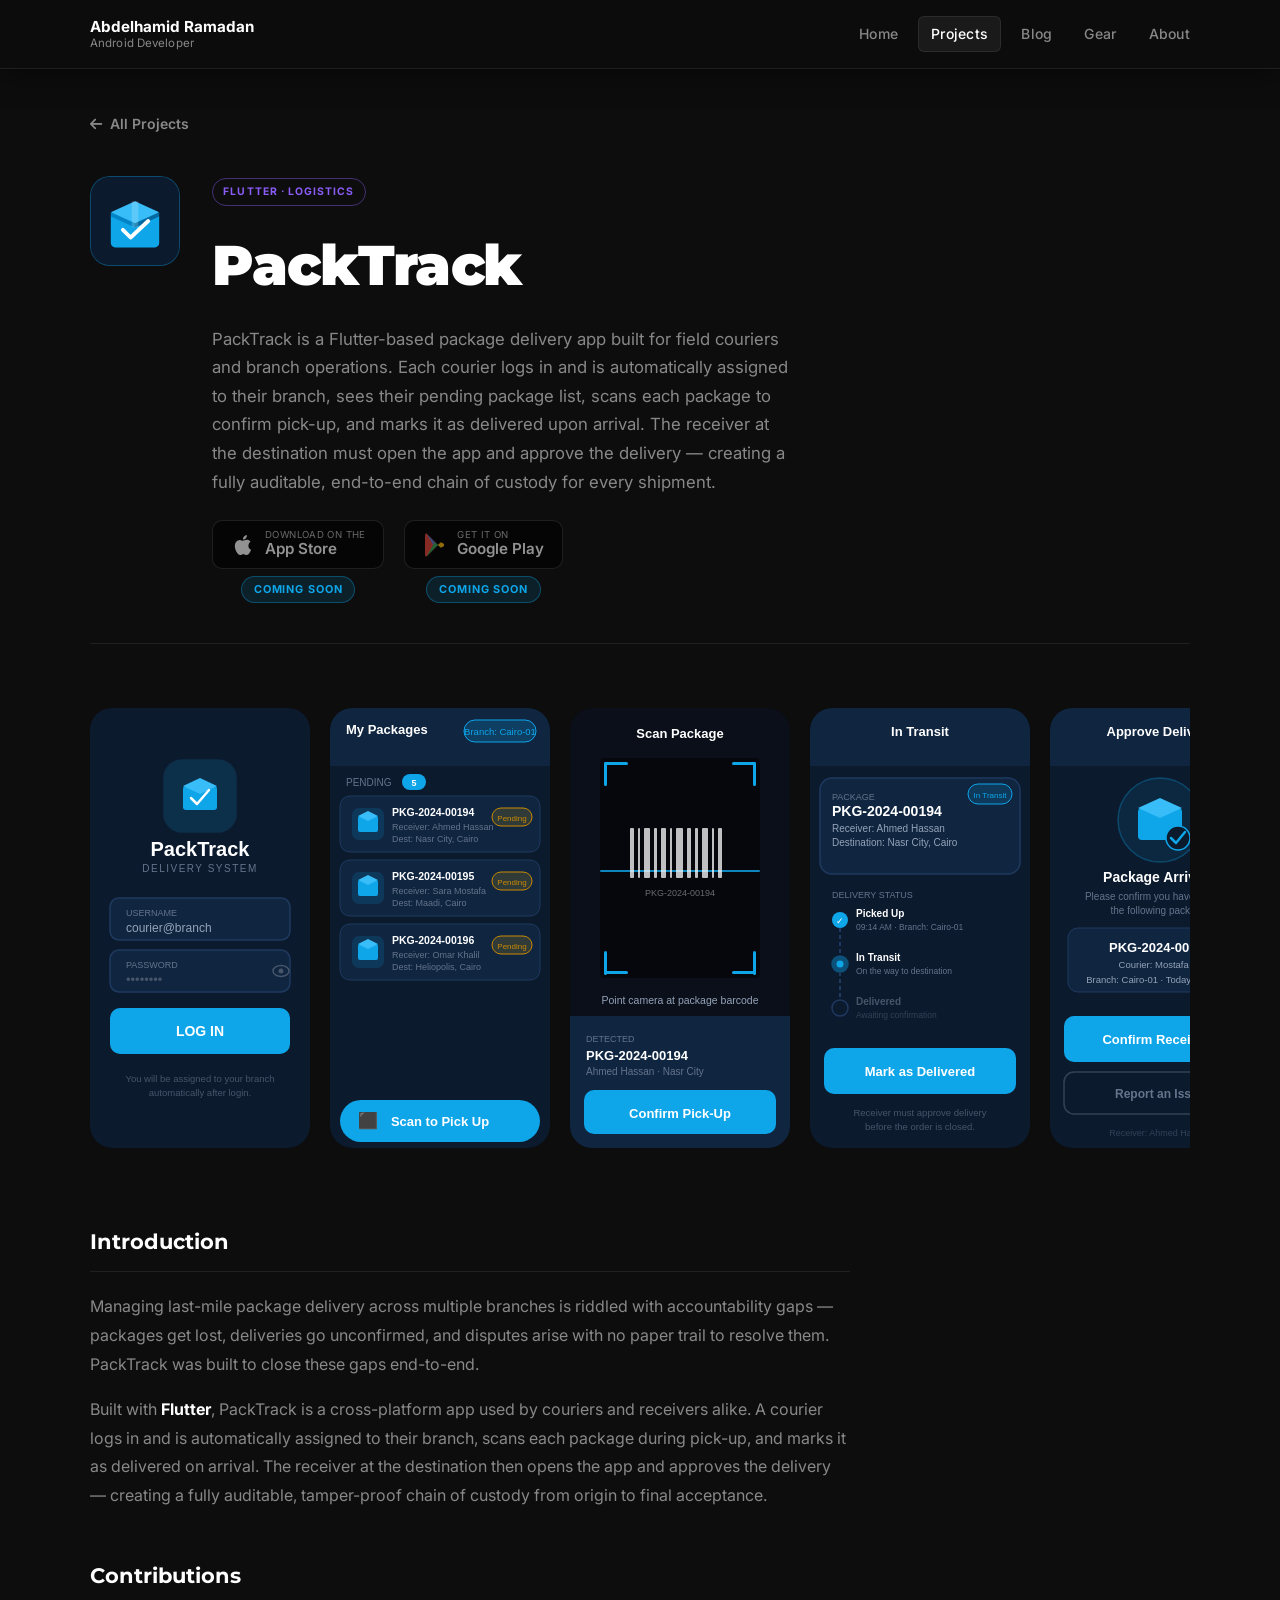
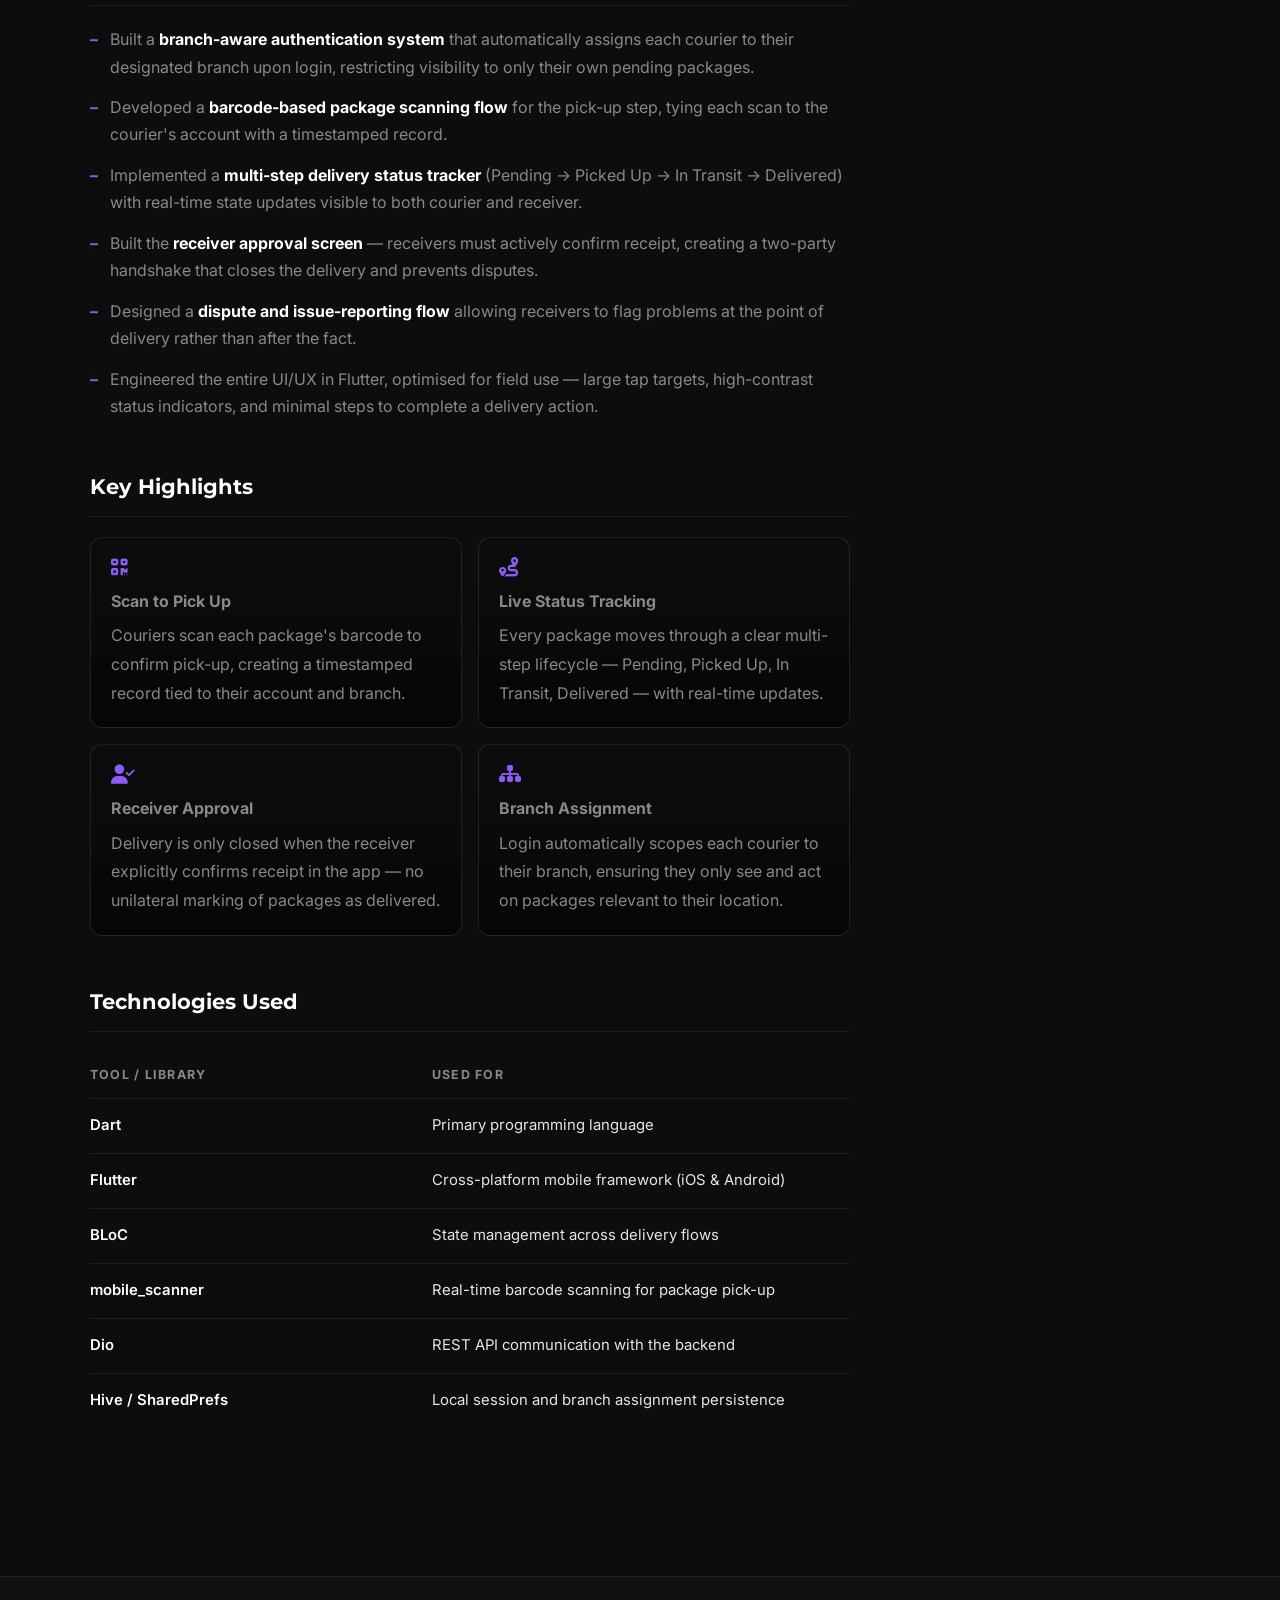
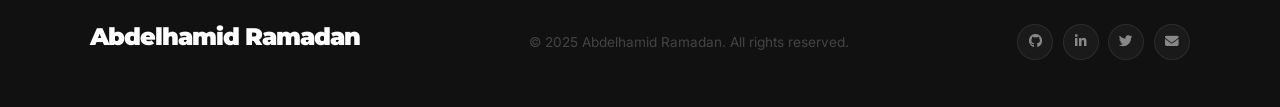
<file: package-app.html>
<!DOCTYPE html>
<html lang="en">
<head>
  <meta charset="utf-8">
  <meta name="viewport" content="width=device-width, initial-scale=1">
  <title>PackTrack | Abdelhamid Ramadan</title>
  <link rel="icon" type="image/png" href="images/profile.png">
  <link rel="stylesheet" href="https://cdnjs.cloudflare.com/ajax/libs/font-awesome/6.4.0/css/all.min.css">
  <link href="https://fonts.googleapis.com/css2?family=Inter:wght@300;400;500;600;700;800;900&family=Montserrat:wght@700;800;900&display=swap" rel="stylesheet">
  <link rel="stylesheet" href="style.css">
  <link rel="stylesheet" href="projects.css">

  <style>
    /* "Coming Soon" badge wrapping the store buttons */
    .store-soon-wrap {
      position: relative;
      display: inline-flex;
      flex-direction: column;
      align-items: center;
      gap: .45rem;
    }
    .store-soon-badge {
      font-size: .68rem;
      font-weight: 700;
      letter-spacing: .08em;
      color: #0ea5e9;
      background: rgba(14,165,233,.13);
      border: 1px solid rgba(14,165,233,.35);
      border-radius: 20px;
      padding: .2rem .75rem;
      text-transform: uppercase;
      white-space: nowrap;
    }
    .store-badge.coming-soon {
      opacity: .55;
      cursor: default;
      pointer-events: none;
    }
    .sp-store-badges {
      display: flex;
      flex-wrap: wrap;
      gap: 1.25rem;
      margin-top: 1.5rem;
      align-items: flex-end;
    }
  </style>
</head>
<body>

  <!-- Navigation -->
  <nav class="top-nav scrolled" id="topNav">
    <div class="nav-container">
      <a href="index.html" class="nav-logo">
        Abdelhamid Ramadan <span class="nav-logo-role">Android Developer</span>
      </a>
      <div class="nav-links">
        <a href="index.html"    class="nav-link">Home</a>
        <a href="projects.html" class="nav-link active">Projects</a>
        <a href="blog.html"     class="nav-link">Blog</a>
        <a href="gear.html"     class="nav-link">Gear</a>
        <a href="about.html"    class="nav-link">About</a>
      </div>
      <div class="nav-toggle" id="navToggle">
        <span></span><span></span><span></span>
      </div>
    </div>
  </nav>

  <!-- Mobile Menu -->
  <div class="mobile-menu" id="mobileMenu">
    <a href="index.html"    class="mobile-link">Home</a>
    <a href="projects.html" class="mobile-link">Projects</a>
    <a href="blog.html"     class="mobile-link">Blog</a>
    <a href="gear.html"     class="mobile-link">Gear</a>
    <a href="about.html"    class="mobile-link">About</a>
  </div>

  <main class="sp-main">
    <div class="section-container">

      <!-- Back link -->
      <a href="projects.html" class="sp-back">
        <i class="fas fa-arrow-left"></i> All Projects
      </a>

      <!-- Project Hero -->
      <div class="sp-hero">

        <!-- App Icon -->
        <div class="sp-icon" style="background:#0c1a2e; border-color:rgba(14,165,233,0.35); overflow:hidden; padding:0;">
          <svg width="100%" height="100%" viewBox="0 0 80 80" xmlns="http://www.w3.org/2000/svg">
            <rect width="80" height="80" fill="#0c1a2e"/>
            <!-- Box body -->
            <rect x="18" y="32" width="44" height="32" rx="4" fill="#0ea5e9"/>
            <!-- Box lid top face -->
            <polygon points="18,32 40,22 62,32 40,42" fill="#38bdf8"/>
            <!-- Box lid left flap -->
            <polygon points="18,32 18,36 40,46 40,42" fill="#0284c7"/>
            <!-- Box lid right flap -->
            <polygon points="62,32 62,36 40,46 40,42" fill="#0369a1"/>
            <!-- Center tape line on lid -->
            <polygon points="37,22 43,22 43,46 37,46" fill="rgba(255,255,255,0.18)"/>
            <!-- Checkmark on box face -->
            <polyline points="29,48 36,55 52,40" fill="none" stroke="white" stroke-width="3.5" stroke-linecap="round" stroke-linejoin="round"/>
          </svg>
        </div>

        <div class="sp-hero-text">
          <span class="card-badge" style="margin-bottom:.75rem; display:inline-block;">
            FLUTTER &middot; LOGISTICS
          </span>
          <h1 class="sp-title">PackTrack</h1>
          <p class="sp-subtitle">
            PackTrack is a Flutter-based package delivery app built for field couriers and branch operations.
            Each courier logs in and is automatically assigned to their branch, sees their pending package list,
            scans each package to confirm pick-up, and marks it as delivered upon arrival. The receiver at the
            destination must open the app and approve the delivery — creating a fully auditable, end-to-end
            chain of custody for every shipment.
          </p>

          <!-- Store Badges -->
          <div class="sp-store-badges">

            <!-- Apple App Store – coming soon -->
            <div class="store-soon-wrap">
              <a href="#" class="store-badge coming-soon" aria-label="Download on the App Store" tabindex="-1">
                <svg class="store-badge-icon" viewBox="0 0 24 24" xmlns="http://www.w3.org/2000/svg">
                  <path fill="white" d="M18.71 19.5c-.83 1.24-1.71 2.45-3.05 2.47-1.34.03-1.77-.79-3.29-.79-1.53 0-2 .77-3.27.82-1.31.05-2.3-1.32-3.14-2.53C4.25 17 2.94 12.45 4.7 9.39c.87-1.52 2.43-2.48 4.12-2.51 1.28-.02 2.5.87 3.29.87.78 0 2.26-1.07 3.8-.91.65.03 2.47.26 3.64 1.98-.09.06-2.17 1.28-2.15 3.81.03 3.02 2.65 4.03 2.68 4.04-.03.07-.42 1.44-1.38 2.83M13 3.5c.73-.83 1.94-1.46 2.94-1.5.13 1.17-.34 2.35-1.04 3.19-.69.85-1.83 1.51-2.95 1.42-.15-1.15.41-2.35 1.05-3.11z"/>
                </svg>
                <div class="store-badge-text">
                  <span class="store-badge-sub">Download on the</span>
                  <span class="store-badge-main">App Store</span>
                </div>
              </a>
              <span class="store-soon-badge">Coming Soon</span>
            </div>

            <!-- Google Play – coming soon -->
            <div class="store-soon-wrap">
              <a href="#" class="store-badge coming-soon" aria-label="Get it on Google Play" tabindex="-1">
                <svg class="store-badge-icon" viewBox="0 0 24 24" xmlns="http://www.w3.org/2000/svg">
                  <path fill="#EA4335" d="M3.18 23.76A2 2 0 0 1 2 22V2a2 2 0 0 1 1.18-1.76l11.65 11.65z"/>
                  <path fill="#FBBC05" d="M20.32 10.6l-2.5-1.43-3 2.83 3 2.83 2.53-1.45a1.63 1.63 0 0 0 0-2.78z"/>
                  <path fill="#4285F4" d="M3.18.24 14.83 11.89 11.82 14.7 3.18.24z" opacity=".8"/>
                  <path fill="#34A853" d="M3.18 23.76l8.64-14.48 3 2.83-11.64 11.65z"/>
                </svg>
                <div class="store-badge-text">
                  <span class="store-badge-sub">GET IT ON</span>
                  <span class="store-badge-main">Google Play</span>
                </div>
              </a>
              <span class="store-soon-badge">Coming Soon</span>
            </div>

          </div>
        </div>
      </div>

      <!-- Mock Screens Gallery -->
      <div class="sp-gallery-wrap">
        <div class="sp-gallery" style="display:flex; gap:1.25rem; justify-content:center; flex-wrap:wrap; align-items:flex-start; padding:1rem 0;">

          <!-- ===== SCREEN 1: Login ===== -->
          <svg width="220" height="440" viewBox="0 0 220 440" xmlns="http://www.w3.org/2000/svg" style="border-radius:22px; flex-shrink:0; display:block;">
            <rect width="220" height="440" rx="22" fill="#0c1a2e"/>
            <!-- Status bar -->
            <rect x="0" y="0" width="220" height="32" rx="22" fill="#0c1a2e"/>
            <!-- App Icon center -->
            <rect x="74" y="52" width="72" height="72" rx="18" fill="#0ea5e9" opacity="0.15" stroke="#0ea5e9" stroke-width="1.5"/>
            <!-- box on icon -->
            <rect x="93" y="78" width="34" height="24" rx="3" fill="#0ea5e9"/>
            <polygon points="93,78 110,70 127,78 110,86" fill="#38bdf8"/>
            <polyline points="101,90 107,96 119,82" fill="none" stroke="white" stroke-width="2.5" stroke-linecap="round" stroke-linejoin="round"/>
            <!-- App name -->
            <text x="110" y="148" font-family="Arial Black, Arial" font-weight="900" font-size="20" fill="white" text-anchor="middle">PackTrack</text>
            <text x="110" y="164" font-family="Arial" font-size="10" fill="#64748b" text-anchor="middle" letter-spacing="1.5">DELIVERY SYSTEM</text>
            <!-- Username field -->
            <rect x="20" y="190" width="180" height="42" rx="9" fill="#0f2540" stroke="#1e3a5f" stroke-width="1.5"/>
            <text x="36" y="208" font-family="Arial" font-size="9" fill="#64748b">USERNAME</text>
            <text x="36" y="224" font-family="Arial" font-size="12" fill="#94a3b8">courier@branch</text>
            <!-- Password field -->
            <rect x="20" y="242" width="180" height="42" rx="9" fill="#0f2540" stroke="#1e3a5f" stroke-width="1.5"/>
            <text x="36" y="260" font-family="Arial" font-size="9" fill="#64748b">PASSWORD</text>
            <text x="36" y="276" font-family="Arial" font-size="13" fill="#475569">••••••••</text>
            <!-- Eye icon -->
            <ellipse cx="191" cy="263" rx="8" ry="5.5" fill="none" stroke="#475569" stroke-width="1.5"/>
            <circle cx="191" cy="263" r="2.5" fill="#475569"/>
            <!-- Login button -->
            <rect x="20" y="300" width="180" height="46" rx="10" fill="#0ea5e9"/>
            <text x="110" y="328" font-family="Arial Black, Arial" font-weight="900" font-size="14" fill="white" text-anchor="middle">LOG IN</text>
            <!-- Branch auto-assign note -->
            <text x="110" y="374" font-family="Arial" font-size="9.5" fill="#475569" text-anchor="middle">You will be assigned to your branch</text>
            <text x="110" y="388" font-family="Arial" font-size="9.5" fill="#475569" text-anchor="middle">automatically after login.</text>
          </svg>

          <!-- ===== SCREEN 2: Package List ===== -->
          <svg width="220" height="440" viewBox="0 0 220 440" xmlns="http://www.w3.org/2000/svg" style="border-radius:22px; flex-shrink:0; display:block;">
            <rect width="220" height="440" rx="22" fill="#0c1a2e"/>
            <!-- Header -->
            <rect x="0" y="0" width="220" height="58" rx="22" fill="#0f2540"/>
            <rect x="0" y="36" width="220" height="22" fill="#0f2540"/>
            <text x="16" y="26" font-family="Arial Black, Arial" font-weight="900" font-size="13" fill="white">My Packages</text>
            <rect x="134" y="12" width="72" height="22" rx="11" fill="rgba(14,165,233,0.2)" stroke="#0ea5e9" stroke-width="1"/>
            <text x="170" y="27" font-family="Arial" font-size="9.5" fill="#0ea5e9" text-anchor="middle">Branch: Cairo-01</text>
            <!-- Pending badge -->
            <text x="16" y="78" font-family="Arial" font-size="10" fill="#64748b">PENDING  </text>
            <rect x="72" y="66" width="24" height="16" rx="8" fill="#0ea5e9"/>
            <text x="84" y="78" font-family="Arial" font-weight="bold" font-size="9" fill="white" text-anchor="middle">5</text>
            <!-- Package item 1 -->
            <rect x="10" y="88" width="200" height="56" rx="10" fill="#0f2540" stroke="#1e3a5f" stroke-width="1"/>
            <rect x="22" y="100" width="32" height="32" rx="7" fill="#0ea5e9" opacity="0.15"/>
            <!-- box mini -->
            <rect x="28" y="108" width="20" height="16" rx="2" fill="#0ea5e9"/>
            <polygon points="28,108 38,103 48,108 38,113" fill="#38bdf8"/>
            <text x="62" y="108" font-family="Arial" font-weight="bold" font-size="10.5" fill="white">PKG-2024-00194</text>
            <text x="62" y="122" font-family="Arial" font-size="9" fill="#64748b">Receiver: Ahmed Hassan</text>
            <text x="62" y="134" font-family="Arial" font-size="9" fill="#64748b">Dest: Nasr City, Cairo</text>
            <rect x="162" y="100" width="40" height="18" rx="9" fill="rgba(234,179,8,0.15)" stroke="#ca8a04" stroke-width="1"/>
            <text x="182" y="113" font-family="Arial" font-size="8" fill="#ca8a04" text-anchor="middle">Pending</text>
            <!-- Package item 2 -->
            <rect x="10" y="152" width="200" height="56" rx="10" fill="#0f2540" stroke="#1e3a5f" stroke-width="1"/>
            <rect x="22" y="164" width="32" height="32" rx="7" fill="#0ea5e9" opacity="0.15"/>
            <rect x="28" y="172" width="20" height="16" rx="2" fill="#0ea5e9"/>
            <polygon points="28,172 38,167 48,172 38,177" fill="#38bdf8"/>
            <text x="62" y="172" font-family="Arial" font-weight="bold" font-size="10.5" fill="white">PKG-2024-00195</text>
            <text x="62" y="186" font-family="Arial" font-size="9" fill="#64748b">Receiver: Sara Mostafa</text>
            <text x="62" y="198" font-family="Arial" font-size="9" fill="#64748b">Dest: Maadi, Cairo</text>
            <rect x="162" y="164" width="40" height="18" rx="9" fill="rgba(234,179,8,0.15)" stroke="#ca8a04" stroke-width="1"/>
            <text x="182" y="177" font-family="Arial" font-size="8" fill="#ca8a04" text-anchor="middle">Pending</text>
            <!-- Package item 3 -->
            <rect x="10" y="216" width="200" height="56" rx="10" fill="#0f2540" stroke="#1e3a5f" stroke-width="1"/>
            <rect x="22" y="228" width="32" height="32" rx="7" fill="#0ea5e9" opacity="0.15"/>
            <rect x="28" y="236" width="20" height="16" rx="2" fill="#0ea5e9"/>
            <polygon points="28,236 38,231 48,236 38,241" fill="#38bdf8"/>
            <text x="62" y="236" font-family="Arial" font-weight="bold" font-size="10.5" fill="white">PKG-2024-00196</text>
            <text x="62" y="250" font-family="Arial" font-size="9" fill="#64748b">Receiver: Omar Khalil</text>
            <text x="62" y="262" font-family="Arial" font-size="9" fill="#64748b">Dest: Heliopolis, Cairo</text>
            <rect x="162" y="228" width="40" height="18" rx="9" fill="rgba(234,179,8,0.15)" stroke="#ca8a04" stroke-width="1"/>
            <text x="182" y="241" font-family="Arial" font-size="8" fill="#ca8a04" text-anchor="middle">Pending</text>
            <!-- Scan to pick up CTA -->
            <rect x="10" y="392" width="200" height="42" rx="21" fill="#0ea5e9"/>
            <text x="28" y="418" font-family="Arial" font-size="16" fill="white">⬛</text>
            <text x="110" y="418" font-family="Arial Black, Arial" font-weight="900" font-size="13" fill="white" text-anchor="middle">Scan to Pick Up</text>
          </svg>

          <!-- ===== SCREEN 3: Scan / Pick-up ===== -->
          <svg width="220" height="440" viewBox="0 0 220 440" xmlns="http://www.w3.org/2000/svg" style="border-radius:22px; flex-shrink:0; display:block;">
            <rect width="220" height="440" rx="22" fill="#050d18"/>
            <!-- Dark cam area -->
            <rect x="0" y="0" width="220" height="310" rx="22" fill="#0a0f1a"/>
            <rect x="0" y="288" width="220" height="22" fill="#0a0f1a"/>
            <!-- Header -->
            <text x="110" y="30" font-family="Arial Black, Arial" font-weight="900" font-size="13" fill="white" text-anchor="middle">Scan Package</text>
            <!-- Viewfinder -->
            <rect x="30" y="50" width="160" height="220" rx="4" fill="rgba(0,0,0,0.5)"/>
            <!-- Scan line (sky blue) -->
            <rect x="30" y="162" width="160" height="2" rx="1" fill="#0ea5e9" opacity="0.8"/>
            <!-- Corner brackets -->
            <rect x="34" y="54" width="24" height="3"  rx="1.5" fill="#0ea5e9"/>
            <rect x="34" y="54" width="3"  height="24" rx="1.5" fill="#0ea5e9"/>
            <rect x="162" y="54" width="24" height="3"  rx="1.5" fill="#0ea5e9"/>
            <rect x="183" y="54" width="3"  height="24" rx="1.5" fill="#0ea5e9"/>
            <rect x="34" y="263" width="24" height="3"  rx="1.5" fill="#0ea5e9"/>
            <rect x="34" y="243" width="3"  height="24" rx="1.5" fill="#0ea5e9"/>
            <rect x="162" y="263" width="24" height="3"  rx="1.5" fill="#0ea5e9"/>
            <rect x="183" y="243" width="3"  height="24" rx="1.5" fill="#0ea5e9"/>
            <!-- Barcode inside frame -->
            <rect x="60" y="120" width="4"  height="50" rx="1" fill="white" opacity="0.75"/>
            <rect x="68" y="120" width="2"  height="50" rx="1" fill="white" opacity="0.75"/>
            <rect x="74" y="120" width="6"  height="50" rx="1" fill="white" opacity="0.75"/>
            <rect x="84" y="120" width="3"  height="50" rx="1" fill="white" opacity="0.75"/>
            <rect x="91" y="120" width="5"  height="50" rx="1" fill="white" opacity="0.75"/>
            <rect x="100" y="120" width="2" height="50" rx="1" fill="white" opacity="0.75"/>
            <rect x="106" y="120" width="7" height="50" rx="1" fill="white" opacity="0.75"/>
            <rect x="117" y="120" width="4" height="50" rx="1" fill="white" opacity="0.75"/>
            <rect x="125" y="120" width="3" height="50" rx="1" fill="white" opacity="0.75"/>
            <rect x="132" y="120" width="6" height="50" rx="1" fill="white" opacity="0.75"/>
            <rect x="142" y="120" width="2" height="50" rx="1" fill="white" opacity="0.75"/>
            <rect x="148" y="120" width="4" height="50" rx="1" fill="white" opacity="0.75"/>
            <text x="110" y="188" font-family="Arial" font-size="9" fill="rgba(255,255,255,0.4)" text-anchor="middle">PKG-2024-00194</text>
            <!-- Instruction -->
            <text x="110" y="296" font-family="Arial" font-size="10.5" fill="#94a3b8" text-anchor="middle">Point camera at package barcode</text>
            <!-- Bottom panel -->
            <rect x="0" y="308" width="220" height="132" rx="0" fill="#0f2540"/>
            <rect x="0" y="308" width="220" height="10" fill="#0f2540"/>
            <!-- Detected package info -->
            <text x="16" y="334" font-family="Arial" font-size="9" fill="#64748b">DETECTED</text>
            <text x="16" y="352" font-family="Arial Black, Arial" font-weight="900" font-size="13" fill="white">PKG-2024-00194</text>
            <text x="16" y="367" font-family="Arial" font-size="10" fill="#64748b">Ahmed Hassan · Nasr City</text>
            <!-- Confirm pick-up button -->
            <rect x="14" y="382" width="192" height="44" rx="10" fill="#0ea5e9"/>
            <text x="110" y="410" font-family="Arial Black, Arial" font-weight="900" font-size="13" fill="white" text-anchor="middle">Confirm Pick-Up</text>
          </svg>

          <!-- ===== SCREEN 4: Mark as Delivered ===== -->
          <svg width="220" height="440" viewBox="0 0 220 440" xmlns="http://www.w3.org/2000/svg" style="border-radius:22px; flex-shrink:0; display:block;">
            <rect width="220" height="440" rx="22" fill="#0c1a2e"/>
            <!-- Header -->
            <rect x="0" y="0" width="220" height="58" rx="22" fill="#0f2540"/>
            <rect x="0" y="36" width="220" height="22" fill="#0f2540"/>
            <text x="110" y="28" font-family="Arial Black, Arial" font-weight="900" font-size="13" fill="white" text-anchor="middle">In Transit</text>
            <!-- Package card -->
            <rect x="10" y="70" width="200" height="96" rx="12" fill="#0f2540" stroke="#1e3a5f" stroke-width="1.5"/>
            <text x="22" y="92" font-family="Arial" font-size="9" fill="#64748b">PACKAGE</text>
            <text x="22" y="108" font-family="Arial Black, Arial" font-weight="900" font-size="14" fill="white">PKG-2024-00194</text>
            <text x="22" y="124" font-family="Arial" font-size="10" fill="#94a3b8">Receiver: Ahmed Hassan</text>
            <text x="22" y="138" font-family="Arial" font-size="10" fill="#94a3b8">Destination: Nasr City, Cairo</text>
            <rect x="158" y="76" width="44" height="20" rx="10" fill="rgba(14,165,233,0.15)" stroke="#0ea5e9" stroke-width="1"/>
            <text x="180" y="90" font-family="Arial" font-size="8" fill="#0ea5e9" text-anchor="middle">In Transit</text>
            <!-- Timeline -->
            <text x="22" y="190" font-family="Arial" font-size="9" fill="#64748b">DELIVERY STATUS</text>
            <!-- Step 1: Picked up -->
            <circle cx="30" cy="212" r="8" fill="#0ea5e9"/>
            <text x="30" y="216" font-family="Arial" font-size="9" fill="white" text-anchor="middle">✓</text>
            <line x1="30" y1="220" x2="30" y2="248" stroke="#1e3a5f" stroke-width="2" stroke-dasharray="4,3"/>
            <text x="46" y="209" font-family="Arial" font-weight="bold" font-size="10" fill="white">Picked Up</text>
            <text x="46" y="222" font-family="Arial" font-size="8.5" fill="#64748b">09:14 AM · Branch: Cairo-01</text>
            <!-- Step 2: In Transit (active) -->
            <circle cx="30" cy="256" r="8" fill="#0ea5e9" opacity="0.4" stroke="#0ea5e9" stroke-width="1.5"/>
            <circle cx="30" cy="256" r="3.5" fill="#0ea5e9"/>
            <line x1="30" y1="264" x2="30" y2="292" stroke="#1e3a5f" stroke-width="2" stroke-dasharray="4,3"/>
            <text x="46" y="253" font-family="Arial" font-weight="bold" font-size="10" fill="white">In Transit</text>
            <text x="46" y="266" font-family="Arial" font-size="8.5" fill="#64748b">On the way to destination</text>
            <!-- Step 3: Delivered (pending) -->
            <circle cx="30" cy="300" r="8" fill="none" stroke="#1e3a5f" stroke-width="1.5"/>
            <text x="46" y="297" font-family="Arial" font-weight="bold" font-size="10" fill="#475569">Delivered</text>
            <text x="46" y="310" font-family="Arial" font-size="8.5" fill="#334155">Awaiting confirmation</text>
            <!-- Mark Delivered button -->
            <rect x="14" y="340" width="192" height="46" rx="10" fill="#0ea5e9"/>
            <text x="110" y="368" font-family="Arial Black, Arial" font-weight="900" font-size="13" fill="white" text-anchor="middle">Mark as Delivered</text>
            <!-- Note -->
            <text x="110" y="408" font-family="Arial" font-size="9.5" fill="#475569" text-anchor="middle">Receiver must approve delivery</text>
            <text x="110" y="422" font-family="Arial" font-size="9.5" fill="#475569" text-anchor="middle">before the order is closed.</text>
          </svg>

          <!-- ===== SCREEN 5: Receiver Approval ===== -->
          <svg width="220" height="440" viewBox="0 0 220 440" xmlns="http://www.w3.org/2000/svg" style="border-radius:22px; flex-shrink:0; display:block;">
            <rect width="220" height="440" rx="22" fill="#0c1a2e"/>
            <!-- Header -->
            <rect x="0" y="0" width="220" height="58" rx="22" fill="#0f2540"/>
            <rect x="0" y="36" width="220" height="22" fill="#0f2540"/>
            <text x="110" y="28" font-family="Arial Black, Arial" font-weight="900" font-size="13" fill="white" text-anchor="middle">Approve Delivery</text>
            <!-- Illustration: delivery icon -->
            <circle cx="110" cy="112" r="42" fill="rgba(14,165,233,0.1)" stroke="rgba(14,165,233,0.3)" stroke-width="1.5"/>
            <!-- box -->
            <rect x="88" y="100" width="44" height="32" rx="4" fill="#0ea5e9"/>
            <polygon points="88,100 110,90 132,100 110,110" fill="#38bdf8"/>
            <!-- checkmark overlay -->
            <circle cx="128" cy="130" r="12" fill="#0c1a2e" stroke="#0ea5e9" stroke-width="1.5"/>
            <polyline points="121,130 126,135 135,124" fill="none" stroke="#0ea5e9" stroke-width="2.5" stroke-linecap="round" stroke-linejoin="round"/>
            <!-- Greeting text -->
            <text x="110" y="174" font-family="Arial Black, Arial" font-weight="900" font-size="14" fill="white" text-anchor="middle">Package Arrived!</text>
            <text x="110" y="192" font-family="Arial" font-size="10" fill="#64748b" text-anchor="middle">Please confirm you have received</text>
            <text x="110" y="206" font-family="Arial" font-size="10" fill="#64748b" text-anchor="middle">the following package:</text>
            <!-- Package summary -->
            <rect x="18" y="220" width="184" height="64" rx="10" fill="#0f2540" stroke="#1e3a5f" stroke-width="1"/>
            <text x="110" y="244" font-family="Arial Black, Arial" font-weight="900" font-size="13" fill="white" text-anchor="middle">PKG-2024-00194</text>
            <text x="110" y="260" font-family="Arial" font-size="9.5" fill="#94a3b8" text-anchor="middle">Courier: Mostafa Ali</text>
            <text x="110" y="275" font-family="Arial" font-size="9.5" fill="#94a3b8" text-anchor="middle">Branch: Cairo-01 · Today 10:42 AM</text>
            <!-- Confirm receipt button -->
            <rect x="14" y="308" width="192" height="46" rx="10" fill="#0ea5e9"/>
            <text x="110" y="336" font-family="Arial Black, Arial" font-weight="900" font-size="13" fill="white" text-anchor="middle">Confirm Receipt ✓</text>
            <!-- Dispute button -->
            <rect x="14" y="364" width="192" height="42" rx="10" fill="none" stroke="#334155" stroke-width="1.5"/>
            <text x="110" y="390" font-family="Arial" font-weight="bold" font-size="12" fill="#64748b" text-anchor="middle">Report an Issue</text>
            <!-- Receiver label -->
            <text x="110" y="428" font-family="Arial" font-size="9" fill="#334155" text-anchor="middle">Receiver: Ahmed Hassan</text>
          </svg>

        </div>
      </div>

      <!-- Body -->
      <div class="sp-body">

        <!-- Introduction -->
        <section class="sp-section">
          <h2 class="sp-section-title">Introduction</h2>
          <p>
            Managing last-mile package delivery across multiple branches is riddled with accountability gaps —
            packages get lost, deliveries go unconfirmed, and disputes arise with no paper trail to resolve them.
            PackTrack was built to close these gaps end-to-end.
          </p>
          <p style="margin-top:1rem;">
            Built with <strong style="color:var(--white);">Flutter</strong>, PackTrack is a cross-platform app used by
            couriers and receivers alike. A courier logs in and is automatically assigned to their branch, scans each
            package during pick-up, and marks it as delivered on arrival. The receiver at the destination then opens
            the app and approves the delivery — creating a fully auditable, tamper-proof chain of custody from origin
            to final acceptance.
          </p>
        </section>

        <!-- Contributions -->
        <section class="sp-section">
          <h2 class="sp-section-title">Contributions</h2>
          <ul class="sp-list">
            <li>Built a <strong style="color:var(--white);">branch-aware authentication system</strong> that automatically assigns each courier to their designated branch upon login, restricting visibility to only their own pending packages.</li>
            <li>Developed a <strong style="color:var(--white);">barcode-based package scanning flow</strong> for the pick-up step, tying each scan to the courier's account with a timestamped record.</li>
            <li>Implemented a <strong style="color:var(--white);">multi-step delivery status tracker</strong> (Pending → Picked Up → In Transit → Delivered) with real-time state updates visible to both courier and receiver.</li>
            <li>Built the <strong style="color:var(--white);">receiver approval screen</strong> — receivers must actively confirm receipt, creating a two-party handshake that closes the delivery and prevents disputes.</li>
            <li>Designed a <strong style="color:var(--white);">dispute and issue-reporting flow</strong> allowing receivers to flag problems at the point of delivery rather than after the fact.</li>
            <li>Engineered the entire UI/UX in Flutter, optimised for field use — large tap targets, high-contrast status indicators, and minimal steps to complete a delivery action.</li>
          </ul>
        </section>

        <!-- Key Highlights -->
        <section class="sp-section">
          <h2 class="sp-section-title">Key Highlights</h2>
          <div class="sp-highlights">

            <div class="sp-highlight-card">
              <i class="fas fa-qrcode"></i>
              <p class="sp-highlight-title">Scan to Pick Up</p>
              <p class="sp-highlight-desc">Couriers scan each package's barcode to confirm pick-up, creating a timestamped record tied to their account and branch.</p>
            </div>

            <div class="sp-highlight-card">
              <i class="fas fa-route"></i>
              <p class="sp-highlight-title">Live Status Tracking</p>
              <p class="sp-highlight-desc">Every package moves through a clear multi-step lifecycle — Pending, Picked Up, In Transit, Delivered — with real-time updates.</p>
            </div>

            <div class="sp-highlight-card">
              <i class="fas fa-user-check"></i>
              <p class="sp-highlight-title">Receiver Approval</p>
              <p class="sp-highlight-desc">Delivery is only closed when the receiver explicitly confirms receipt in the app — no unilateral marking of packages as delivered.</p>
            </div>

            <div class="sp-highlight-card">
              <i class="fas fa-sitemap"></i>
              <p class="sp-highlight-title">Branch Assignment</p>
              <p class="sp-highlight-desc">Login automatically scopes each courier to their branch, ensuring they only see and act on packages relevant to their location.</p>
            </div>

          </div>
        </section>

        <!-- Tech Stack -->
        <section class="sp-section">
          <h2 class="sp-section-title">Technologies Used</h2>
          <table class="tech-table">
            <thead>
              <tr>
                <th>Tool / Library</th>
                <th>Used for</th>
              </tr>
            </thead>
            <tbody>
              <tr><td>Dart</td><td>Primary programming language</td></tr>
              <tr><td>Flutter</td><td>Cross-platform mobile framework (iOS &amp; Android)</td></tr>
              <tr><td>BLoC</td><td>State management across delivery flows</td></tr>
              <tr><td>mobile_scanner</td><td>Real-time barcode scanning for package pick-up</td></tr>
              <tr><td>Dio</td><td>REST API communication with the backend</td></tr>
              <tr><td>Hive / SharedPrefs</td><td>Local session and branch assignment persistence</td></tr>
            </tbody>
          </table>
        </section>

      </div>
      <!-- /sp-body -->

    </div>
  </main>

  <!-- Footer -->
  <footer class="site-footer">
    <div class="footer-container">
      <span class="footer-logo">Abdelhamid Ramadan</span>
      <p class="footer-text">© 2025 Abdelhamid Ramadan. All rights reserved.</p>
      <div class="footer-socials">
        <a href="#" class="social-link" aria-label="GitHub"><i class="fab fa-github"></i></a>
        <a href="#" class="social-link" aria-label="LinkedIn"><i class="fab fa-linkedin-in"></i></a>
        <a href="#" class="social-link" aria-label="Twitter"><i class="fab fa-twitter"></i></a>
        <a href="#" class="social-link" aria-label="Email"><i class="fas fa-envelope"></i></a>
      </div>
    </div>
  </footer>

  <script>
    const toggle = document.getElementById('navToggle');
    const mobileMenu = document.getElementById('mobileMenu');
    toggle.addEventListener('click', () => {
      mobileMenu.classList.toggle('open');
      toggle.classList.toggle('active');
    });
    document.querySelectorAll('.mobile-link').forEach(l =>
      l.addEventListener('click', () => {
        mobileMenu.classList.remove('open');
        toggle.classList.remove('active');
      })
    );
  </script>
</body>
</html>
</file>
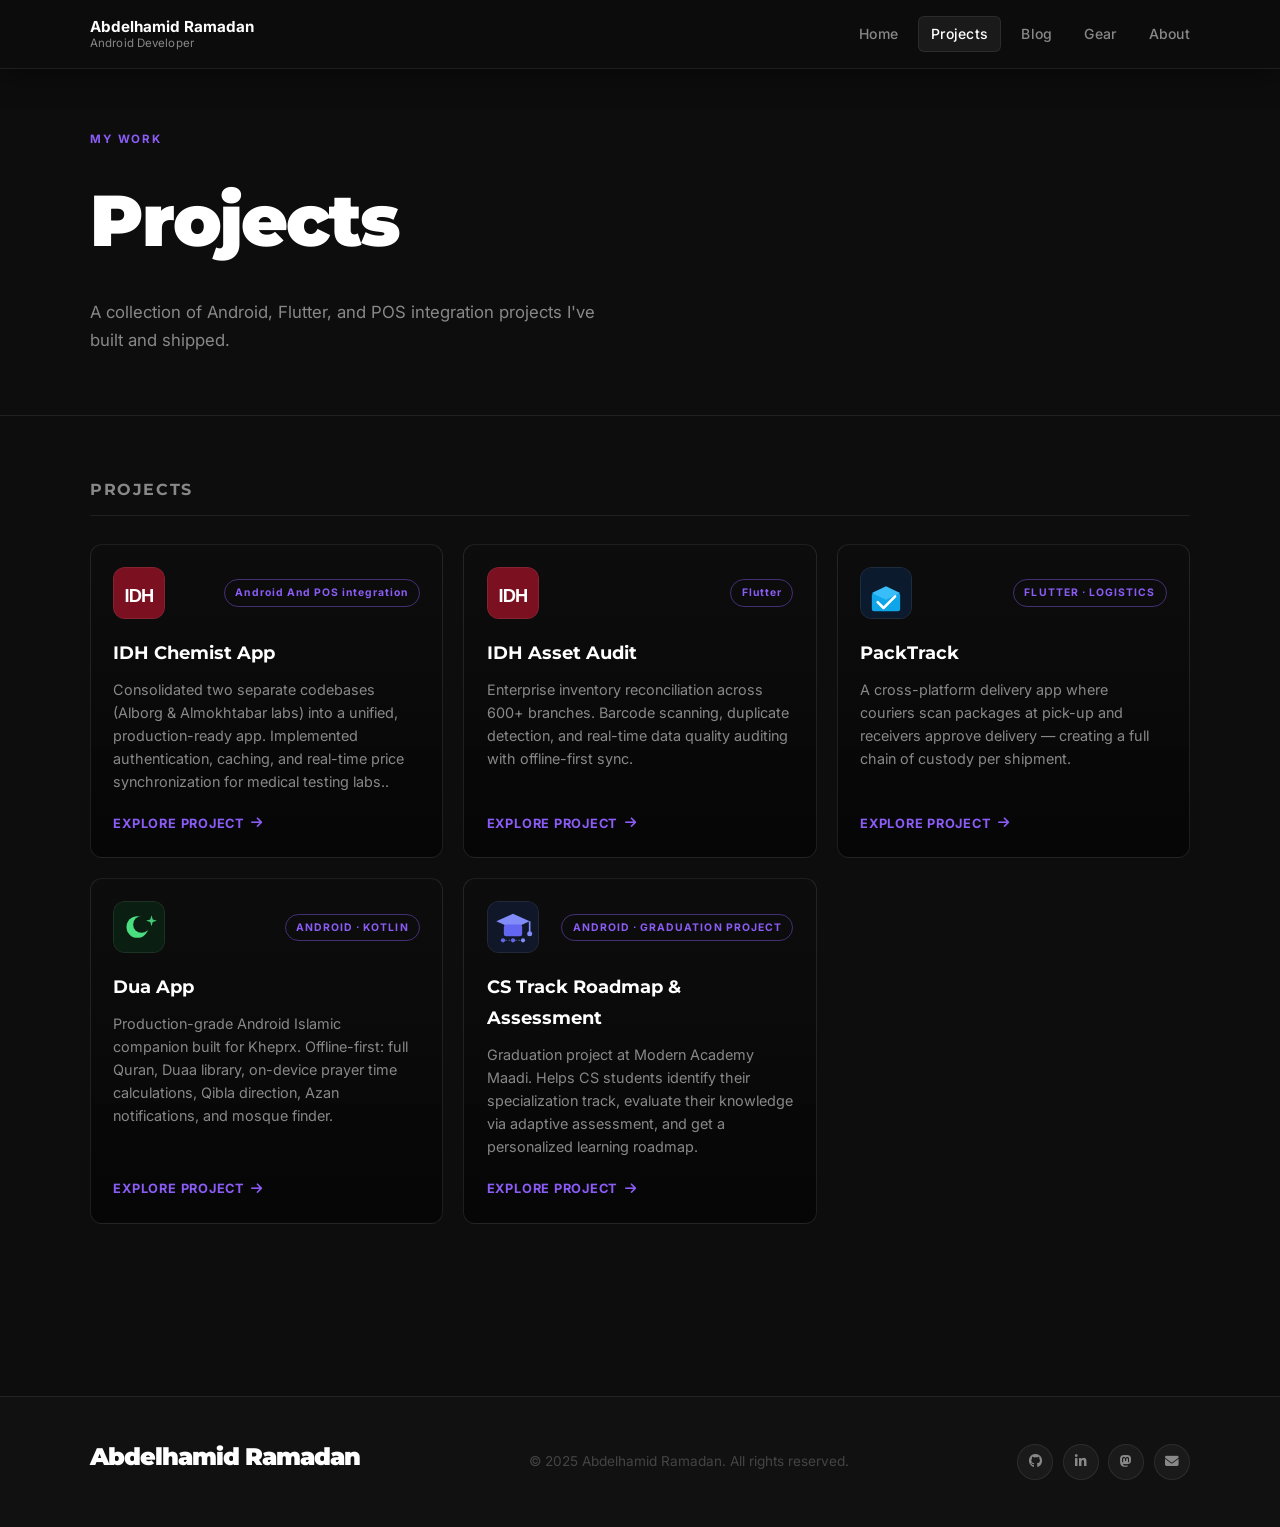
<file: projects.html>
<!DOCTYPE html>
<html lang="en">
<head>
  <meta charset="utf-8">
  <meta name="viewport" content="width=device-width, initial-scale=1">
  <title>My Work | Abdelhamid Ramadan</title>
  <link rel="icon" type="image/png" href="images/profile.png">
  <link rel="stylesheet" href="https://cdnjs.cloudflare.com/ajax/libs/font-awesome/6.4.0/css/all.min.css">
  <link href="https://fonts.googleapis.com/css2?family=Inter:wght@300;400;500;600;700;800;900&family=Montserrat:wght@700;800;900&display=swap" rel="stylesheet">
  <link rel="stylesheet" href="https://unpkg.com/aos@2.3.1/dist/aos.css">
  <link rel="stylesheet" href="style.css">
  <link rel="stylesheet" href="projects.css">
</head>
<body>

  <!-- Navigation -->
  <nav class="top-nav scrolled" id="topNav">
    <div class="nav-container">
      <a href="index.html" class="nav-logo">
        Abdelhamid Ramadan <span class="nav-logo-role">Android Developer</span>
      </a>
      <div class="nav-links">
        <a href="index.html"    class="nav-link">Home</a>
        <a href="projects.html" class="nav-link active">Projects</a>
        <a href="blog.html"     class="nav-link">Blog</a>
        <a href="gear.html"     class="nav-link">Gear</a>
        <a href="about.html"    class="nav-link">About</a>
      </div>
      <div class="nav-toggle" id="navToggle">
        <span></span><span></span><span></span>
      </div>
    </div>
  </nav>

  <!-- Mobile Menu -->
  <div class="mobile-menu" id="mobileMenu">
    <a href="index.html"    class="mobile-link">Home</a>
    <a href="projects.html" class="mobile-link">Projects</a>
    <a href="blog.html"     class="mobile-link">Blog</a>
    <a href="gear.html"     class="mobile-link">Gear</a>
    <a href="about.html"    class="mobile-link">About</a>
  </div>

  <!-- Page Header -->
  <div class="page-header">
    <div class="section-container">
      <p class="section-label" data-aos="fade-up">MY WORK</p>
      <h1 class="page-title" data-aos="fade-up" data-aos-delay="100">Projects</h1>
      <p class="page-subtitle" data-aos="fade-up" data-aos-delay="200">
        A collection of Android, Flutter, and POS integration projects I've built and shipped.
      </p>
    </div>
  </div>

  <main class="projects-main">
    <div class="section-container">

      <!-- ── Open Source ── (commented out until further notice)
      <section class="projects-section" data-aos="fade-up">
        <h2 class="projects-section-title">Open Source</h2>
        <div class="projects-grid">

          <a href="swipe-action.html" class="project-card">
            <div class="card-top">
              <div class="card-icon" style="background:#0d1f10;">
                <i class="fas fa-hand-point-right" style="color:#3ddc84;font-size:1.4rem;"></i>
              </div>
              <span class="card-badge">ANDROID · LIBRARY</span>
            </div>
            <h3 class="card-title">SwipeAction</h3>
            <p class="card-desc">An open-source Android library that brings effortless swipe-to-action gestures to any RecyclerView in just a few lines of code.</p>
            <span class="card-cta">Explore project <i class="fas fa-arrow-right"></i></span>
          </a>

          <a href="flutter-color-picker.html" class="project-card">
            <div class="card-top">
              <div class="card-icon" style="background:#0d1117;">
                <i class="fas fa-palette" style="color:#54c5f8;font-size:1.4rem;"></i>
              </div>
              <span class="card-badge">FLUTTER · LIBRARY</span>
            </div>
            <h3 class="card-title">FlutterColorPicker</h3>
            <p class="card-desc">A fully customizable Flutter color picker widget supporting HSV, RGB, and hex input modes — published on pub.dev.</p>
            <span class="card-cta">Explore project <i class="fas fa-arrow-right"></i></span>
          </a>

          <a href="net-watcher.html" class="project-card">
            <div class="card-top">
              <div class="card-icon" style="background:#120458;">
                <i class="fas fa-wifi" style="color:#8b5cf6;font-size:1.4rem;"></i>
              </div>
              <span class="card-badge">ANDROID · LIBRARY</span>
            </div>
            <h3 class="card-title">NetWatcher</h3>
            <p class="card-desc">A lightweight lifecycle-aware Android library for real-time network monitoring, exposed as LiveData and Kotlin Flow.</p>
            <span class="card-cta">Explore project <i class="fas fa-arrow-right"></i></span>
          </a>

        </div>
      </section>
      -->

      <!-- ── Projects ── -->
      <section class="projects-section" data-aos="fade-up">
        <h2 class="projects-section-title">Projects</h2>
        <div class="projects-grid">

          <a href="chemist-app.html" class="project-card">
            <div class="card-top">
              <div class="card-icon" style="background:#7a1020; overflow:hidden; padding:0; display:flex; align-items:center; justify-content:center;">
                <svg width="100%" height="100%" viewBox="0 0 60 60" xmlns="http://www.w3.org/2000/svg">
                  <rect width="60" height="60" fill="#7a1020"/>
                  <text x="50%" y="58%" dominant-baseline="middle" text-anchor="middle" font-family="Arial Black, Arial" font-weight="900" font-size="22" fill="white" letter-spacing="-1">IDH</text>
                </svg>
              </div>
              <span class="card-badge">Android And POS integration</span>
            </div>
            <h3 class="card-title">IDH Chemist App</h3>
            <p class="card-desc">Consolidated two separate codebases (Alborg & Almokhtabar labs) 
into a unified, production-ready app. Implemented authentication, 
caching, and real-time price synchronization for medical testing labs..</p>
            <span class="card-cta">Explore project <i class="fas fa-arrow-right"></i></span>
          </a>

          <a href="asset-audit.html" class="project-card">
            <div class="card-top">
              <div class="card-icon" style="background:#7a1020; overflow:hidden; padding:0; display:flex; align-items:center; justify-content:center;">
                <svg width="100%" height="100%" viewBox="0 0 60 60" xmlns="http://www.w3.org/2000/svg">
                  <rect width="60" height="60" fill="#7a1020"/>
                  <text x="50%" y="58%" dominant-baseline="middle" text-anchor="middle" font-family="Arial Black, Arial" font-weight="900" font-size="22" fill="white" letter-spacing="-1">IDH</text>
                </svg>
              </div>
              <span class="card-badge">Flutter</span>
            </div>
            <h3 class="card-title">IDH Asset Audit</h3>
            <p class="card-desc">Enterprise inventory reconciliation across 600+ branches. Barcode scanning, duplicate detection, and real-time data quality auditing with offline-first sync.</p>
            <span class="card-cta">Explore project <i class="fas fa-arrow-right"></i></span>
          </a>

<a href="package-app.html" class="project-card">
            <div class="card-top">
              <div class="card-icon" style="background:#0c1a2e; overflow:hidden; padding:0; display:flex; align-items:center; justify-content:center;">
                <svg width="100%" height="100%" viewBox="0 0 60 60" xmlns="http://www.w3.org/2000/svg">
                  <rect width="60" height="60" fill="#0c1a2e"/>
                  <!-- box body -->
                  <rect x="13" y="30" width="34" height="22" rx="3" fill="#0ea5e9"/>
                  <!-- box lid -->
                  <polygon points="13,30 30,22 47,30 30,38" fill="#38bdf8"/>
                  <!-- checkmark -->
                  <polyline points="20,41 27,48 41,34" fill="none" stroke="white" stroke-width="3" stroke-linecap="round" stroke-linejoin="round"/>
                </svg>
              </div>
              <span class="card-badge">FLUTTER &middot; LOGISTICS</span>
            </div>
            <h3 class="card-title">PackTrack</h3>
            <p class="card-desc">A cross-platform delivery app where couriers scan packages at pick-up and receivers approve delivery — creating a full chain of custody per shipment.</p>
            <span class="card-cta">Explore project <i class="fas fa-arrow-right"></i></span>
          </a>

          <a href="dua-app.html" class="project-card">
            <div class="card-top">
              <div class="card-icon" style="background:#0a1f12; overflow:hidden; padding:0; display:flex; align-items:center; justify-content:center;">
                <svg width="100%" height="100%" viewBox="0 0 60 60" xmlns="http://www.w3.org/2000/svg">
                  <rect width="60" height="60" fill="#0a1f12"/>
                  <circle cx="28" cy="30" r="13" fill="#4ade80"/>
                  <circle cx="33" cy="27" r="10" fill="#0a1f12"/>
                  <polygon points="45,16 46.5,21 51.5,22.5 46.5,24 45,29 43.5,24 38.5,22.5 43.5,21" fill="#4ade80" opacity="0.9"/>
                </svg>
              </div>
              <span class="card-badge">ANDROID &middot; KOTLIN</span>
            </div>
            <h3 class="card-title">Dua App</h3>
            <p class="card-desc">Production-grade Android Islamic companion built for Kheprx. Offline-first: full Quran, Duaa library, on-device prayer time calculations, Qibla direction, Azan notifications, and mosque finder.</p>
            <span class="card-cta">Explore project <i class="fas fa-arrow-right"></i></span>
          </a>

          <a href="graduation-project.html" class="project-card">
            <div class="card-top">
              <div class="card-icon" style="background:#0f1728; overflow:hidden; padding:0; display:flex; align-items:center; justify-content:center;">
                <svg width="100%" height="100%" viewBox="0 0 60 60" xmlns="http://www.w3.org/2000/svg">
                  <rect width="60" height="60" fill="#0f1728"/>
                  <polygon points="30,14 50,23 30,32 10,23" fill="#818cf8"/>
                  <rect x="19" y="27" width="22" height="14" rx="3" fill="#6366f1"/>
                  <line x1="50" y1="23" x2="50" y2="36" stroke="#818cf8" stroke-width="2"/>
                  <circle cx="50" cy="38" r="3" fill="#818cf8"/>
                  <circle cx="18" cy="46" r="2.5" fill="#6366f1"/>
                  <line x1="20.5" y1="46" x2="27.5" y2="46" stroke="#475569" stroke-width="1.5" stroke-dasharray="2,2"/>
                  <circle cx="30" cy="46" r="2.5" fill="#6366f1"/>
                  <line x1="32.5" y1="46" x2="39.5" y2="46" stroke="#475569" stroke-width="1.5" stroke-dasharray="2,2"/>
                  <circle cx="42" cy="46" r="2.5" fill="#818cf8"/>
                </svg>
              </div>
              <span class="card-badge">ANDROID &middot; GRADUATION PROJECT</span>
            </div>
            <h3 class="card-title">CS Track Roadmap &amp; Assessment</h3>
            <p class="card-desc">Graduation project at Modern Academy Maadi. Helps CS students identify their specialization track, evaluate their knowledge via adaptive assessment, and get a personalized learning roadmap.</p>
            <span class="card-cta">Explore project <i class="fas fa-arrow-right"></i></span>
          </a>

        </div>
      </section>

    </div>
  </main>

  <!-- Footer -->
  <footer class="site-footer">
    <div class="footer-container">
      <span class="footer-logo">Abdelhamid Ramadan</span>
      <p class="footer-text">© 2025 Abdelhamid Ramadan. All rights reserved.</p>
      <div class="footer-socials">
        <a href="https://github.com/AbdelhamidDash" class="social-link" aria-label="GitHub" target="_blank" rel="noopener noreferrer"><i class="fab fa-github"></i></a>
        <a href="https://www.linkedin.com/in/abdelhamidr/" class="social-link" aria-label="LinkedIn" target="_blank" rel="noopener noreferrer"><i class="fab fa-linkedin-in"></i></a>
        <a href="https://mastodon.social/@AbdehamidDash" class="social-link" aria-label="Mastodon" target="_blank" rel="noopener noreferrer"><i class="fab fa-mastodon"></i></a>
        <a href="mailto:abdelhamydRamadan@gmail.com" class="social-link" aria-label="Email"><i class="fas fa-envelope"></i></a>
      </div>
    </div>
  </footer>

  <script src="https://unpkg.com/aos@2.3.1/dist/aos.js"></script>
  <script>
    AOS.init({ duration: 700, once: true, offset: 60 });

    const toggle = document.getElementById('navToggle');
    const mobileMenu = document.getElementById('mobileMenu');
    toggle.addEventListener('click', () => {
      mobileMenu.classList.toggle('open');
      toggle.classList.toggle('active');
    });
    document.querySelectorAll('.mobile-link').forEach(l =>
      l.addEventListener('click', () => {
        mobileMenu.classList.remove('open');
        toggle.classList.remove('active');
      })
    );
  </script>
</body>
</html>
</file>
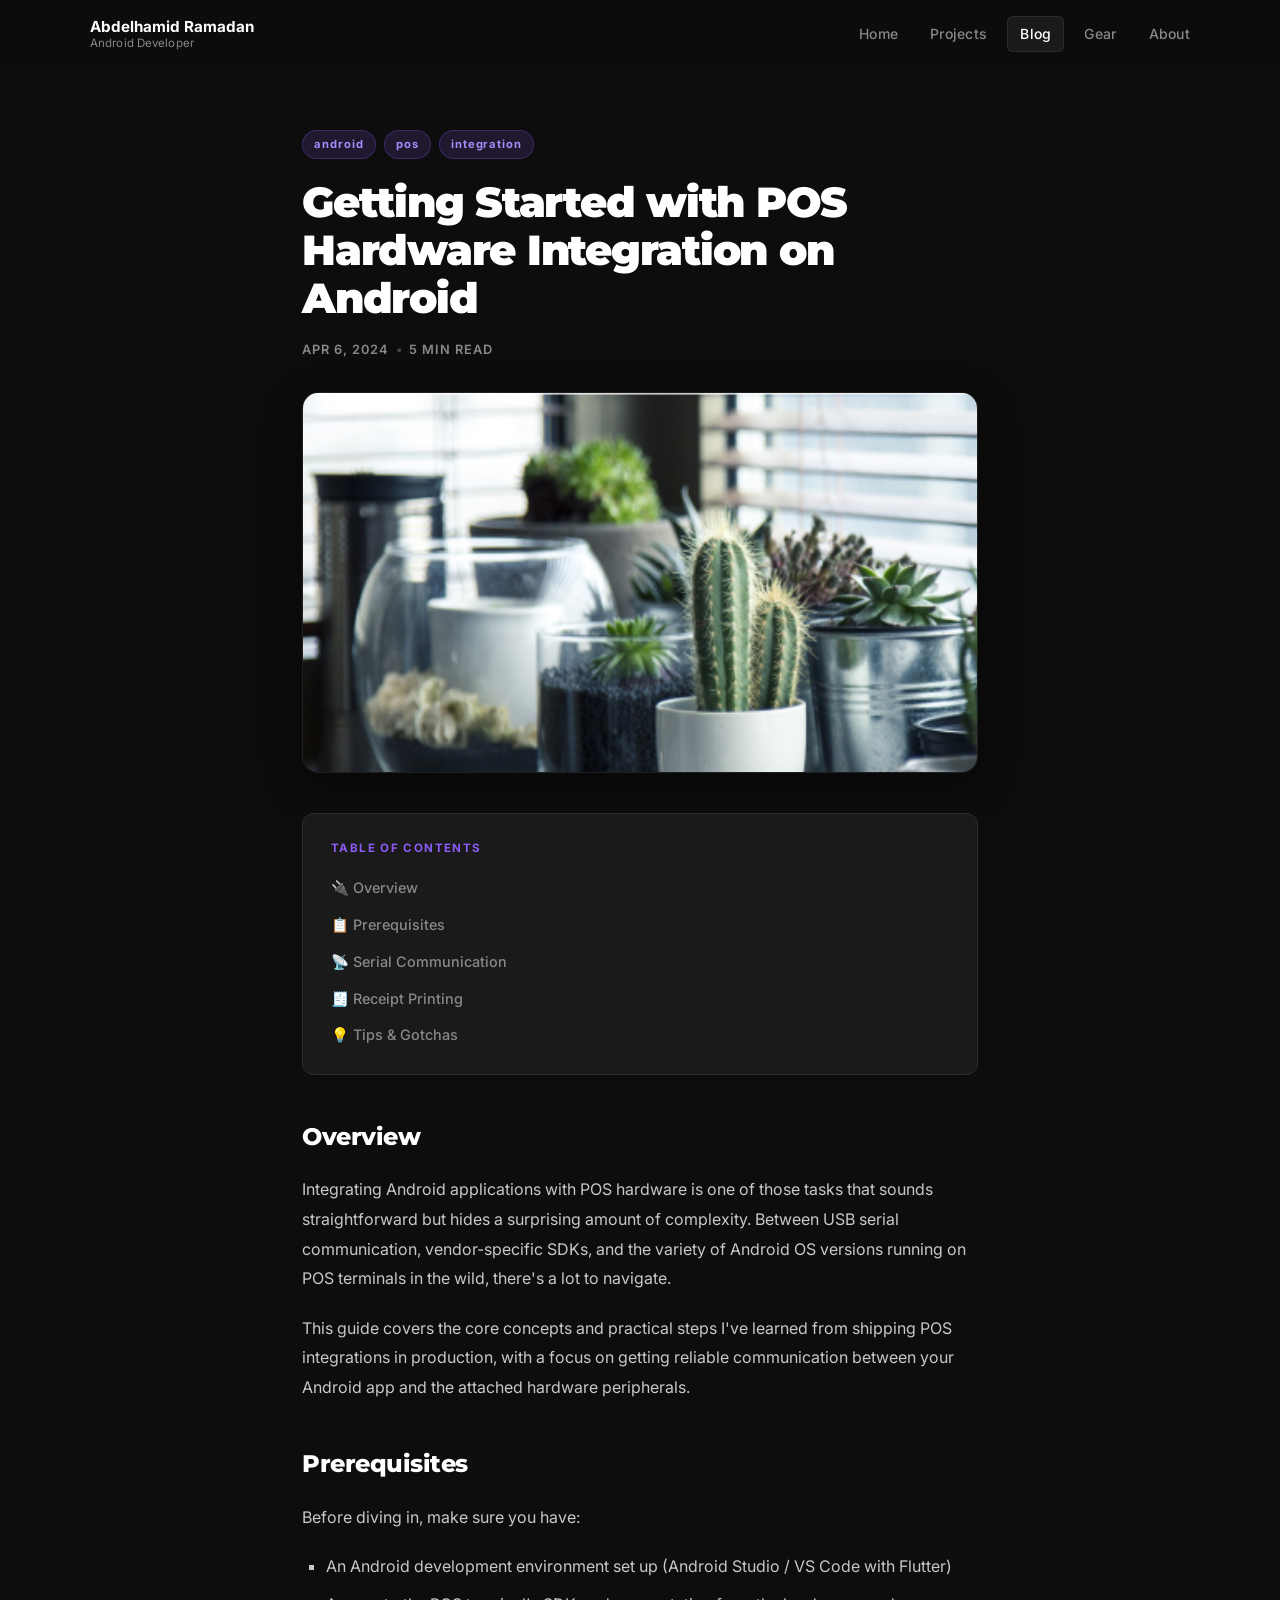
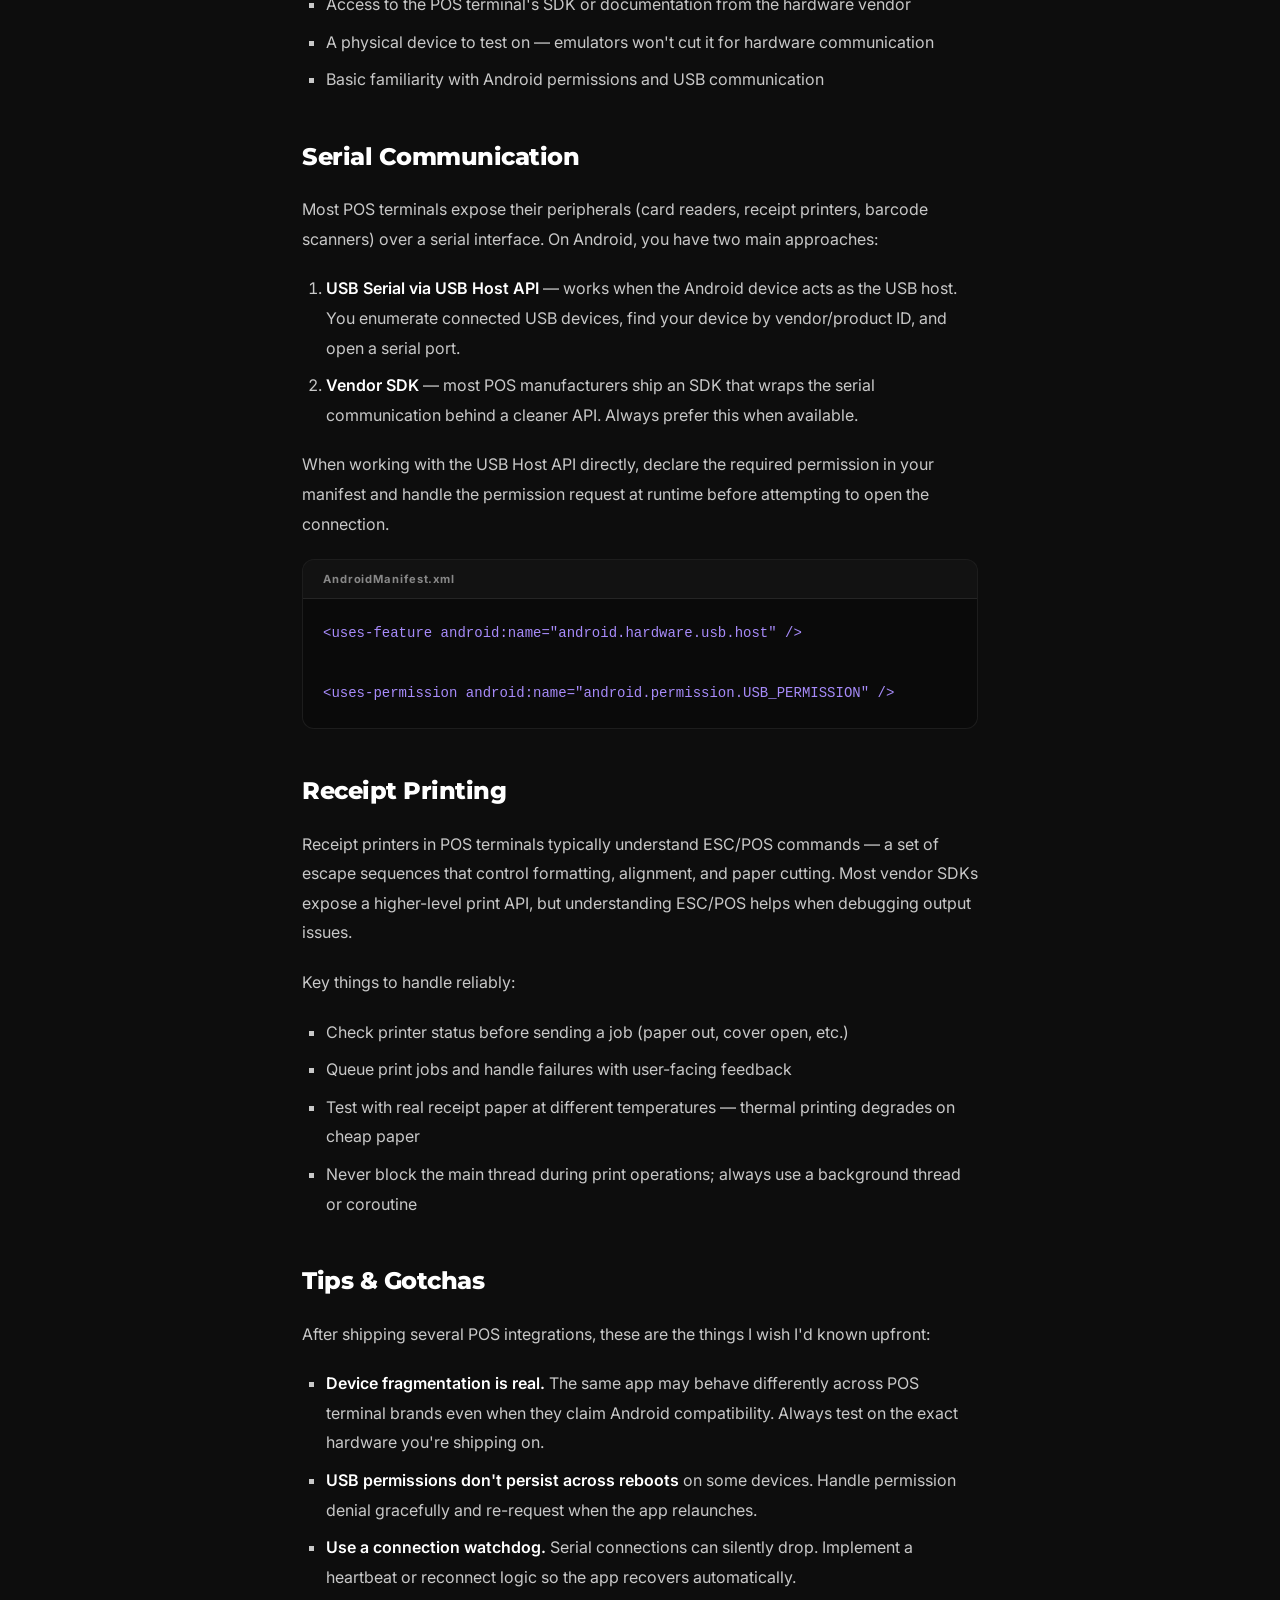
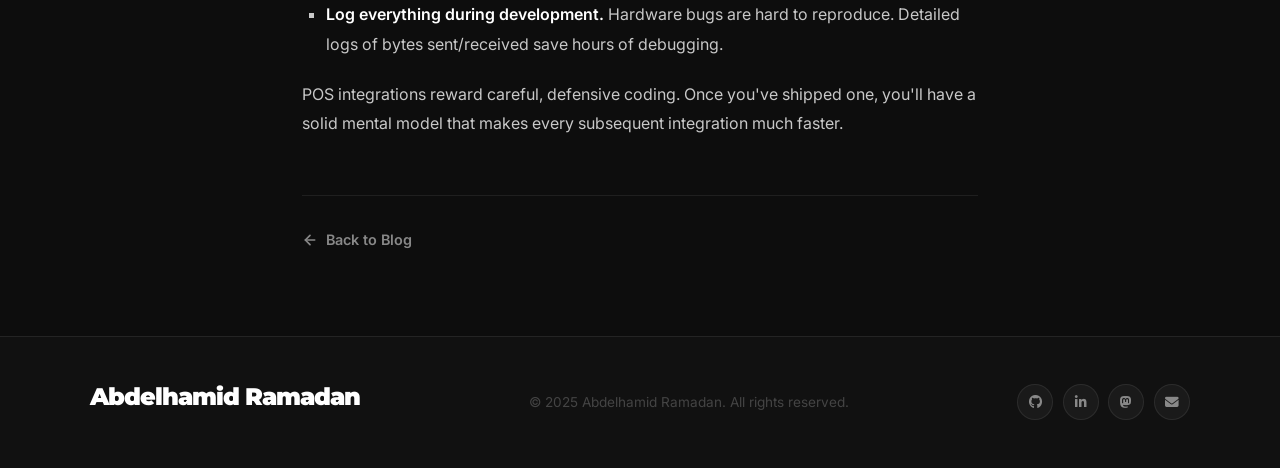
<file: single-post.html>
<!DOCTYPE html>
<html lang="en">
<head>
  <meta charset="utf-8">
  <meta name="viewport" content="width=device-width, initial-scale=1">
  <title>POS Hardware Integration on Android | Abdelhamid Ramadan</title>
  <link rel="icon" type="image/png" href="images/profile.png">
  <link rel="stylesheet" href="https://cdnjs.cloudflare.com/ajax/libs/font-awesome/6.4.0/css/all.min.css">
  <link href="https://fonts.googleapis.com/css2?family=Inter:wght@300;400;500;600;700;800;900&family=Montserrat:wght@700;800;900&display=swap" rel="stylesheet">
  <link rel="stylesheet" href="https://unpkg.com/aos@2.3.1/dist/aos.css">
  <link rel="stylesheet" href="style.css">
</head>
<body>

  <!-- Navigation -->
  <nav class="top-nav scrolled" id="topNav">
    <div class="nav-container">
      <a href="index.html" class="nav-logo">
        Abdelhamid Ramadan <span class="nav-logo-role">Android Developer</span>
      </a>
      <div class="nav-links">
        <a href="index.html"    class="nav-link">Home</a>
        <a href="projects.html" class="nav-link">Projects</a>
        <a href="blog.html"     class="nav-link active">Blog</a>
        <a href="gear.html"     class="nav-link">Gear</a>
        <a href="about.html"    class="nav-link">About</a>
      </div>
      <div class="nav-toggle" id="navToggle">
        <span></span><span></span><span></span>
      </div>
    </div>
  </nav>

  <!-- Mobile Menu -->
  <div class="mobile-menu" id="mobileMenu">
    <a href="index.html"    class="mobile-link">Home</a>
    <a href="projects.html" class="mobile-link">Projects</a>
    <a href="blog.html"     class="mobile-link">Blog</a>
    <a href="gear.html"     class="mobile-link">Gear</a>
    <a href="about.html"    class="mobile-link">About</a>
  </div>

  <!-- ===== ARTICLE ===== -->
  <article class="post-article">
    <div class="post-container">

      <!-- Header -->
      <header class="post-header" data-aos="fade-up">
        <div class="post-tags">
          <span class="post-tag">android</span>
          <span class="post-tag">pos</span>
          <span class="post-tag">integration</span>
        </div>
        <h1 class="post-title">Getting Started with POS Hardware Integration on Android</h1>
        <div class="post-meta">
          <span>APR 6, 2024</span>
          <span class="post-meta-dot">•</span>
          <span>5 MIN READ</span>
        </div>
      </header>

      <!-- Cover Image -->
      <div class="post-cover-wrap" data-aos="fade-up" data-aos-delay="50">
        <img src="images/post-image1.jpg" alt="POS Hardware Integration" class="post-cover">
      </div>

      <!-- Body -->
      <div class="post-body" data-aos="fade-up" data-aos-delay="100">

        <!-- Table of Contents -->
        <div class="post-toc">
          <div class="post-toc-title">Table of Contents</div>
          <ul>
            <li><a href="#overview">🔌 Overview</a></li>
            <li><a href="#prerequisites">📋 Prerequisites</a></li>
            <li><a href="#serial-communication">📡 Serial Communication</a></li>
            <li><a href="#receipt-printing">🧾 Receipt Printing</a></li>
            <li><a href="#tips">💡 Tips & Gotchas</a></li>
          </ul>
        </div>

        <!-- Overview -->
        <h2 id="overview">Overview</h2>
        <p>
          Integrating Android applications with POS hardware is one of those tasks that sounds straightforward but hides a surprising amount of complexity. Between USB serial communication, vendor-specific SDKs, and the variety of Android OS versions running on POS terminals in the wild, there's a lot to navigate.
        </p>
        <p>
          This guide covers the core concepts and practical steps I've learned from shipping POS integrations in production, with a focus on getting reliable communication between your Android app and the attached hardware peripherals.
        </p>

        <!-- Prerequisites -->
        <h2 id="prerequisites">Prerequisites</h2>
        <p>Before diving in, make sure you have:</p>
        <ul>
          <li>An Android development environment set up (Android Studio / VS Code with Flutter)</li>
          <li>Access to the POS terminal's SDK or documentation from the hardware vendor</li>
          <li>A physical device to test on — emulators won't cut it for hardware communication</li>
          <li>Basic familiarity with Android permissions and USB communication</li>
        </ul>

        <!-- Serial Communication -->
        <h2 id="serial-communication">Serial Communication</h2>
        <p>
          Most POS terminals expose their peripherals (card readers, receipt printers, barcode scanners) over a serial interface. On Android, you have two main approaches:
        </p>
        <ol>
          <li><strong>USB Serial via USB Host API</strong> — works when the Android device acts as the USB host. You enumerate connected USB devices, find your device by vendor/product ID, and open a serial port.</li>
          <li><strong>Vendor SDK</strong> — most POS manufacturers ship an SDK that wraps the serial communication behind a cleaner API. Always prefer this when available.</li>
        </ol>
        <p>
          When working with the USB Host API directly, declare the required permission in your manifest and handle the permission request at runtime before attempting to open the connection.
        </p>

        <div class="post-code-block">
          <div class="post-code-lang">AndroidManifest.xml</div>
          <pre><code>&lt;uses-feature android:name="android.hardware.usb.host" /&gt;

&lt;uses-permission android:name="android.permission.USB_PERMISSION" /&gt;</code></pre>
        </div>

        <!-- Receipt Printing -->
        <h2 id="receipt-printing">Receipt Printing</h2>
        <p>
          Receipt printers in POS terminals typically understand ESC/POS commands — a set of escape sequences that control formatting, alignment, and paper cutting. Most vendor SDKs expose a higher-level print API, but understanding ESC/POS helps when debugging output issues.
        </p>
        <p>
          Key things to handle reliably:
        </p>
        <ul>
          <li>Check printer status before sending a job (paper out, cover open, etc.)</li>
          <li>Queue print jobs and handle failures with user-facing feedback</li>
          <li>Test with real receipt paper at different temperatures — thermal printing degrades on cheap paper</li>
          <li>Never block the main thread during print operations; always use a background thread or coroutine</li>
        </ul>

        <!-- Tips -->
        <h2 id="tips">Tips &amp; Gotchas</h2>
        <p>
          After shipping several POS integrations, these are the things I wish I'd known upfront:
        </p>
        <ul>
          <li><strong>Device fragmentation is real.</strong> The same app may behave differently across POS terminal brands even when they claim Android compatibility. Always test on the exact hardware you're shipping on.</li>
          <li><strong>USB permissions don't persist across reboots</strong> on some devices. Handle permission denial gracefully and re-request when the app relaunches.</li>
          <li><strong>Use a connection watchdog.</strong> Serial connections can silently drop. Implement a heartbeat or reconnect logic so the app recovers automatically.</li>
          <li><strong>Log everything during development.</strong> Hardware bugs are hard to reproduce. Detailed logs of bytes sent/received save hours of debugging.</li>
        </ul>

        <p>
          POS integrations reward careful, defensive coding. Once you've shipped one, you'll have a solid mental model that makes every subsequent integration much faster.
        </p>

      </div>

      <!-- Back link -->
      <div class="post-back-wrap" data-aos="fade-up">
        <a href="blog.html" class="post-back">
          <svg xmlns="http://www.w3.org/2000/svg" width="16" height="16" viewBox="0 0 24 24" fill="none" stroke="currentColor" stroke-width="2.5" stroke-linecap="round" stroke-linejoin="round"><line x1="19" y1="12" x2="5" y2="12"/><polyline points="12 19 5 12 12 5"/></svg>
          Back to Blog
        </a>
      </div>

    </div>
  </article>

  <!-- ===== FOOTER ===== -->
  <footer class="site-footer">
    <div class="footer-container">
      <span class="footer-logo">Abdelhamid Ramadan</span>
      <p class="footer-text">© 2025 Abdelhamid Ramadan. All rights reserved.</p>
      <div class="footer-socials">
        <a href="https://github.com/AbdelhamidDash" class="social-link" aria-label="GitHub" target="_blank" rel="noopener noreferrer"><i class="fab fa-github"></i></a>
        <a href="https://www.linkedin.com/in/abdelhamidr/" class="social-link" aria-label="LinkedIn" target="_blank" rel="noopener noreferrer"><i class="fab fa-linkedin-in"></i></a>
        <a href="https://mastodon.social/@AbdehamidDash" class="social-link" aria-label="Mastodon" target="_blank" rel="noopener noreferrer"><i class="fab fa-mastodon"></i></a>
        <a href="mailto:abdelhamydRamadan@gmail.com" class="social-link" aria-label="Email"><i class="fas fa-envelope"></i></a>
      </div>
    </div>
  </footer>

  <script src="https://unpkg.com/aos@2.3.1/dist/aos.js"></script>
  <script>
    AOS.init({ duration: 750, once: true, offset: 80 });
    const toggle = document.getElementById('navToggle');
    const mobileMenu = document.getElementById('mobileMenu');
    toggle.addEventListener('click', () => {
      mobileMenu.classList.toggle('open');
      toggle.classList.toggle('active');
    });
    document.querySelectorAll('.mobile-link').forEach(link => {
      link.addEventListener('click', () => {
        mobileMenu.classList.remove('open');
        toggle.classList.remove('active');
      });
    });
    window.addEventListener('scroll', () => {
      document.getElementById('topNav').classList.toggle('scrolled', window.scrollY > 20);
    });
  </script>
</body>
</html>
</file>
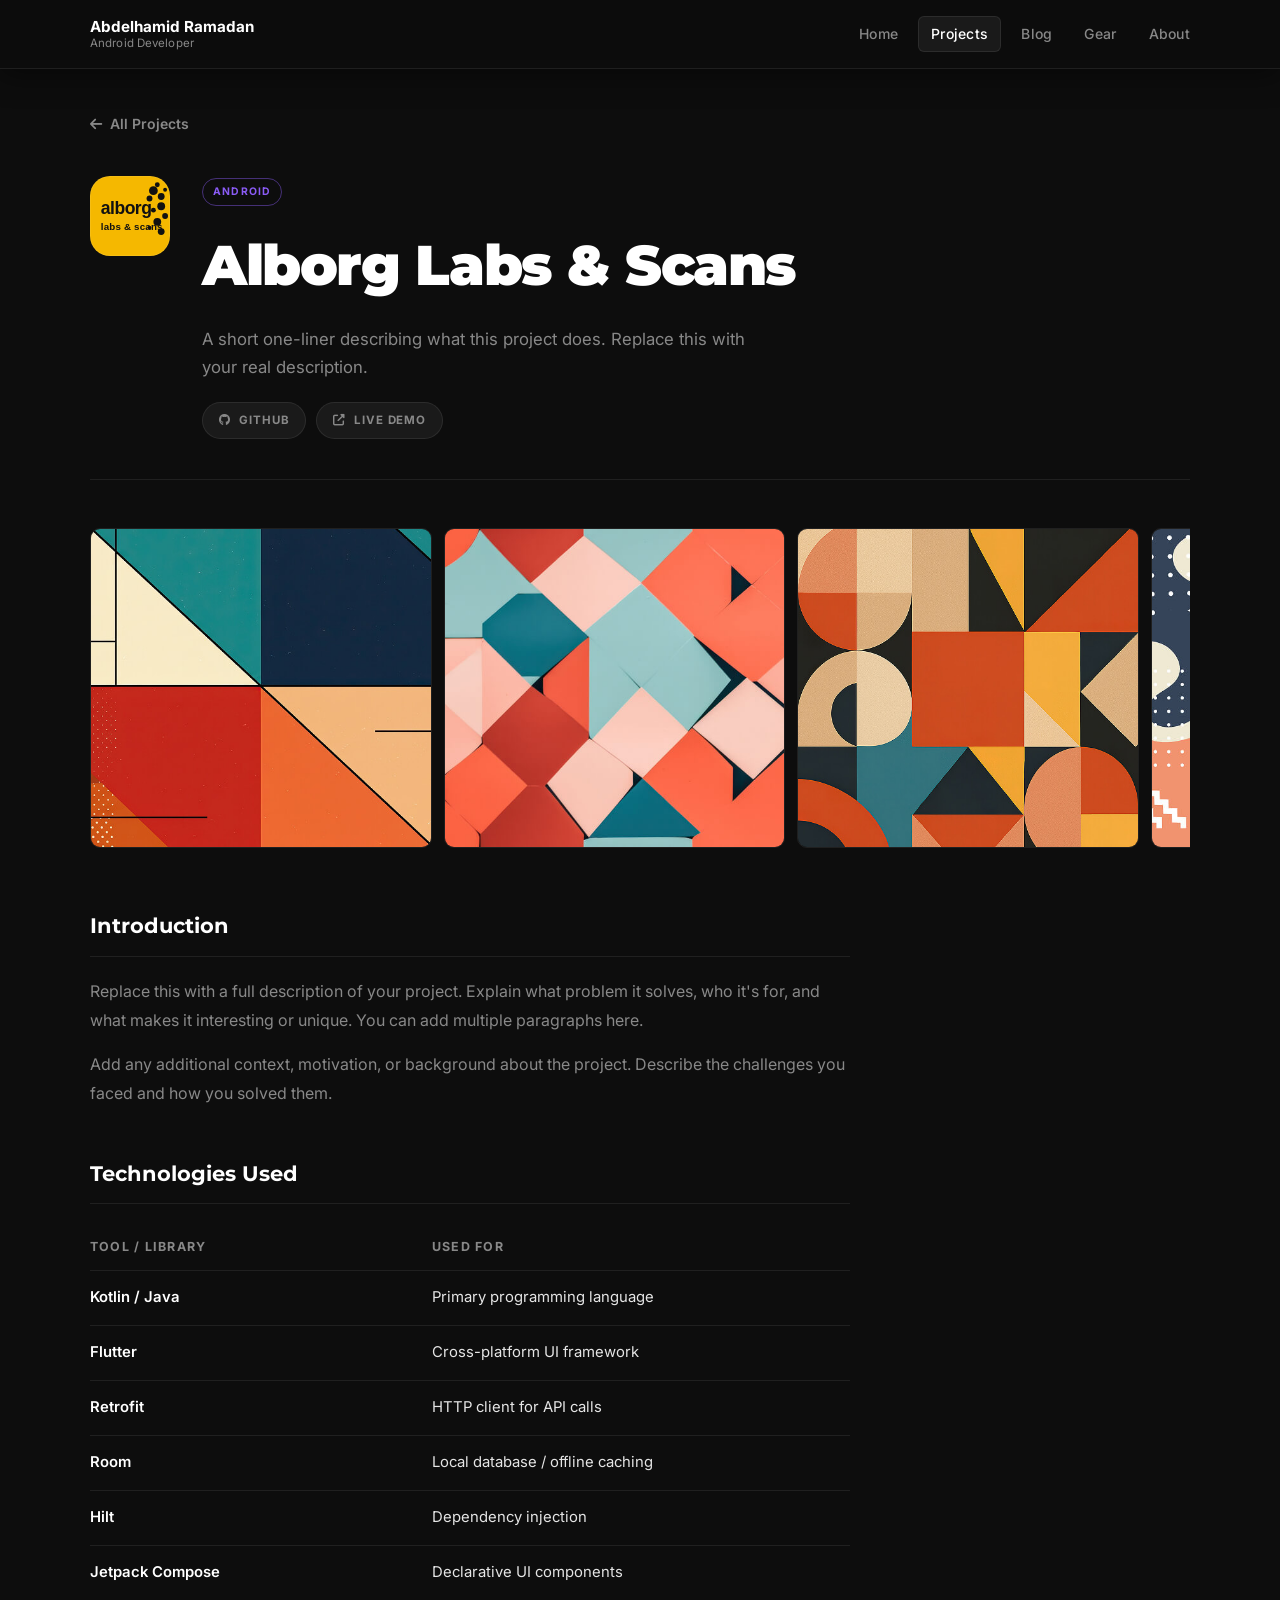
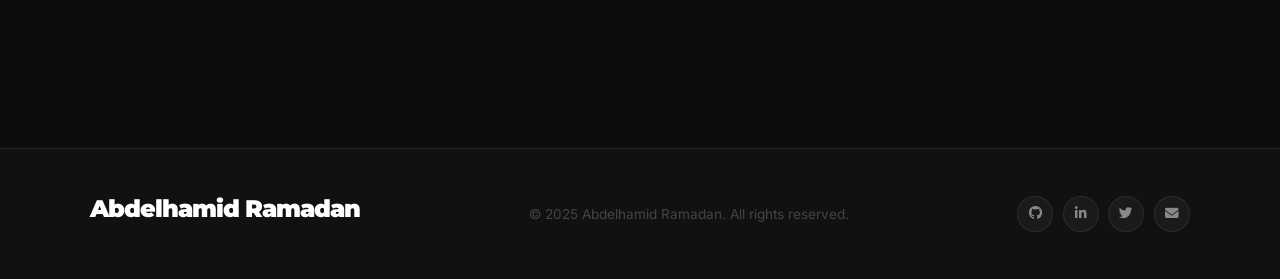
<file: single-project.html>
<!DOCTYPE html>
<html lang="en">
<head>
  <meta charset="utf-8">
  <meta name="viewport" content="width=device-width, initial-scale=1">
  <title>Alborg Labs &amp; Scans | Abdelhamid Ramadan</title>
  <link rel="icon" type="image/png" href="images/profile.png">
  <link rel="stylesheet" href="https://cdnjs.cloudflare.com/ajax/libs/font-awesome/6.4.0/css/all.min.css">
  <link href="https://fonts.googleapis.com/css2?family=Inter:wght@300;400;500;600;700;800;900&family=Montserrat:wght@700;800;900&display=swap" rel="stylesheet">
  <link rel="stylesheet" href="style.css">
  <link rel="stylesheet" href="projects.css">
</head>
<body>

  <!-- Navigation -->
  <nav class="top-nav scrolled" id="topNav">
    <div class="nav-container">
      <a href="index.html" class="nav-logo">
        Abdelhamid Ramadan <span class="nav-logo-role">Android Developer</span>
      </a>
      <div class="nav-links">
        <a href="index.html"    class="nav-link">Home</a>
        <a href="projects.html" class="nav-link active">Projects</a>
        <a href="blog.html"     class="nav-link">Blog</a>
        <a href="gear.html"     class="nav-link">Gear</a>
        <a href="about.html"    class="nav-link">About</a>
      </div>
      <div class="nav-toggle" id="navToggle">
        <span></span><span></span><span></span>
      </div>
    </div>
  </nav>

  <!-- Mobile Menu -->
  <div class="mobile-menu" id="mobileMenu">
    <a href="index.html"    class="mobile-link">Home</a>
    <a href="projects.html" class="mobile-link">Projects</a>
    <a href="blog.html"     class="mobile-link">Blog</a>
    <a href="gear.html"     class="mobile-link">Gear</a>
    <a href="about.html"    class="mobile-link">About</a>
  </div>

  <main class="sp-main">
    <div class="section-container">

      <!-- Back link -->
      <a href="projects.html" class="sp-back">
        <i class="fas fa-arrow-left"></i> All Projects
      </a>

      <!-- Project Hero -->
      <div class="sp-hero">
        <div class="sp-icon" style="background:#F5B800;border-radius:1.25rem;width:80px;height:80px;display:flex;align-items:center;justify-content:center;overflow:hidden;flex-shrink:0;position:relative;">
          <!-- Alborg logo: dots pattern -->
          <svg width="80" height="80" viewBox="0 0 80 80" xmlns="http://www.w3.org/2000/svg">
            <rect width="80" height="80" fill="#F5B800" rx="18"/>
            <!-- Text: alborg -->
            <text x="10" y="38" font-family="Arial Black, Arial" font-weight="900" font-size="18" fill="#111" letter-spacing="-0.5">alborg</text>
            <!-- Text: labs & scans -->
            <text x="10" y="54" font-family="Arial, sans-serif" font-weight="700" font-size="10" fill="#111" letter-spacing="0.2">labs &amp; scans</text>
            <!-- Dots pattern (top-right) -->
            <circle cx="64" cy="14" r="4.5" fill="#111"/>
            <circle cx="72" cy="20" r="3.5" fill="#111"/>
            <circle cx="68" cy="8"  r="2.5" fill="#111"/>
            <circle cx="76" cy="13" r="2"   fill="#111"/>
            <circle cx="60" cy="22" r="3"   fill="#111"/>
            <circle cx="72" cy="30" r="4"   fill="#111"/>
            <circle cx="64" cy="34" r="2.5" fill="#111"/>
            <circle cx="76" cy="40" r="3"   fill="#111"/>
            <circle cx="68" cy="46" r="4"   fill="#111"/>
            <circle cx="60" cy="52" r="2"   fill="#111"/>
            <circle cx="72" cy="56" r="3.5" fill="#111"/>
          </svg>
        </div>
        <div class="sp-hero-text">
          <span class="card-badge" style="margin-bottom:.75rem;display:inline-block;">ANDROID</span>
          <h1 class="sp-title">Alborg Labs &amp; Scans</h1>
          <p class="sp-subtitle">
            A short one-liner describing what this project does. Replace this with your real description.
          </p>
          <div class="sp-links">
            <a href="#" class="social-pill" target="_blank" rel="noopener">
              <i class="fab fa-github"></i> GITHUB
            </a>
            <a href="#" class="social-pill" target="_blank" rel="noopener">
              <i class="fas fa-external-link-alt"></i> LIVE DEMO
            </a>
          </div>
        </div>
      </div>

      <!-- Screenshot Gallery -->
      <div class="sp-gallery-wrap">
        <div class="sp-gallery">
          <img src="images/port-item1.jpg" alt="Screenshot 1" class="sp-screenshot">
          <img src="images/port-item2.jpg" alt="Screenshot 2" class="sp-screenshot">
          <img src="images/port-item3.jpg" alt="Screenshot 3" class="sp-screenshot">
          <img src="images/port-item4.jpg" alt="Screenshot 4" class="sp-screenshot">
          <img src="images/port-large-item1.jpg" alt="Screenshot 5" class="sp-screenshot">
        </div>
      </div>

      <!-- Description -->
      <div class="sp-body">

        <section class="sp-section">
          <h2 class="sp-section-title">Introduction</h2>
          <p>
            Replace this with a full description of your project. Explain what problem it solves,
            who it's for, and what makes it interesting or unique. You can add multiple paragraphs here.
          </p>
          <p style="margin-top:1rem;">
            Add any additional context, motivation, or background about the project. Describe the
            challenges you faced and how you solved them.
          </p>
        </section>

        <!-- Tech Stack -->
        <section class="sp-section">
          <h2 class="sp-section-title">Technologies Used</h2>
          <table class="tech-table">
            <thead>
              <tr>
                <th>Tool / Library</th>
                <th>Used for</th>
              </tr>
            </thead>
            <tbody>
              <tr>
                <td>Kotlin / Java</td>
                <td>Primary programming language</td>
              </tr>
              <tr>
                <td>Flutter</td>
                <td>Cross-platform UI framework</td>
              </tr>
              <tr>
                <td>Retrofit</td>
                <td>HTTP client for API calls</td>
              </tr>
              <tr>
                <td>Room</td>
                <td>Local database / offline caching</td>
              </tr>
              <tr>
                <td>Hilt</td>
                <td>Dependency injection</td>
              </tr>
              <tr>
                <td>Jetpack Compose</td>
                <td>Declarative UI components</td>
              </tr>
            </tbody>
          </table>
        </section>

      </div>
      <!-- /sp-body -->

    </div>
  </main>

  <!-- Footer -->
  <footer class="site-footer">
    <div class="footer-container">
      <span class="footer-logo">Abdelhamid Ramadan</span>
      <p class="footer-text">© 2025 Abdelhamid Ramadan. All rights reserved.</p>
      <div class="footer-socials">
        <a href="#" class="social-link" aria-label="GitHub"><i class="fab fa-github"></i></a>
        <a href="#" class="social-link" aria-label="LinkedIn"><i class="fab fa-linkedin-in"></i></a>
        <a href="#" class="social-link" aria-label="Twitter"><i class="fab fa-twitter"></i></a>
        <a href="#" class="social-link" aria-label="Email"><i class="fas fa-envelope"></i></a>
      </div>
    </div>
  </footer>

  <script>
    const toggle = document.getElementById('navToggle');
    const mobileMenu = document.getElementById('mobileMenu');
    toggle.addEventListener('click', () => {
      mobileMenu.classList.toggle('open');
      toggle.classList.toggle('active');
    });
    document.querySelectorAll('.mobile-link').forEach(l =>
      l.addEventListener('click', () => {
        mobileMenu.classList.remove('open');
        toggle.classList.remove('active');
      })
    );
  </script>
</body>
</html>
</file>
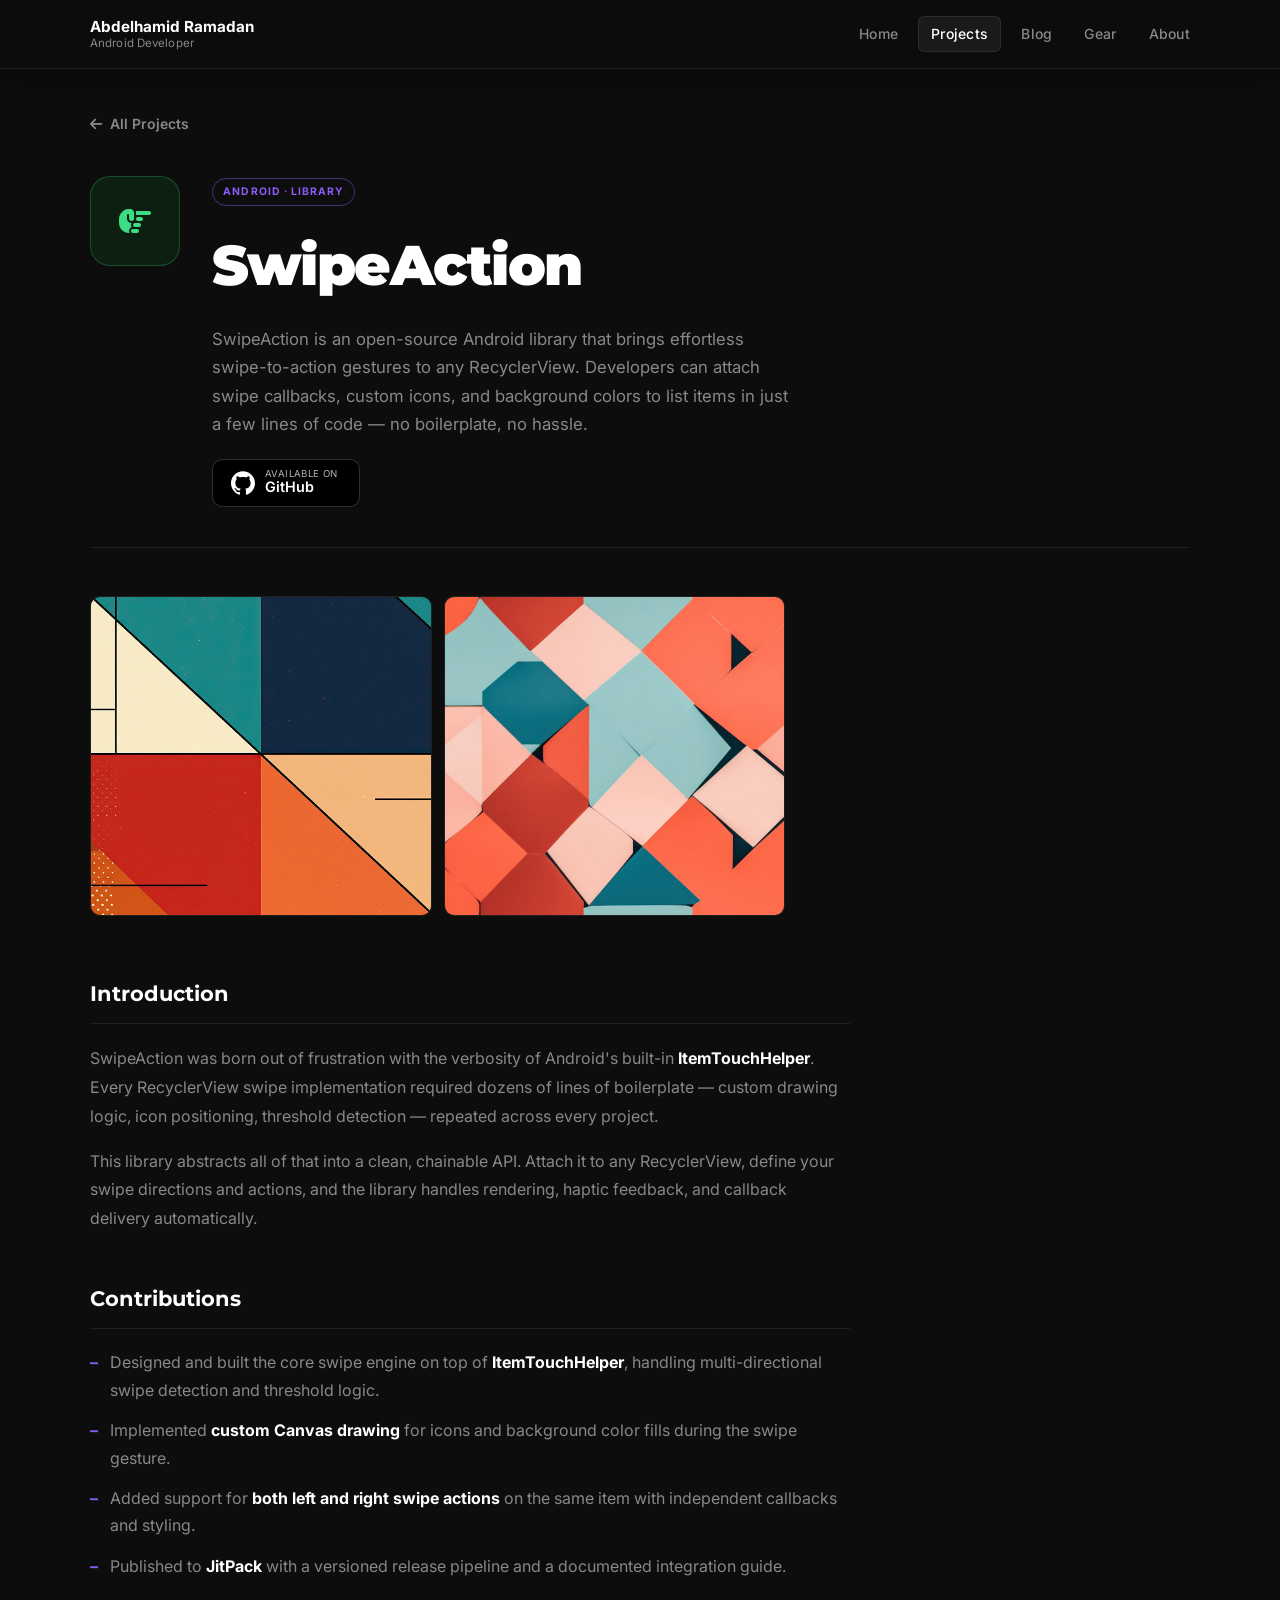
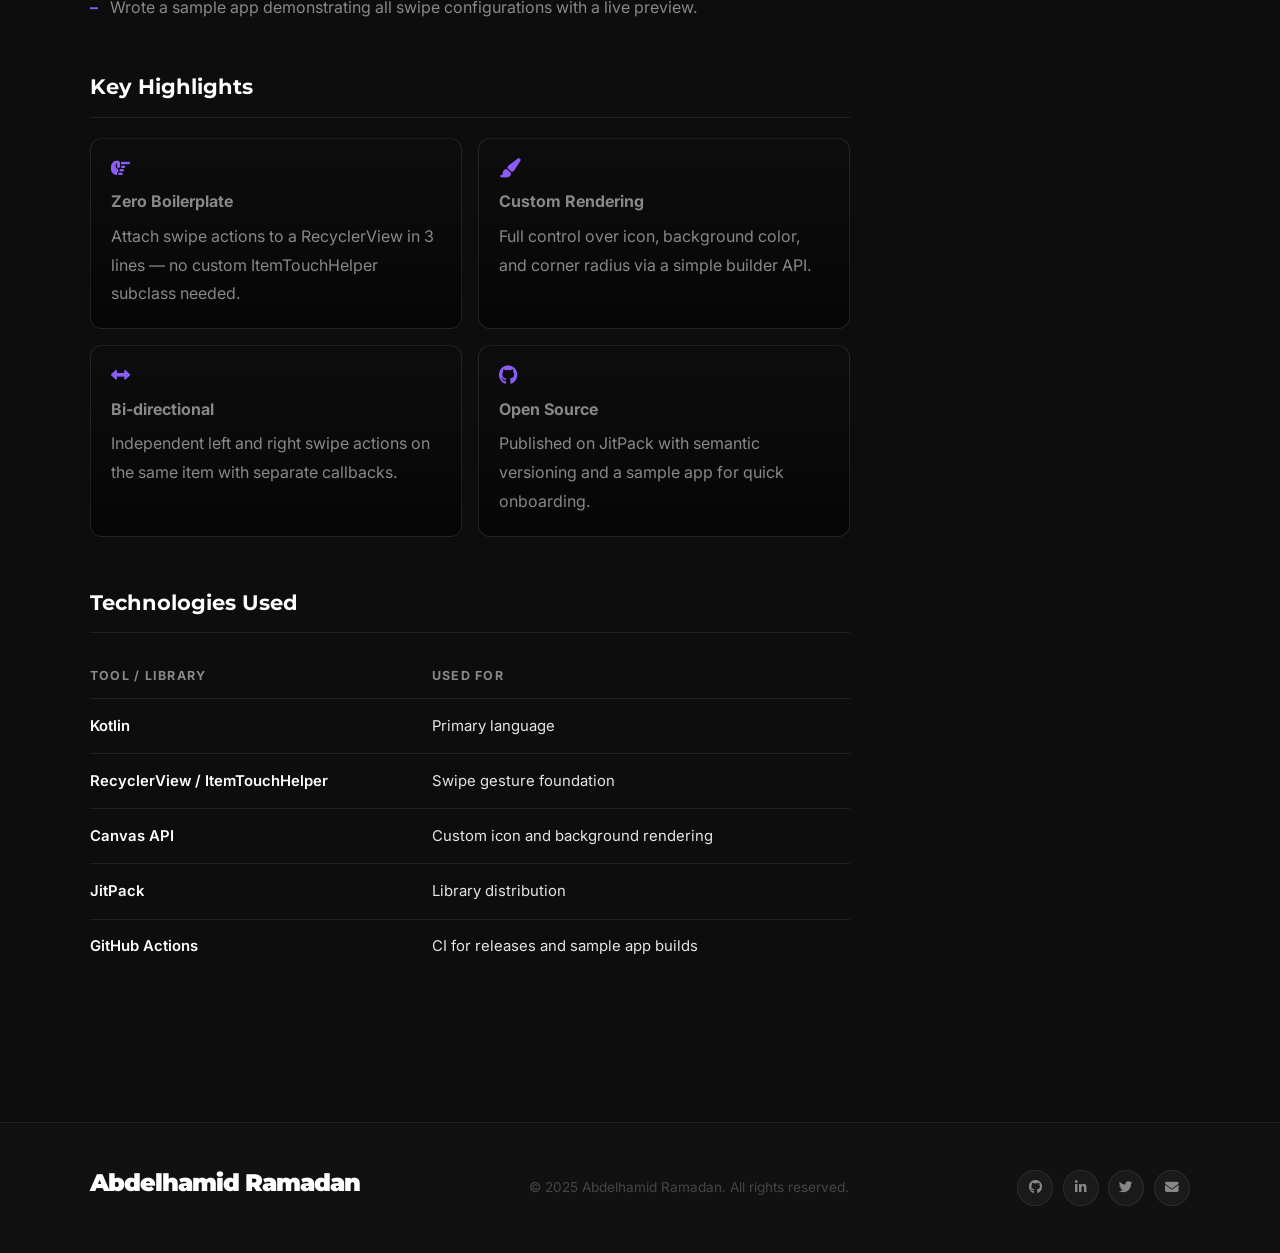
<file: swipe-action.html>
<!DOCTYPE html>
<html lang="en">
<head>
  <meta charset="utf-8">
  <meta name="viewport" content="width=device-width, initial-scale=1">
  <title>SwipeAction | Abdelhamid Ramadan</title>
  <link rel="icon" type="image/png" href="images/profile.png">
  <link rel="stylesheet" href="https://cdnjs.cloudflare.com/ajax/libs/font-awesome/6.4.0/css/all.min.css">
  <link href="https://fonts.googleapis.com/css2?family=Inter:wght@300;400;500;600;700;800;900&family=Montserrat:wght@700;800;900&display=swap" rel="stylesheet">
  <link rel="stylesheet" href="style.css">
  <link rel="stylesheet" href="projects.css">
</head>
<body>

  <nav class="top-nav scrolled" id="topNav">
    <div class="nav-container">
      <a href="index.html" class="nav-logo">
        Abdelhamid Ramadan <span class="nav-logo-role">Android Developer</span>
      </a>
      <div class="nav-links">
        <a href="index.html"    class="nav-link">Home</a>
        <a href="projects.html" class="nav-link active">Projects</a>
        <a href="blog.html"     class="nav-link">Blog</a>
        <a href="gear.html"     class="nav-link">Gear</a>
        <a href="about.html"    class="nav-link">About</a>
      </div>
      <div class="nav-toggle" id="navToggle">
        <span></span><span></span><span></span>
      </div>
    </div>
  </nav>

  <div class="mobile-menu" id="mobileMenu">
    <a href="index.html"    class="mobile-link">Home</a>
    <a href="projects.html" class="mobile-link">Projects</a>
    <a href="blog.html"     class="mobile-link">Blog</a>
    <a href="gear.html"     class="mobile-link">Gear</a>
    <a href="about.html"    class="mobile-link">About</a>
  </div>

  <main class="sp-main">
    <div class="section-container">

      <a href="projects.html" class="sp-back">
        <i class="fas fa-arrow-left"></i> All Projects
      </a>

      <div class="sp-hero">
        <div class="sp-icon" style="background:#0d1f10; border-color:rgba(61,220,132,0.25);">
          <i class="fas fa-hand-point-right" style="color:#3ddc84; font-size:2rem;"></i>
        </div>
        <div class="sp-hero-text">
          <span class="card-badge" style="margin-bottom:.75rem; display:inline-block;">
            ANDROID &middot; LIBRARY
          </span>
          <h1 class="sp-title">SwipeAction</h1>
          <p class="sp-subtitle">
            SwipeAction is an open-source Android library that brings effortless swipe-to-action gestures to any RecyclerView. Developers can attach swipe callbacks, custom icons, and background colors to list items in just a few lines of code — no boilerplate, no hassle.
          </p>
          <div class="sp-store-badges">
            <a href="#" class="store-badge github-badge" target="_blank" rel="noopener" aria-label="Available on GitHub">
              <svg class="store-badge-icon" viewBox="0 0 24 24" xmlns="http://www.w3.org/2000/svg"><path fill="white" d="M12 .297c-6.63 0-12 5.373-12 12 0 5.303 3.438 9.8 8.205 11.385.6.113.82-.258.82-.577 0-.285-.01-1.04-.015-2.04-3.338.724-4.042-1.61-4.042-1.61C4.422 18.07 3.633 17.7 3.633 17.7c-1.087-.744.084-.729.084-.729 1.205.084 1.838 1.236 1.838 1.236 1.07 1.835 2.809 1.305 3.495.998.108-.776.417-1.305.76-1.605-2.665-.3-5.466-1.332-5.466-5.93 0-1.31.465-2.38 1.235-3.22-.135-.303-.54-1.523.105-3.176 0 0 1.005-.322 3.3 1.23.96-.267 1.98-.399 3-.405 1.02.006 2.04.138 3 .405 2.28-1.552 3.285-1.23 3.285-1.23.645 1.653.24 2.873.12 3.176.765.84 1.23 1.91 1.23 3.22 0 4.61-2.805 5.625-5.475 5.92.42.36.81 1.096.81 2.22 0 1.606-.015 2.896-.015 3.286 0 .315.21.69.825.57C20.565 22.092 24 17.592 24 12.297c0-6.627-5.373-12-12-12"/></svg>
              <div class="store-badge-text">
                <span class="store-badge-sub">Available on</span>
                <span class="store-badge-main">GitHub</span>
              </div>
            </a>
          </div>
        </div>
      </div>

      <div class="sp-gallery-wrap">
        <div class="sp-gallery">
          <img src="images/port-item1.jpg" alt="SwipeAction demo screenshot 1" class="sp-screenshot">
          <img src="images/port-item2.jpg" alt="SwipeAction demo screenshot 2" class="sp-screenshot">
        </div>
      </div>

      <div class="sp-body">

        <section class="sp-section">
          <h2 class="sp-section-title">Introduction</h2>
          <p>
            SwipeAction was born out of frustration with the verbosity of Android's built-in
            <strong style="color:var(--white);">ItemTouchHelper</strong>. Every RecyclerView swipe implementation
            required dozens of lines of boilerplate — custom drawing logic, icon positioning, threshold detection —
            repeated across every project.
          </p>
          <p style="margin-top:1rem;">
            This library abstracts all of that into a clean, chainable API. Attach it to any RecyclerView, define
            your swipe directions and actions, and the library handles rendering, haptic feedback, and callback
            delivery automatically.
          </p>
        </section>

        <section class="sp-section">
          <h2 class="sp-section-title">Contributions</h2>
          <ul class="sp-list">
            <li>Designed and built the core swipe engine on top of <strong style="color:var(--white);">ItemTouchHelper</strong>, handling multi-directional swipe detection and threshold logic.</li>
            <li>Implemented <strong style="color:var(--white);">custom Canvas drawing</strong> for icons and background color fills during the swipe gesture.</li>
            <li>Added support for <strong style="color:var(--white);">both left and right swipe actions</strong> on the same item with independent callbacks and styling.</li>
            <li>Published to <strong style="color:var(--white);">JitPack</strong> with a versioned release pipeline and a documented integration guide.</li>
            <li>Wrote a sample app demonstrating all swipe configurations with a live preview.</li>
          </ul>
        </section>

        <section class="sp-section">
          <h2 class="sp-section-title">Key Highlights</h2>
          <div class="sp-highlights">
            <div class="sp-highlight-card">
              <i class="fas fa-hand-point-right"></i>
              <p class="sp-highlight-title">Zero Boilerplate</p>
              <p class="sp-highlight-desc">Attach swipe actions to a RecyclerView in 3 lines — no custom ItemTouchHelper subclass needed.</p>
            </div>
            <div class="sp-highlight-card">
              <i class="fas fa-paint-brush"></i>
              <p class="sp-highlight-title">Custom Rendering</p>
              <p class="sp-highlight-desc">Full control over icon, background color, and corner radius via a simple builder API.</p>
            </div>
            <div class="sp-highlight-card">
              <i class="fas fa-arrows-alt-h"></i>
              <p class="sp-highlight-title">Bi-directional</p>
              <p class="sp-highlight-desc">Independent left and right swipe actions on the same item with separate callbacks.</p>
            </div>
            <div class="sp-highlight-card">
              <i class="fab fa-github"></i>
              <p class="sp-highlight-title">Open Source</p>
              <p class="sp-highlight-desc">Published on JitPack with semantic versioning and a sample app for quick onboarding.</p>
            </div>
          </div>
        </section>

        <section class="sp-section">
          <h2 class="sp-section-title">Technologies Used</h2>
          <table class="tech-table">
            <thead>
              <tr><th>Tool / Library</th><th>Used for</th></tr>
            </thead>
            <tbody>
              <tr><td>Kotlin</td><td>Primary language</td></tr>
              <tr><td>RecyclerView / ItemTouchHelper</td><td>Swipe gesture foundation</td></tr>
              <tr><td>Canvas API</td><td>Custom icon and background rendering</td></tr>
              <tr><td>JitPack</td><td>Library distribution</td></tr>
              <tr><td>GitHub Actions</td><td>CI for releases and sample app builds</td></tr>
            </tbody>
          </table>
        </section>

      </div>
    </div>
  </main>

  <footer class="site-footer">
    <div class="footer-container">
      <span class="footer-logo">Abdelhamid Ramadan</span>
      <p class="footer-text">© 2025 Abdelhamid Ramadan. All rights reserved.</p>
      <div class="footer-socials">
        <a href="#" class="social-link" aria-label="GitHub"><i class="fab fa-github"></i></a>
        <a href="#" class="social-link" aria-label="LinkedIn"><i class="fab fa-linkedin-in"></i></a>
        <a href="#" class="social-link" aria-label="Twitter"><i class="fab fa-twitter"></i></a>
        <a href="#" class="social-link" aria-label="Email"><i class="fas fa-envelope"></i></a>
      </div>
    </div>
  </footer>

  <script>
    const toggle = document.getElementById('navToggle');
    const mobileMenu = document.getElementById('mobileMenu');
    toggle.addEventListener('click', () => {
      mobileMenu.classList.toggle('open');
      toggle.classList.toggle('active');
    });
    document.querySelectorAll('.mobile-link').forEach(l =>
      l.addEventListener('click', () => {
        mobileMenu.classList.remove('open');
        toggle.classList.remove('active');
      })
    );
  </script>
</body>
</html>
</file>
<file: style.css>
/* ============================================================
   VARIABLES & RESET
   ============================================================ */
:root {
  --accent:       #8b5cf6;
  --accent-hover: #7c3aed;
  --bg:           #0d0d0d;
  --bg-alt:       #111111;
  --card-bg:      #1a1a1a;
  --border:       rgba(255,255,255,0.08);
  --text:         #e5e5e5;
  --text-muted:   #888888;
  --text-dim:     #444444;
  --white:        #ffffff;
  --font:         'Inter', -apple-system, BlinkMacSystemFont, sans-serif;
  --font-heading: 'Montserrat', sans-serif;
  --radius:       12px;
  --ease:         0.3s ease;
  --max-w:        1100px;
}

*, *::before, *::after { box-sizing: border-box; margin: 0; padding: 0; }

html { scroll-behavior: smooth; }

body {
  font-family: var(--font);
  background: var(--bg);
  color: var(--text);
  font-size: 16px;
  line-height: 1.7;
  -webkit-font-smoothing: antialiased;
}

a { text-decoration: none; color: inherit; transition: color var(--ease); }
img { max-width: 100%; display: block; }

/* ============================================================
   NAV
   ============================================================ */
.top-nav {
  position: fixed;
  top: 0; left: 0; right: 0;
  z-index: 100;
  padding: 0 2rem;
  background: rgba(13,13,13,0.80);
  backdrop-filter: blur(14px);
  -webkit-backdrop-filter: blur(14px);
  border-bottom: 1px solid transparent;
  transition: border-color var(--ease), box-shadow var(--ease);
}

.top-nav.scrolled {
  border-color: var(--border);
  box-shadow: 0 4px 30px rgba(0,0,0,0.5);
}

.nav-container {
  max-width: var(--max-w);
  margin: 0 auto;
  height: 68px;
  display: flex;
  align-items: center;
  justify-content: space-between;
}

.nav-logo {
  font-family: var(--font);
  font-weight: 700;
  font-size: 0.95rem;
  letter-spacing: 0;
  color: var(--white);
  line-height: 1.3;
  display: flex;
  flex-direction: column;
}

.nav-logo-role {
  font-size: 0.72rem;
  font-weight: 400;
  color: var(--text-muted);
  letter-spacing: 0.01em;
}

.nav-links {
  display: flex;
  align-items: center;
  gap: 2rem;
}

.nav-link {
  font-size: 0.875rem;
  font-weight: 500;
  color: var(--text-muted);
  letter-spacing: 0.02em;
  position: relative;
  transition: color var(--ease);
}

.nav-link::after { display: none; }

.nav-link:hover { color: var(--white); }

.nav-link.active {
  color: var(--white);
  background: var(--card-bg);
  border: 1px solid var(--border);
  border-radius: 6px;
  padding: 0.3rem 0.75rem;
  margin: -0.3rem -0.75rem;
}

/* hamburger */
.nav-toggle {
  display: none;
  flex-direction: column;
  gap: 5px;
  cursor: pointer;
  padding: 4px;
}

.nav-toggle span {
  display: block;
  width: 24px; height: 2px;
  background: var(--white);
  border-radius: 2px;
  transition: all 0.3s ease;
}

.nav-toggle.active span:nth-child(1) { transform: translateY(7px) rotate(45deg); }
.nav-toggle.active span:nth-child(2) { opacity: 0; }
.nav-toggle.active span:nth-child(3) { transform: translateY(-7px) rotate(-45deg); }

/* mobile menu */
.mobile-menu {
  display: none;
  position: fixed;
  top: 68px; left: 0; right: 0;
  background: var(--bg-alt);
  border-bottom: 1px solid var(--border);
  flex-direction: column;
  padding: 0.5rem 2rem 1rem;
  z-index: 99;
  opacity: 0;
  transform: translateY(-8px);
  transition: opacity 0.25s ease, transform 0.25s ease;
  pointer-events: none;
}

.mobile-menu.open {
  display: flex;
  opacity: 1;
  transform: translateY(0);
  pointer-events: all;
}

.mobile-link {
  padding: 0.85rem 0;
  font-size: 1rem;
  font-weight: 500;
  color: var(--text-muted);
  border-bottom: 1px solid var(--border);
  transition: color var(--ease);
}

.mobile-link:last-child { border-bottom: none; }
.mobile-link:hover { color: var(--white); }

/* ============================================================
   BUTTONS
   ============================================================ */
.btn-primary-custom {
  display: inline-block;
  padding: 0.75rem 1.75rem;
  background: var(--accent);
  color: var(--white);
  font-family: var(--font);
  font-size: 0.9rem;
  font-weight: 600;
  border-radius: 8px;
  letter-spacing: 0.02em;
  border: none;
  cursor: pointer;
  transition: background var(--ease), transform var(--ease);
}

.btn-primary-custom:hover {
  background: var(--accent-hover);
  color: var(--white);
  transform: translateY(-2px);
}

.btn-secondary-custom {
  display: inline-block;
  padding: 0.75rem 1.75rem;
  background: transparent;
  color: var(--text);
  font-family: var(--font);
  font-size: 0.9rem;
  font-weight: 600;
  border-radius: 8px;
  letter-spacing: 0.02em;
  border: 1px solid var(--border);
  transition: all var(--ease);
}

.btn-secondary-custom:hover {
  border-color: var(--accent);
  color: var(--accent);
  transform: translateY(-2px);
}

/* ============================================================
   HERO
   ============================================================ */
.hero-section {
  min-height: 100vh;
  display: flex;
  align-items: center;
  padding: clamp(100px, 14vw, 140px) clamp(1.25rem, 3vw, 2rem) 80px;
  background: linear-gradient(180deg, #0d0d0d 0%, #060606 100%);
}

.hero-content {
  max-width: var(--max-w);
  width: 100%;
  margin: 0 auto;
}

.hero-name {
  font-family: var(--font-heading);
  font-size: clamp(2.2rem, 7vw, 4.8rem);
  font-weight: 900;
  line-height: 0.95;
  letter-spacing: -0.03em;
  color: var(--white);
  margin-bottom: 1.1rem;
}

.hero-tagline {
  font-size: clamp(1.1rem, 2.2vw, 1.55rem);
  font-weight: 600;
  color: #f0f0f0;
  max-width: 680px;
  line-height: 1.4;
  margin-bottom: 1rem;
}

.hero-desc {
  font-size: clamp(0.95rem, 1.2vw, 1.05rem);
  color: var(--text-muted);
  max-width: 560px;
  margin-bottom: 2rem;
  line-height: 1.75;
}

.hero-ctas {
  display: flex;
  align-items: center;
  gap: 2rem;
  flex-wrap: wrap;
  margin-bottom: 2.25rem;
}

/* Animated underline CTA — matches mohanedy style */
.cta-link {
  position: relative;
  display: inline-flex;
  align-items: center;
  gap: 0.4rem;
  font-size: 1rem;
  font-weight: 600;
  color: var(--text-muted);
  text-decoration: none;
  padding-bottom: 3px;
  transition: color var(--ease);
}

.cta-link::after {
  content: '';
  position: absolute;
  bottom: 0; left: 0;
  width: 0; height: 1.5px;
  background: var(--accent);
  transition: width 0.3s ease;
}

.cta-link:hover { color: var(--white); }
.cta-link:hover::after { width: 100%; }

.cta-link svg {
  transition: transform 0.25s ease;
  flex-shrink: 0;
}

.cta-link:hover svg { transform: translateX(3px); }

.hero-socials {
  display: flex;
  gap: 0.6rem;
  flex-wrap: wrap;
}

.social-pill {
  display: inline-flex;
  align-items: center;
  gap: 0.5rem;
  padding: 0.5rem 1rem;
  background: var(--card-bg);
  border: 1px solid var(--border);
  border-radius: 100px;
  font-size: 0.72rem;
  font-weight: 700;
  letter-spacing: 0.08em;
  color: var(--text-muted);
  transition: all var(--ease);
}

.social-pill:hover {
  border-color: var(--accent);
  color: var(--white);
  background: rgba(139,92,246,0.1);
}

/* ============================================================
   EMAIL PICKER DROPDOWN
   ============================================================ */
.email-picker-wrap {
  position: relative;
  display: inline-block;
}

.email-trigger {
  cursor: pointer;
  font-family: var(--font);
  background: var(--card-bg);
  border: 1px solid var(--border);
  border-radius: 100px;
  padding: 0.5rem 1rem;
  font-size: 0.72rem;
  font-weight: 700;
  letter-spacing: 0.08em;
  line-height: 1.7;
  color: var(--text-muted);
  display: inline-flex;
  align-items: center;
  gap: 0.5rem;
  transition: all var(--ease);
}

.email-trigger:hover {
  border-color: var(--accent);
  color: var(--white);
  background: rgba(139,92,246,0.1);
}

.email-picker {
  display: none;
  position: absolute;
  bottom: calc(100% + 10px);
  left: 0;
  background: #1e1e1e;
  border: 1px solid var(--border);
  border-radius: 10px;
  overflow: hidden;
  min-width: 200px;
  box-shadow: 0 16px 40px rgba(0,0,0,0.5);
  z-index: 50;
}

.email-picker.open { display: block; }

.email-option {
  display: flex;
  align-items: center;
  gap: 0.6rem;
  padding: 0.75rem 1rem;
  font-size: 0.875rem;
  font-weight: 500;
  color: var(--text-muted);
  text-decoration: none;
  background: none;
  border: none;
  width: 100%;
  text-align: left;
  cursor: pointer;
  font-family: var(--font);
  border-bottom: 1px solid var(--border);
  transition: background var(--ease), color var(--ease);
}

.email-option:last-child { border-bottom: none; }

.email-option:hover {
  background: rgba(139,92,246,0.12);
  color: var(--white);
}

.email-option i { width: 16px; text-align: center; color: var(--accent); }

/* ============================================================
   SECTIONS — base
   ============================================================ */
.section { padding: 100px 2rem; }
.section-alt { background: var(--bg-alt); }

.section-container {
  max-width: var(--max-w);
  margin: 0 auto;
}

.section-label {
  font-size: 0.72rem;
  font-weight: 700;
  letter-spacing: 0.16em;
  color: var(--accent);
  margin-bottom: 0.6rem;
}

.section-title {
  font-family: var(--font-heading);
  font-size: clamp(1.8rem, 4vw, 2.8rem);
  font-weight: 800;
  color: var(--white);
  letter-spacing: -1px;
  margin-bottom: 3rem;
}

.section-title.sm {
  font-size: 1.4rem;
  margin-bottom: 1.5rem;
}

/* ============================================================
   SKILLS CARDS
   ============================================================ */
.skills-grid {
  display: grid;
  grid-template-columns: repeat(auto-fit, minmax(270px, 1fr));
  gap: 1.5rem;
}

.skill-card {
  background: var(--card-bg);
  border: 1px solid var(--border);
  border-radius: var(--radius);
  padding: 2rem;
  transition: transform var(--ease), border-color var(--ease);
}

.skill-card:hover {
  transform: translateY(-5px);
  border-color: rgba(139,92,246,0.4);
}

.skill-number {
  font-size: 0.75rem;
  font-weight: 700;
  color: var(--accent);
  letter-spacing: 0.06em;
  margin-bottom: 1rem;
}

.skill-card h3 {
  font-family: var(--font-heading);
  font-size: 1.2rem;
  font-weight: 700;
  color: var(--white);
  margin-bottom: 0.7rem;
}

.skill-card p {
  font-size: 0.93rem;
  color: var(--text-muted);
  line-height: 1.7;
}

/* ============================================================
   SINGLE POST PAGE
   ============================================================ */
.post-article {
  padding-top: 90px;
  padding-bottom: 80px;
  background: var(--bg);
}

.post-container {
  max-width: 740px;
  margin: 0 auto;
  padding: 0 clamp(1.25rem, 4vw, 2rem);
}

/* Header */
.post-header {
  padding: 2.5rem 0 2rem;
}

.post-tags {
  display: flex;
  flex-wrap: wrap;
  gap: 0.5rem;
  margin-bottom: 1.25rem;
}

.post-tag {
  font-size: 0.7rem;
  font-weight: 700;
  letter-spacing: 0.08em;
  padding: 0.25rem 0.7rem;
  border-radius: 100px;
  background: rgba(139,92,246,0.14);
  color: #a78bfa;
  border: 1px solid rgba(139,92,246,0.28);
}

.post-title {
  font-family: var(--font-heading);
  font-size: clamp(1.75rem, 4vw, 2.6rem);
  font-weight: 900;
  color: var(--white);
  letter-spacing: -0.03em;
  line-height: 1.15;
  margin-bottom: 1rem;
}

.post-meta {
  font-size: 0.8rem;
  font-weight: 600;
  letter-spacing: 0.08em;
  color: var(--text-muted);
  display: flex;
  align-items: center;
  gap: 0.4rem;
}

.post-meta-dot { color: var(--text-dim); }

/* Cover image */
.post-cover-wrap {
  margin-bottom: 2.5rem;
}

.post-cover {
  width: 100%;
  aspect-ratio: 16 / 9;
  object-fit: cover;
  border-radius: 1rem;
  border: 1px solid var(--border);
  box-shadow: 0 12px 40px rgba(0,0,0,0.45);
}

/* Article body */
.post-body {
  color: var(--text);
  font-size: 1rem;
  line-height: 1.85;
}

.post-body h2 {
  font-family: var(--font-heading);
  font-size: 1.5rem;
  font-weight: 800;
  color: var(--white);
  letter-spacing: -0.02em;
  margin-top: 2.5rem;
  margin-bottom: 1rem;
}

.post-body h3 {
  font-family: var(--font-heading);
  font-size: 1.15rem;
  font-weight: 700;
  color: var(--white);
  margin-top: 2rem;
  margin-bottom: 0.75rem;
}

.post-body p {
  margin-bottom: 1.25rem;
  color: #c8c8c8;
}

.post-body ul,
.post-body ol {
  padding-left: 1.5rem;
  margin-bottom: 1.25rem;
  display: flex;
  flex-direction: column;
  gap: 0.5rem;
}

.post-body ul { list-style: square; }
.post-body ol { list-style: decimal; }

.post-body li { color: #c8c8c8; }

.post-body strong { color: var(--white); font-weight: 600; }

.post-body a {
  color: var(--accent);
  text-decoration: underline;
  text-underline-offset: 3px;
  transition: color var(--ease);
}

.post-body a:hover { color: #a78bfa; }

/* Table of contents */
.post-toc {
  background: var(--card-bg);
  border: 1px solid var(--border);
  border-radius: var(--radius);
  padding: 1.5rem 1.75rem;
  margin-bottom: 2rem;
}

.post-toc-title {
  font-size: 0.72rem;
  font-weight: 700;
  letter-spacing: 0.12em;
  color: var(--accent);
  margin-bottom: 0.9rem;
  text-transform: uppercase;
}

.post-toc ul {
  list-style: none;
  padding-left: 0;
  margin: 0;
  display: flex;
  flex-direction: column;
  gap: 0.45rem;
}

.post-toc li { color: var(--text-muted); }

.post-toc a {
  font-size: 0.9rem;
  font-weight: 500;
  color: var(--text-muted);
  text-decoration: none;
  transition: color var(--ease);
}

.post-toc a:hover { color: var(--white); }

/* Code block */
.post-code-block {
  background: #0a0a0a;
  border: 1px solid var(--border);
  border-radius: var(--radius);
  overflow: hidden;
  margin-bottom: 1.5rem;
}

.post-code-lang {
  font-size: 0.7rem;
  font-weight: 700;
  letter-spacing: 0.08em;
  color: var(--text-muted);
  padding: 0.55rem 1.25rem;
  border-bottom: 1px solid var(--border);
  background: rgba(255,255,255,0.03);
}

.post-code-block pre {
  padding: 1.25rem;
  overflow-x: auto;
  margin: 0;
}

.post-code-block code {
  font-family: 'Fira Code', 'Cascadia Code', Consolas, monospace;
  font-size: 0.875rem;
  color: #a78bfa;
  line-height: 1.7;
  white-space: pre;
}

/* Back link */
.post-back-wrap {
  margin-top: 3.5rem;
  padding-top: 2rem;
  border-top: 1px solid var(--border);
}

.post-back {
  display: inline-flex;
  align-items: center;
  gap: 0.5rem;
  font-size: 0.9rem;
  font-weight: 600;
  color: var(--text-muted);
  transition: color var(--ease);
}

.post-back svg { transition: transform 0.25s ease; }
.post-back:hover { color: var(--white); }
.post-back:hover svg { transform: translateX(-3px); }

/* ============================================================
   PAGE HERO (blog, gear, about sub-pages)
   ============================================================ */
.page-hero {
  padding: clamp(110px, 14vw, 148px) clamp(1.25rem, 3vw, 2rem) 3rem;
  background: linear-gradient(180deg, #0d0d0d 0%, #060606 100%);
}

.page-hero-title {
  font-family: var(--font-heading);
  font-size: clamp(2rem, 5vw, 3.4rem);
  font-weight: 900;
  color: var(--white);
  letter-spacing: -0.03em;
  line-height: 1.05;
  margin-bottom: 0.75rem;
}

.page-hero-desc {
  font-size: clamp(0.95rem, 1.2vw, 1.05rem);
  color: var(--text-muted);
  max-width: 52ch;
  line-height: 1.8;
}

/* ============================================================
   CURRENT FOCUS CARDS
   ============================================================ */
.focus-grid {
  display: grid;
  grid-template-columns: repeat(auto-fit, minmax(280px, 1fr));
  gap: 1.5rem;
}

.focus-card {
  background: var(--card-bg);
  border: 1px solid var(--border);
  border-radius: var(--radius);
  padding: 2rem;
  transition: transform var(--ease), border-color var(--ease);
}

.focus-card:hover {
  transform: translateY(-4px);
  border-color: rgba(139,92,246,0.4);
}

.focus-card h3 {
  font-family: var(--font-heading);
  font-size: 1.1rem;
  font-weight: 700;
  color: var(--white);
  margin-bottom: 0.6rem;
}

.focus-card p {
  font-size: 0.9rem;
  color: var(--text-muted);
  line-height: 1.75;
}

.focus-status {
  display: inline-block;
  font-size: 0.65rem;
  font-weight: 700;
  letter-spacing: 0.1em;
  padding: 0.25rem 0.65rem;
  border-radius: 100px;
  margin-bottom: 1rem;
}

.status-progress  { background: rgba(139,92,246,0.18); color: #a78bfa; border: 1px solid rgba(139,92,246,0.3); }
.status-learning  { background: rgba(59,130,246,0.18);  color: #60a5fa; border: 1px solid rgba(59,130,246,0.3); }
.status-shipped   { background: rgba(16,185,129,0.18);  color: #34d399; border: 1px solid rgba(16,185,129,0.3); }

/* ============================================================
   LATEST WRITING (home preview + blog listing)
   ============================================================ */
.writing-header {
  display: flex;
  align-items: flex-end;
  justify-content: space-between;
  margin-bottom: 2rem;
  flex-wrap: wrap;
  gap: 0.75rem;
}

.writing-all-link {
  display: inline-flex;
  align-items: center;
  gap: 0.3rem;
  font-size: 0.875rem;
  font-weight: 600;
  color: var(--text-muted);
  transition: color var(--ease);
}

.writing-all-link:hover { color: var(--white); }

.writing-all-link svg { transition: transform 0.25s ease; }
.writing-all-link:hover svg { transform: translateX(3px); }

/* 2-col grid for home preview */
.writing-grid {
  display: grid;
  grid-template-columns: repeat(2, 1fr);
  gap: 1.5rem;
}

/* 3-col grid for blog listing page */
.blog-grid {
  display: grid;
  grid-template-columns: repeat(auto-fill, minmax(300px, 1fr));
  gap: 2rem;
}

.writing-card {
  background: var(--card-bg);
  border: 1px solid var(--border);
  border-radius: var(--radius);
  overflow: hidden;
  display: flex;
  flex-direction: column;
  transition: transform var(--ease), border-color var(--ease), box-shadow var(--ease);
}

.writing-card:hover {
  transform: translateY(-4px);
  border-color: rgba(139,92,246,0.35);
  box-shadow: 0 12px 32px rgba(0,0,0,0.4);
}

.writing-img-wrap { overflow: hidden; }

.writing-img {
  width: 100%;
  aspect-ratio: 16 / 7;
  object-fit: cover;
  display: block;
  transition: transform 0.5s ease;
}

.writing-card:hover .writing-img { transform: scale(1.04); }

.writing-body {
  padding: 1.4rem 1.5rem 1.6rem;
  display: flex;
  flex-direction: column;
  flex: 1;
}

.writing-meta {
  font-size: 0.72rem;
  font-weight: 700;
  letter-spacing: 0.1em;
  color: var(--accent);
  margin-bottom: 0.65rem;
}

.writing-dot { color: var(--text-dim); margin: 0 0.25rem; }

.writing-title {
  font-family: var(--font-heading);
  font-size: 1.05rem;
  font-weight: 700;
  color: var(--white);
  line-height: 1.4;
  margin-bottom: 0.7rem;
}


.writing-read-link {
  font-size: 0.72rem;
  font-weight: 700;
  letter-spacing: 0.1em;
  color: var(--accent);
  transition: color var(--ease);
  align-self: flex-start;
}

.writing-read-link:hover { color: #a78bfa; }

/* ============================================================
   GEAR CARDS
   ============================================================ */
.gear-grid {
  display: grid;
  grid-template-columns: repeat(auto-fill, minmax(260px, 1fr));
  gap: 1.5rem;
}

.gear-card {
  background: var(--card-bg);
  border: 1px solid var(--border);
  border-radius: var(--radius);
  padding: 1.75rem;
  transition: transform var(--ease), border-color var(--ease), box-shadow var(--ease);
}

.gear-card:hover {
  transform: translateY(-2px);
  border-color: rgba(139,92,246,0.35);
  box-shadow: 0 8px 24px rgba(139,92,246,0.08);
}

.gear-card-featured {
  grid-column: span 2;
}

.gear-icon {
  font-size: 1.75rem;
  margin-bottom: 1rem;
  line-height: 1;
}

.gear-card h3 {
  font-family: var(--font-heading);
  font-size: 1rem;
  font-weight: 700;
  color: var(--white);
  margin-bottom: 0.5rem;
}

.gear-card p {
  font-size: 0.875rem;
  color: var(--text-muted);
  line-height: 1.75;
  margin-bottom: 0.9rem;
}

.gear-card p:last-child { margin-bottom: 0; }

.gear-tags {
  display: flex;
  flex-wrap: wrap;
  gap: 0.4rem;
  margin-top: 0.75rem;
}

.gear-tag {
  font-size: 0.67rem;
  font-weight: 700;
  letter-spacing: 0.08em;
  padding: 0.2rem 0.55rem;
  border-radius: 6px;
  background: rgba(139,92,246,0.14);
  color: #a78bfa;
  border: 1px solid rgba(139,92,246,0.25);
}

/* ============================================================
   ABOUT PAGE — dedicated page styles
   ============================================================ */

/* Hero: portrait + intro side by side */
.about-page-hero {
  padding: clamp(100px, 14vw, 140px) clamp(1.25rem, 3vw, 2rem) 80px;
  background: linear-gradient(180deg, #0d0d0d 0%, #060606 100%);
}

.about-page-container {
  max-width: var(--max-w);
  margin: 0 auto;
  display: grid;
  grid-template-columns: 280px 1fr;
  gap: 4rem;
  align-items: start;
}

.about-portrait {
  width: 280px;
  height: 280px;
  object-fit: cover;
  border-radius: 1.2rem;
  border: 1px solid rgba(255,255,255,0.12);
  box-shadow: 0 10px 28px rgba(0,0,0,0.4);
  flex-shrink: 0;
}

.about-intro .section-label {
  margin-bottom: 0.75rem;
}

.about-page-name {
  font-family: var(--font-heading);
  font-size: clamp(2rem, 5vw, 3.4rem);
  font-weight: 900;
  color: var(--white);
  letter-spacing: -0.03em;
  line-height: 1.05;
  margin-bottom: 1.25rem;
}

.about-page-bio {
  font-size: clamp(0.95rem, 1.2vw, 1.05rem);
  color: var(--text-muted);
  max-width: 56ch;
  line-height: 1.8;
  margin-bottom: 2rem;
}

.about-page-socials {
  display: flex;
  gap: 0.6rem;
  flex-wrap: wrap;
}

/* Experience / Education entries */
.about-exp-list {
  display: flex;
  flex-direction: column;
}

.about-exp-entry {
  padding: 2rem 0;
  border-bottom: 1px solid var(--border);
}

.about-exp-entry:last-child { border-bottom: none; }

.about-exp-meta {
  display: flex;
  align-items: center;
  flex-wrap: wrap;
  gap: 0.4rem;
  margin-bottom: 1rem;
}

.about-exp-role {
  font-size: 1rem;
  font-weight: 600;
  color: var(--white);
}

.about-exp-divider {
  color: var(--text-dim);
  font-size: 0.9rem;
}

.about-exp-company {
  font-size: 0.95rem;
  font-weight: 500;
  color: var(--accent);
  transition: color var(--ease);
}

.about-exp-company:hover { color: #a78bfa; }

.about-exp-location {
  font-size: 0.875rem;
  color: var(--text-muted);
}

.about-exp-date {
  font-size: 0.8rem;
  font-weight: 600;
  color: var(--text-muted);
  letter-spacing: 0.04em;
}

.about-exp-bullets {
  list-style: square;
  padding-left: 1.25rem;
  display: flex;
  flex-direction: column;
  gap: 0.5rem;
}

.about-exp-bullets li {
  font-size: 0.925rem;
  color: var(--text-muted);
  line-height: 1.75;
}

/* ============================================================
   PORTFOLIO
   ============================================================ */
.portfolio-header {
  display: flex;
  align-items: flex-end;
  justify-content: space-between;
  margin-bottom: 2rem;
  flex-wrap: wrap;
  gap: 1rem;
}

.portfolio-grid {
  display: grid;
  grid-template-columns: repeat(auto-fit, minmax(240px, 1fr));
  gap: 1.5rem;
}

.portfolio-card {
  background: var(--card-bg);
  border: 1px solid var(--border);
  border-radius: var(--radius);
  overflow: hidden;
  transition: transform var(--ease), border-color var(--ease);
}

.portfolio-card:hover {
  transform: translateY(-6px);
  border-color: rgba(139,92,246,0.4);
}

.portfolio-img-wrap { overflow: hidden; }

.portfolio-img {
  width: 100%;
  height: 220px;
  object-fit: cover;
  transition: transform 0.5s ease;
}

.portfolio-card:hover .portfolio-img { transform: scale(1.06); }

.portfolio-caption {
  display: flex;
  justify-content: space-between;
  align-items: center;
  padding: 0.9rem 1rem;
  font-size: 0.85rem;
  color: var(--text-muted);
}

.port-tag {
  font-size: 0.68rem;
  font-weight: 700;
  padding: 0.25rem 0.6rem;
  border-radius: 6px;
  letter-spacing: 0.06em;
  text-transform: uppercase;
}

.tag-svg { background: rgba(139,92,246,0.18); color: #a78bfa; }
.tag-psd { background: rgba(59,130,246,0.18);  color: #60a5fa; }
.tag-png { background: rgba(16,185,129,0.18);  color: #34d399; }

/* ============================================================
   CONTACT
   ============================================================ */
.contact-grid {
  display: grid;
  grid-template-columns: 1fr 1fr;
  gap: 4rem;
}

.contact-faq h3,
.contact-form-wrap h3 {
  font-family: var(--font-heading);
  font-size: 1.2rem;
  font-weight: 700;
  color: var(--white);
  margin-bottom: 1.5rem;
}

.faq-item {
  padding: 1.2rem 0;
  border-bottom: 1px solid var(--border);
}

.faq-item:last-child { border-bottom: none; }

.faq-question {
  font-size: 0.93rem;
  font-weight: 600;
  color: var(--white);
  margin-bottom: 0.5rem;
}

.faq-answer {
  font-size: 0.875rem;
  color: var(--text-muted);
  line-height: 1.75;
}

.form-input {
  display: block;
  width: 100%;
  background: var(--card-bg);
  border: 1px solid var(--border);
  border-radius: 8px;
  padding: 0.875rem 1rem;
  color: var(--white);
  font-family: var(--font);
  font-size: 0.93rem;
  margin-bottom: 1rem;
  outline: none;
  transition: border-color var(--ease), box-shadow var(--ease);
}

.form-input:focus {
  border-color: var(--accent);
  box-shadow: 0 0 0 3px rgba(139,92,246,0.15);
}

.form-input::placeholder { color: var(--text-dim); }
.form-textarea { resize: vertical; min-height: 130px; }

/* ============================================================
   WRITING CARD — clickable image wrap
   ============================================================ */
.writing-img-wrap {
  display: block;
  text-decoration: none;
}

/* ============================================================
   SKELETON LOADERS
   ============================================================ */
@keyframes shimmer {
  0%   { background-position: -600px 0; }
  100% { background-position:  600px 0; }
}

.skeleton-img {
  width: 100%;
  aspect-ratio: 16 / 7;
  background: linear-gradient(90deg, #1a1a1a 25%, #242424 50%, #1a1a1a 75%);
  background-size: 600px 100%;
  animation: shimmer 1.4s infinite linear;
}

.skeleton-line {
  height: 14px;
  border-radius: 6px;
  margin-bottom: 0.75rem;
  background: linear-gradient(90deg, #1a1a1a 25%, #242424 50%, #1a1a1a 75%);
  background-size: 600px 100%;
  animation: shimmer 1.4s infinite linear;
}

.skeleton-line--short { width: 40%; }
.skeleton-line--med   { width: 70%; }

/* ============================================================
   CLOSED SOURCE PROJECT CARDS (home page)
   ============================================================ */
.closed-proj-grid {
  display: grid;
  grid-template-columns: repeat(auto-fill, minmax(300px, 1fr));
  gap: 1.5rem;
}

.closed-proj-card {
  background: var(--card-bg);
  border: 1px solid var(--border);
  border-radius: var(--radius);
  overflow: hidden;
  display: flex;
  flex-direction: column;
  text-decoration: none;
  color: inherit;
  transition: transform var(--ease), border-color var(--ease), box-shadow var(--ease);
}

.closed-proj-card:hover {
  transform: translateY(-4px);
  border-color: rgba(139,92,246,0.4);
  box-shadow: 0 12px 36px rgba(76,29,149,0.28);
}

.closed-proj-img-wrap {
  position: relative;
  overflow: hidden;
}

.closed-proj-img {
  width: 100%;
  aspect-ratio: 16 / 9;
  object-fit: cover;
  display: block;
  transition: transform 0.5s ease;
}

.closed-proj-card:hover .closed-proj-img { transform: scale(1.04); }

.closed-proj-img--logo {
  object-fit: contain;
  background: #0d0d0d;
  padding: 1rem;
}

.closed-proj-svg-logo {
  width: 100%;
  aspect-ratio: 16 / 9;
  display: flex;
  align-items: center;
  justify-content: center;
  transition: transform 0.5s ease;
}

.closed-proj-card:hover .closed-proj-svg-logo { transform: scale(1.04); }

.closed-proj-badge {
  position: absolute;
  top: 0.75rem;
  right: 0.75rem;
  font-size: 0.65rem;
  font-weight: 700;
  letter-spacing: 0.1em;
  color: var(--accent);
  border: 1px solid rgba(139,92,246,0.45);
  padding: 0.25rem 0.65rem;
  border-radius: 100px;
  background: rgba(13,13,13,0.85);
  backdrop-filter: blur(8px);
  -webkit-backdrop-filter: blur(8px);
}

.closed-proj-body {
  padding: 1.4rem 1.5rem 1.6rem;
  display: flex;
  flex-direction: column;
  flex: 1;
}

.closed-proj-title {
  font-family: var(--font-heading);
  font-size: 1.05rem;
  font-weight: 700;
  color: var(--white);
  line-height: 1.4;
  margin-bottom: 0.6rem;
}

.closed-proj-desc {
  font-size: 0.875rem;
  color: var(--text-muted);
  line-height: 1.7;
  flex: 1;
  margin-bottom: 1.2rem;
}

/* ============================================================
   FOOTER
   ============================================================ */
.site-footer {
  border-top: 1px solid var(--border);
  background: var(--bg-alt);
  padding: 2.5rem 2rem;
}

/* legacy layout (used by other pages) */
.footer-container {
  max-width: var(--max-w);
  margin: 0 auto;
  display: flex;
  align-items: center;
  justify-content: space-between;
  flex-wrap: wrap;
  gap: 1.25rem;
}

/* new multi-column layout (index.html) */
.footer-inner {
  max-width: var(--max-w);
  margin: 0 auto;
  display: grid;
  grid-template-columns: 2fr 1fr 1fr;
  gap: 3rem;
  padding-bottom: 3rem;
}

.footer-bottom {
  max-width: var(--max-w);
  margin: 0 auto;
  padding-top: 2rem;
  border-top: 1px solid var(--border);
  display: flex;
  justify-content: center;
}

.footer-copy {
  font-size: 0.8rem;
  color: var(--text-dim);
}

.footer-logo {
  font-family: var(--font-heading);
  font-weight: 900;
  font-size: 1.5rem;
  letter-spacing: -1px;
  color: var(--white);
  display: block;
  margin-bottom: 0.6rem;
}

.footer-tagline {
  font-size: 0.875rem;
  color: var(--text-muted);
  max-width: 32ch;
  line-height: 1.65;
}

.footer-text {
  color: var(--text-dim);
  font-size: 0.85rem;
}

.footer-col-title {
  font-size: 0.72rem;
  font-weight: 700;
  letter-spacing: 0.14em;
  text-transform: uppercase;
  color: var(--text-muted);
  margin-bottom: 1.1rem;
}

.footer-nav-list {
  list-style: none;
  display: flex;
  flex-direction: column;
  gap: 0.65rem;
}

.footer-nav-list a {
  font-size: 0.875rem;
  color: var(--text-muted);
  transition: color var(--ease);
}

.footer-nav-list a:hover { color: var(--white); }

.footer-social-item {
  display: inline-flex;
  align-items: center;
  gap: 0.5rem;
}

.footer-social-item i {
  width: 16px;
  text-align: center;
  color: var(--accent);
}

.footer-socials {
  display: flex;
  gap: 0.6rem;
}

.social-link {
  display: inline-flex;
  align-items: center;
  justify-content: center;
  width: 36px; height: 36px;
  border-radius: 50%;
  background: var(--card-bg);
  border: 1px solid var(--border);
  color: var(--text-muted);
  font-size: 0.85rem;
  transition: all var(--ease);
}

.social-link:hover {
  border-color: var(--accent);
  color: var(--white);
  background: rgba(139,92,246,0.12);
}

/* ============================================================
   RESPONSIVE
   ============================================================ */
@media (max-width: 900px) {
  .nav-links  { display: none; }
  .nav-toggle { display: flex; }

  .contact-grid { grid-template-columns: 1fr; gap: 2.5rem; }

  .about-page-container {
    grid-template-columns: 1fr;
    gap: 2rem;
  }

  .about-portrait {
    width: 200px;
    height: 200px;
  }

  .footer-inner {
    grid-template-columns: 1fr 1fr;
    gap: 2rem;
  }

  .footer-brand { grid-column: span 2; }
}

@media (max-width: 600px) {
  .section { padding: 70px 1.25rem; }
  .hero-name { letter-spacing: -0.02em; }
  .focus-grid,
  .writing-grid,
  .blog-grid,
  .gear-grid,
  .closed-proj-grid { grid-template-columns: 1fr; }
  .gear-card-featured { grid-column: span 1; }
  .footer-container { justify-content: center; text-align: center; }
  .footer-inner { grid-template-columns: 1fr; }
  .footer-brand { grid-column: span 1; }
  .footer-bottom { text-align: center; }
}
</file>
<file: projects.css>
/* ============================================================
   PROJECTS PAGE
   ============================================================ */

/* Page header */
.page-header {
  padding: 130px 2rem 60px;
  border-bottom: 1px solid var(--border);
}

.page-title {
  font-family: var(--font-heading);
  font-size: clamp(2.5rem, 6vw, 4.5rem);
  font-weight: 900;
  color: var(--white);
  letter-spacing: -2px;
  margin-bottom: 1rem;
}

.page-subtitle {
  font-size: 1.05rem;
  color: var(--text-muted);
  max-width: 520px;
  line-height: 1.7;
}

/* Main wrapper */
.projects-main {
  padding: 60px 2rem 100px;
}

/* Section heading */
.projects-section {
  margin-bottom: 4.5rem;
}

.projects-section-title {
  font-family: var(--font-heading);
  font-size: 1rem;
  font-weight: 700;
  color: var(--text-muted);
  letter-spacing: 0.1em;
  text-transform: uppercase;
  margin-bottom: 1.75rem;
  padding-bottom: 0.75rem;
  border-bottom: 1px solid var(--border);
}

/* Grid */
.projects-grid {
  display: grid;
  grid-template-columns: repeat(3, 1fr);
  gap: 1.25rem;
}

/* Card */
.project-card {
  display: flex;
  flex-direction: column;
  min-height: 260px;
  padding: 1.4rem;
  border-radius: var(--radius);
  border: 1px solid rgba(242,242,242,0.10);
  background: linear-gradient(180deg, #0d0d0de6, #060606f0);
  text-decoration: none;
  color: inherit;
  transition: transform 0.25s ease, border-color 0.25s ease, box-shadow 0.25s ease;
  cursor: pointer;
}

.project-card:hover {
  transform: translateY(-4px);
  border-color: rgba(139,92,246,0.45);
  box-shadow: 0 12px 36px rgba(76,29,149,0.32);
}

/* Card top row: icon + badge */
.card-top {
  display: flex;
  align-items: center;
  justify-content: space-between;
  margin-bottom: 1.1rem;
}

/* Icon box */
.card-icon {
  width: 52px;
  height: 52px;
  border-radius: 12px;
  display: flex;
  align-items: center;
  justify-content: center;
  border: 1px solid var(--border);
  flex-shrink: 0;
}

/* Badge */
.card-badge {
  font-size: 0.65rem;
  font-weight: 700;
  letter-spacing: 0.1em;
  color: var(--accent);
  border: 1px solid rgba(139,92,246,0.45);
  padding: 0.25rem 0.65rem;
  border-radius: 100px;
}

/* Card title */
.card-title {
  font-family: var(--font-heading);
  font-size: 1.15rem;
  font-weight: 700;
  color: var(--white);
  margin-bottom: 0.6rem;
}

/* Card description */
.card-desc {
  font-size: 0.9rem;
  color: var(--text-muted);
  line-height: 1.6;
  flex: 1;
  margin-bottom: 1.25rem;
}

/* CTA */
.card-cta {
  font-size: 0.8rem;
  font-weight: 700;
  letter-spacing: 0.06em;
  text-transform: uppercase;
  color: var(--accent);
  display: inline-flex;
  align-items: center;
  gap: 0.4rem;
  transition: gap 0.2s ease;
}

.project-card:hover .card-cta { gap: 0.7rem; }

/* ============================================================
   SINGLE PROJECT PAGE
   ============================================================ */

.sp-main {
  padding: 110px 2rem 100px;
}

/* Back link */
.sp-back {
  display: inline-flex;
  align-items: center;
  gap: 0.5rem;
  font-size: 0.875rem;
  font-weight: 600;
  color: var(--text-muted);
  margin-bottom: 2.5rem;
  transition: color var(--ease);
}

.sp-back:hover { color: var(--white); }

/* Hero */
.sp-hero {
  display: flex;
  align-items: flex-start;
  gap: 2rem;
  margin-bottom: 3rem;
  padding-bottom: 2.5rem;
  border-bottom: 1px solid var(--border);
}

.sp-icon {
  width: 90px;
  height: 90px;
  border-radius: 20px;
  background: var(--card-bg);
  border: 1px solid var(--border);
  display: flex;
  align-items: center;
  justify-content: center;
  flex-shrink: 0;
}

.sp-hero-text { flex: 1; }

.sp-title {
  font-family: var(--font-heading);
  font-size: clamp(2rem, 5vw, 3.5rem);
  font-weight: 900;
  color: var(--white);
  letter-spacing: -1.5px;
  margin-bottom: 0.75rem;
}

.sp-subtitle {
  font-size: 1.05rem;
  color: var(--text-muted);
  max-width: 580px;
  line-height: 1.7;
  margin-bottom: 1.25rem;
}

.sp-links {
  display: flex;
  gap: 0.6rem;
  flex-wrap: wrap;
}

/* Screenshot gallery */
.sp-gallery-wrap {
  overflow-x: auto;
  margin-bottom: 3rem;
  padding-bottom: 0.75rem;
  scrollbar-width: thin;
  scrollbar-color: rgba(139,92,246,0.4) rgba(255,255,255,0.05);
}

.sp-gallery-wrap::-webkit-scrollbar {
  height: 6px;
}

.sp-gallery-wrap::-webkit-scrollbar-track {
  background: rgba(255,255,255,0.05);
  border-radius: 100px;
}

.sp-gallery-wrap::-webkit-scrollbar-thumb {
  background: rgba(139,92,246,0.4);
  border-radius: 100px;
}

.sp-gallery {
  display: flex;
  gap: 12px;
  width: max-content;
}

.sp-screenshot {
  height: 320px;
  width: auto;
  border-radius: 10px;
  border: 1px solid var(--border);
  object-fit: cover;
  transition: transform 0.3s ease;
}

.sp-screenshot:hover {
  transform: scale(1.06);
  box-shadow: 0 16px 40px rgba(0,0,0,0.5);
  border-color: rgba(139,92,246,0.4);
}

/* Body text */
.sp-body {
  max-width: 760px;
}

.sp-section {
  margin-bottom: 3rem;
}

.sp-section p {
  font-size: 1rem;
  color: var(--text-muted);
  line-height: 1.8;
}

.sp-list {
  list-style: none;
  padding: 0;
  margin: 0;
  display: flex;
  flex-direction: column;
  gap: 0.85rem;
}

.sp-list li {
  font-size: 1rem;
  color: var(--text-muted);
  line-height: 1.7;
  padding-left: 1.25rem;
  position: relative;
  transition: color 0.2s ease, padding-left 0.2s ease;
}

.sp-list li:hover {
  color: var(--white);
  padding-left: 1.6rem;
}

.sp-list li::before {
  content: "–";
  position: absolute;
  left: 0;
  color: var(--accent);
  font-weight: 700;
}

.sp-section-title {
  font-family: var(--font-heading);
  font-size: 1.3rem;
  font-weight: 700;
  color: var(--white);
  margin-bottom: 1.25rem;
  padding-bottom: 0.75rem;
  border-bottom: 1px solid var(--border);
}

/* Tech table */
.tech-table {
  width: 100%;
  border-collapse: collapse;
}

.tech-table thead tr {
  border-bottom: 1px solid var(--border);
}

.tech-table th {
  text-align: left;
  font-size: 0.78rem;
  font-weight: 700;
  letter-spacing: 0.1em;
  text-transform: uppercase;
  color: var(--text-muted);
  padding: 0.75rem 0;
}

.tech-table td {
  padding: 0.9rem 0;
  font-size: 0.93rem;
  color: var(--text);
  border-bottom: 1px solid var(--border);
}

.tech-table tr:last-child td { border-bottom: none; }

.tech-table td:first-child {
  font-weight: 600;
  color: var(--white);
  width: 45%;
}

/* ============================================================
   CHEMIST APP — FLAVOR HERO
   ============================================================ */

.sp-flavors {
  display: flex;
  gap: 1rem;
  flex-shrink: 0;
}

.sp-flavor-item {
  display: flex;
  flex-direction: column;
  align-items: center;
  gap: 0.5rem;
}

.sp-flavor-label {
  font-size: 0.72rem;
  font-weight: 700;
  letter-spacing: 0.08em;
  text-transform: uppercase;
  color: var(--text-muted);
}

/* ============================================================
   KEY HIGHLIGHTS GRID
   ============================================================ */

.sp-highlights {
  display: grid;
  grid-template-columns: repeat(2, 1fr);
  gap: 1rem;
  margin-bottom: 0;
}

.sp-highlight-card {
  padding: 1.25rem;
  border-radius: var(--radius);
  border: 1px solid rgba(242,242,246,0.10);
  background: linear-gradient(180deg, #0d0d0de6, #060606f0);
  transition: transform 0.25s ease, border-color 0.25s ease, box-shadow 0.25s ease;
  cursor: default;
}

.sp-highlight-card:hover {
  transform: translateY(-4px);
  border-color: rgba(139,92,246,0.45);
  box-shadow: 0 12px 32px rgba(76,29,149,0.28);
}

.sp-highlight-card:hover i {
  animation: icon-pulse 0.4s ease;
}

@keyframes icon-pulse {
  0%   { transform: scale(1); }
  50%  { transform: scale(1.3); }
  100% { transform: scale(1); }
}

.sp-highlight-card i {
  color: var(--accent);
  font-size: 1.2rem;
  margin-bottom: 0.6rem;
  display: block;
}

.sp-highlight-title {
  font-weight: 700;
  color: var(--white);
  font-size: 0.95rem;
  margin-bottom: 0.35rem;
}

.sp-highlight-desc {
  font-size: 0.85rem;
  color: var(--text-muted);
  line-height: 1.55;
  margin: 0;
}

/* Screenshot label */
.sp-screenshot-group {
  display: flex;
  flex-direction: column;
  gap: 0.5rem;
}

.sp-screenshot-label {
  font-size: 0.72rem;
  font-weight: 700;
  letter-spacing: 0.08em;
  text-transform: uppercase;
  color: var(--text-muted);
  text-align: center;
}

/* ============================================================
   STORE / GITHUB BADGES
   ============================================================ */
.sp-store-badges {
  display: flex;
  gap: .75rem;
  flex-wrap: wrap;
  margin-top: 1.25rem;
}

.store-badge {
  display: inline-flex;
  align-items: center;
  gap: .65rem;
  background: #000;
  border: 1px solid rgba(255,255,255,.18);
  border-radius: 10px;
  padding: .55rem 1.1rem;
  text-decoration: none;
  transition: border-color .2s, transform .15s;
  min-width: 148px;
}
.store-badge:hover {
  border-color: rgba(255,255,255,.45);
  transform: translateY(-2px);
}

.store-badge-icon {
  width: 24px;
  height: 24px;
  flex-shrink: 0;
}

.store-badge-text {
  display: flex;
  flex-direction: column;
}
.store-badge-sub {
  font-size: .6rem;
  color: rgba(255,255,255,.7);
  line-height: 1;
  text-transform: uppercase;
  letter-spacing: .04em;
}
.store-badge-main {
  font-size: .95rem;
  color: #fff;
  font-weight: 600;
  line-height: 1.3;
  white-space: nowrap;
}

/* GitHub badge variant */
.store-badge.github-badge .store-badge-main { font-size: .9rem; }

/* Badge as button (for picker) */
button.store-badge {
  cursor: pointer;
  font-family: inherit;
}
.badge-chevron { font-size: .7rem; opacity: .7; margin-left: .15rem; }

/* Brand picker dropdown */
.badge-picker-wrap {
  position: relative;
  display: inline-block;
}
.badge-picker-dropdown {
  position: absolute;
  top: calc(100% + 8px);
  left: 0;
  min-width: 230px;
  background: #111;
  border: 1px solid rgba(255,255,255,.15);
  border-radius: 12px;
  padding: .6rem .5rem;
  z-index: 100;
  box-shadow: 0 12px 40px rgba(0,0,0,.6);
}
.badge-picker-dropdown[hidden] { display: none; }

.badge-picker-label {
  font-size: .7rem;
  color: rgba(255,255,255,.4);
  text-transform: uppercase;
  letter-spacing: .08em;
  padding: .25rem .6rem .5rem;
}
.badge-picker-option {
  display: flex;
  align-items: center;
  gap: .7rem;
  padding: .65rem .75rem;
  border-radius: 8px;
  text-decoration: none;
  transition: background .15s;
}
.badge-picker-brand {
  font-size: .95rem;
  font-weight: 700;
  flex: 1;
}
.badge-picker-store {
  font-size: .72rem;
  opacity: .6;
  white-space: nowrap;
}
.almokhtabar-option { color: #fff; }
.almokhtabar-option:hover { background: rgba(196,28,59,.25); }
.almokhtabar-option .badge-picker-brand { color: #f07; }

.alborg-option { color: #fff; }
.alborg-option:hover { background: rgba(245,184,0,.18); }
.alborg-option .badge-picker-brand { color: #F5B800; }

/* ============================================================
   SHOWCASE CARDS (chemist-app)
   ============================================================ */
.sp-showcase { margin: 2.5rem 0; }

.sp-showcase-title {
  display: flex;
  align-items: center;
  gap: .6rem;
  font-size: 1.15rem;
  font-weight: 700;
  color: var(--white);
  margin-bottom: 1.25rem;
  letter-spacing: .02em;
}
.sp-showcase-dot {
  display: inline-block;
  width: 12px; height: 12px;
  border-radius: 50%;
  flex-shrink: 0;
}
.almokhtabar-dot { background: #c41c3b; }
.alborg-dot      { background: #f4c430; }

.showcase-grid {
  display: grid;
  grid-template-columns: repeat(3, 1fr);
  gap: 1.5rem;
}

.sc-card {
  position: relative;
  height: 380px;
  border-radius: 20px;
  overflow: hidden;
  box-shadow: 0 16px 48px rgba(0,0,0,.45);
  padding: 1.75rem;
}
.almokhtabar-card { background: linear-gradient(135deg, #7a1d3b 0%, #c41c3b 100%); }
.alborg-card      { background: linear-gradient(135deg, #d4a520 0%, #f4c430 100%); }

.sc-accent {
  position: absolute;
  width: 160px; height: 160px;
  border-radius: 50%;
  background: rgba(255,255,255,.12);
  top: -40px; right: -40px;
  pointer-events: none;
}

.sc-content {
  display: flex;
  justify-content: space-between;
  align-items: center;
  height: 100%;
}

/* text side */
.sc-text { flex: 1; color: #fff; }
.sc-title-dark { color: #222; }
.sc-desc-dark  { color: #444; }

.sc-badge {
  display: inline-block;
  background: rgba(255,255,255,.25);
  color: #fff;
  padding: .35rem .85rem;
  border-radius: 20px;
  font-size: .72rem;
  font-weight: 600;
  margin-bottom: .85rem;
  backdrop-filter: blur(8px);
}
.sc-badge-dark {
  background: rgba(0,0,0,.12);
  color: #222;
}
.sc-title {
  font-size: 1.1rem;
  font-weight: 700;
  margin-bottom: .6rem;
  line-height: 1.3;
}
.sc-desc { font-size: .82rem; opacity: .92; line-height: 1.5; }

/* phone mockup */
.sc-phone {
  width: 120px;
  height: 240px;
  flex-shrink: 0;
  margin-left: .75rem;
}
.sc-phone-frame {
  width: 100%; height: 100%;
  background: #000;
  border-radius: 26px;
  padding: 5px;
  box-shadow: 0 8px 24px rgba(0,0,0,.4), inset 0 0 0 5px #000;
  position: relative;
}
.sc-phone-frame::before {
  content: '';
  position: absolute;
  top: 0; left: 50%;
  transform: translateX(-50%);
  width: 70px; height: 14px;
  background: #000;
  border-radius: 0 0 14px 14px;
  z-index: 10;
}
.sc-phone-screen {
  width: 100%; height: 100%;
  border-radius: 22px;
  overflow: hidden;
  background: #fff;
}
.sc-phone-body {
  padding: 1.1rem .55rem .55rem;
  font-size: .45rem;
  height: 100%;
  display: flex;
  flex-direction: column;
}
.sc-screen-header {
  background: #111;
  color: #fff;
  padding: .28rem .3rem;
  border-radius: 5px;
  text-align: center;
  font-weight: 600;
  font-size: .48rem;
  margin-bottom: .35rem;
}
.sc-screen-item {
  background: #f5f5f5;
  border-radius: 5px;
  padding: .28rem .3rem;
  margin-bottom: .25rem;
  font-size: .4rem;
}
.sc-red    { border-left: 2px solid #c41c3b; }
.sc-yellow { border-left: 2px solid #f4c430; }

.sc-map-placeholder {
  background: #e0e0e0;
  border-radius: 4px;
  height: 70px;
  display: flex; align-items: center; justify-content: center;
  font-size: .4rem; color: #999;
  margin-bottom: .25rem;
}
.sc-screen-btns { display: flex; gap: .2rem; margin-top: .3rem; }
.sc-btn {
  flex: 1;
  border: none;
  border-radius: 4px;
  padding: .2rem;
  font-size: .35rem;
  font-weight: 600;
  cursor: default;
}
.sc-btn-red    { background: #c41c3b; color: #fff; }
.sc-btn-yellow { background: #f4c430; color: #333; }

/* ============================================================
   RESPONSIVE
   ============================================================ */
@media (max-width: 900px) {
  .projects-grid { grid-template-columns: repeat(2, 1fr); }
  .sp-hero { flex-direction: column; gap: 1.25rem; }
  .showcase-grid { grid-template-columns: 1fr; }
}

@media (max-width: 600px) {
  .projects-grid { grid-template-columns: 1fr; }
  .sp-screenshot { height: 220px; }
  .sp-highlights { grid-template-columns: 1fr; }
}
</file>
